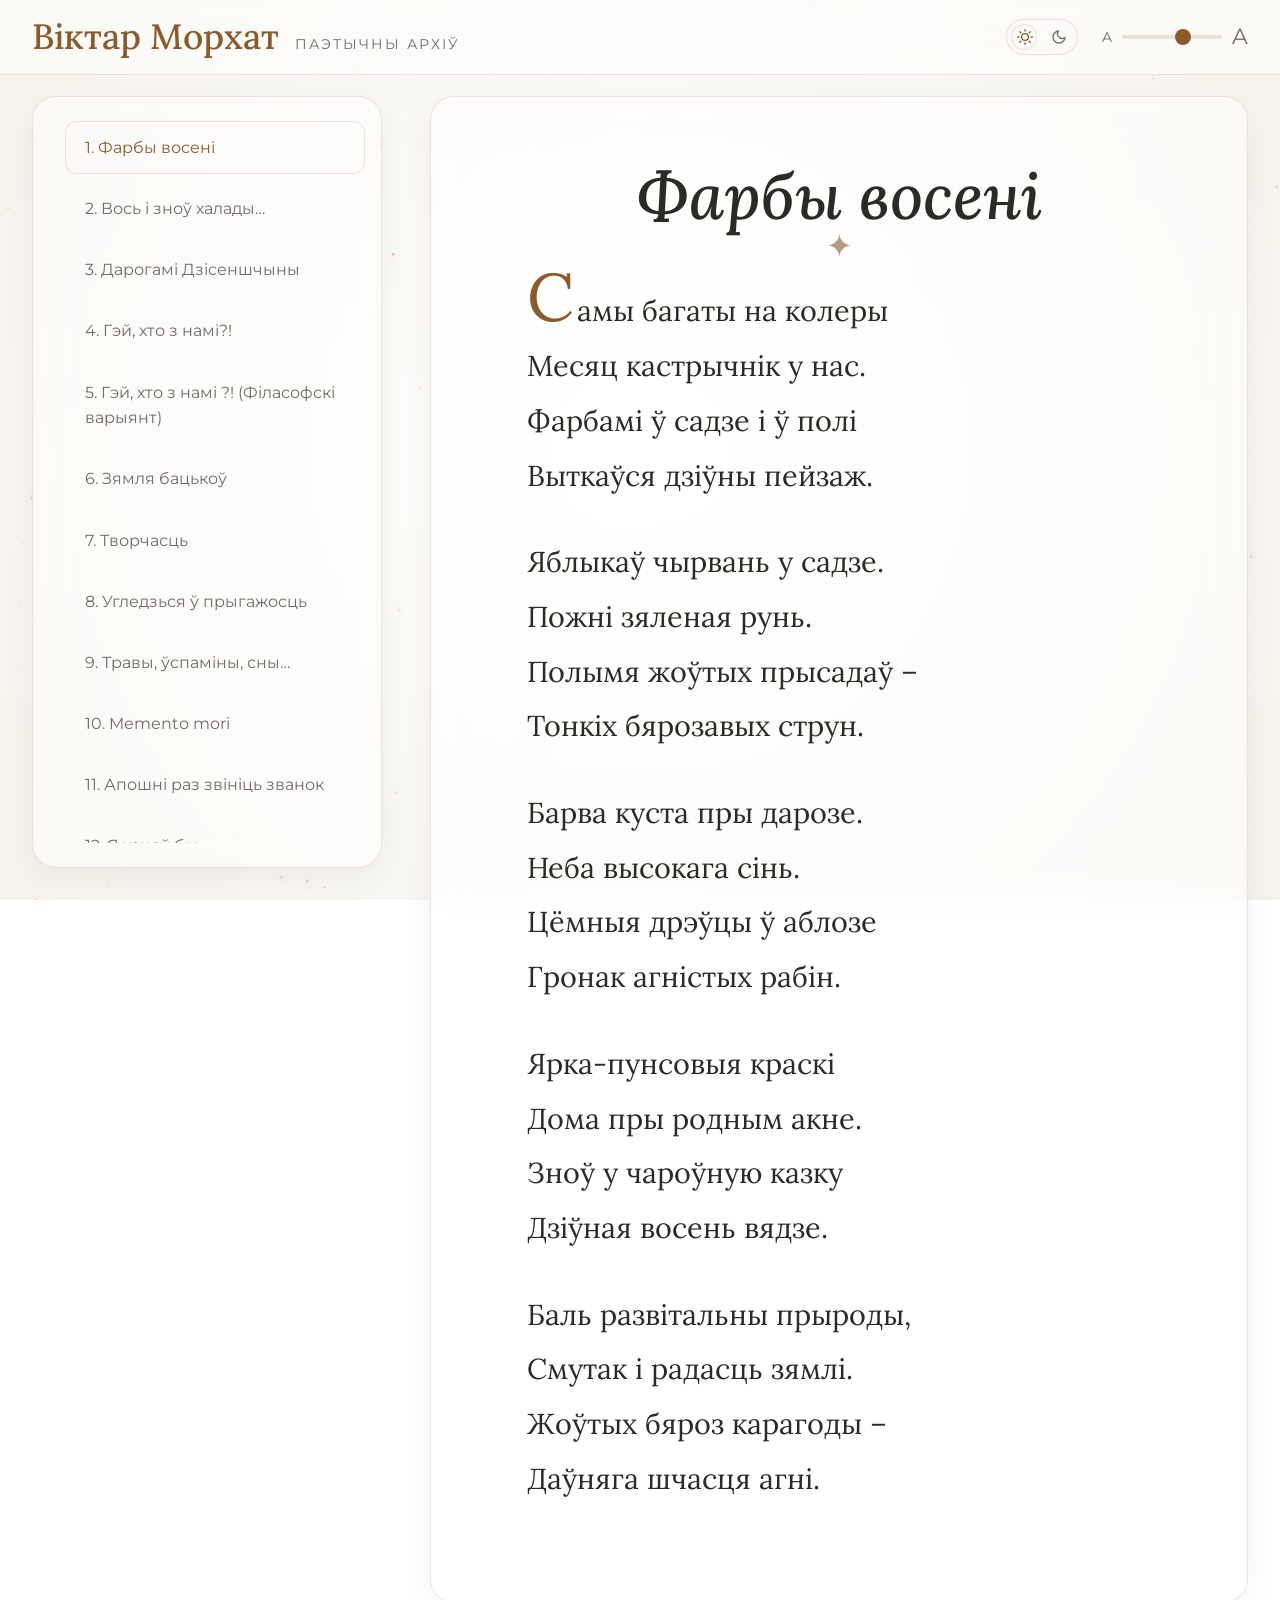
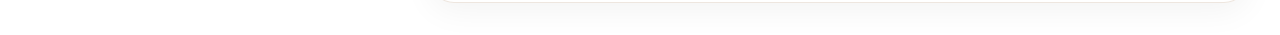
<file: index.html>
<!DOCTYPE html>
<html lang="be">
<head>
    <meta charset="UTF-8">
    <meta name="viewport" content="width=device-width, initial-scale=1.0">
    <title>Віктар Морхат - Вершы</title>
    <!-- Google Fonts -->
    <link rel="preconnect" href="https://fonts.googleapis.com">
    <link rel="preconnect" href="https://fonts.gstatic.com" crossorigin>
    <link href="https://fonts.googleapis.com/css2?family=Lora:ital,wght@0,400;0,500;1,400;1,500&family=Montserrat:wght@300;400;500;600&display=swap" rel="stylesheet">
    <style>
:root {
    /* Night Theme Variables (Default) */
    --bg-color: #0b0c10;
    --text-primary: #e0e6ed;
    --text-secondary: #a0aab2;
    --accent: #d4af37; /* Gold */
    --glass-bg: rgba(20, 22, 28, 0.6);
    --glass-border: rgba(255, 255, 255, 0.08);
    --glass-shadow: 0 8px 32px 0 rgba(0, 0, 0, 0.37);
    --bg-gradient: radial-gradient(circle at center, #1b202c 0%, #0b0c10 100%);
    --particle-color: 255, 255, 255; /* Stars */
}

body.theme-day {
    /* Day Theme Variables */
    --bg-color: #f5f2eb;
    --text-primary: #2c2a26;
    --text-secondary: #6e6b66;
    --accent: #8b5a2b; /* Warm brown/gold */
    --glass-bg: rgba(255, 255, 255, 0.5);
    --glass-border: rgba(139, 90, 43, 0.15);
    --glass-shadow: 0 8px 32px 0 rgba(0, 0, 0, 0.05);
    --bg-gradient: radial-gradient(circle at center, #ffffff 0%, #f5f2eb 100%);
    --particle-color: 235, 175, 175; /* Petals/flowers */
}

* {
    margin: 0;
    padding: 0;
    box-sizing: border-box;
}

body {
    font-family: 'Montserrat', sans-serif; /* For UI */
    color: var(--text-primary);
    min-height: 100vh;
    overflow-x: hidden;
    line-height: 1.6;
    transition: background-color 1s ease, color 1s ease;
}

.bg-overlay {
    position: fixed;
    top: 0;
    left: 0;
    width: 100vw;
    height: 100vh;
    z-index: -2;
    background: var(--bg-gradient);
    transition: opacity 1s ease, background 1s ease;
}

/* Background Particles Animation */
.particles-bg {
    position: fixed;
    top: 0;
    left: 0;
    width: 100vw;
    height: 100vh;
    z-index: -1;
    pointer-events: none;
    background: transparent;
}

/* Top Header Elements */
.top-header {
    display: flex;
    padding: 1rem 2rem;
    background: var(--glass-bg);
    backdrop-filter: blur(16px);
    -webkit-backdrop-filter: blur(16px);
    border-bottom: 1px solid var(--glass-border);
    align-items: center;
    justify-content: space-between;
    position: fixed;
    top: 0;
    left: 0;
    width: 100%;
    z-index: 1000;
    gap: 1rem;
    box-sizing: border-box;
}

.header-left, .header-right {
    display: flex;
    align-items: center;
    gap: 1.5rem;
}

.header-brand {
    display: flex;
    flex-direction: row;
    align-items: baseline;
    gap: 1rem;
}

.mobile-title {
    font-family: 'Lora', serif;
    font-size: 2.2rem;
    color: var(--accent);
    font-weight: 500;
    margin: 0;
    line-height: 1.2;
    white-space: nowrap;
}

.header-subtitle {
    font-size: 0.85rem;
    color: var(--text-secondary);
    text-transform: uppercase;
    letter-spacing: 2px;
    margin: 0;
}

.mobile-font-control {
    margin: 0;
}

.mobile-font-control input[type="range"] {
    width: 100px;
}

.menu-toggle {
    background: transparent;
    border: none;
    color: var(--text-primary);
    cursor: pointer;
    padding: 0.5rem;
    display: none;
    align-items: center;
    justify-content: center;
}

.mobile-overlay {
    position: fixed;
    top: 0;
    left: 0;
    width: 100vw;
    height: 100vh;
    background: rgba(0, 0, 0, 0.5);
    z-index: 90;
    opacity: 0;
    visibility: hidden;
    transition: opacity 0.3s ease, visibility 0.3s ease;
}

.mobile-overlay.active {
    opacity: 1;
    visibility: visible;
}

/* Layout */
.layout {
    display: flex;
    max-width: 1600px;
    margin: 0 auto;
    padding: 2rem;
    padding-top: 6rem;
    gap: 3rem;
    min-height: 100vh;
}

/* Sidebar */
.sidebar {
    flex: 0 0 350px;
    background: var(--glass-bg);
    backdrop-filter: blur(16px);
    -webkit-backdrop-filter: blur(16px);
    border: 1px solid var(--glass-border);
    border-radius: 24px;
    padding: 1.5rem 1rem 1.5rem 1.5rem;
    box-shadow: var(--glass-shadow);
    display: flex;
    flex-direction: column;
    height: calc(100vh - 8rem);
    position: sticky;
    top: 6rem;
    transition: all 1s ease;
}

/* Theme Toggle Switch */
.theme-toggle {
    position: relative;
    background: rgba(255, 255, 255, 0.03);
    border: 1px solid var(--glass-border);
    cursor: pointer;
    padding: 0.4rem 0.6rem;
    border-radius: 30px;
    display: inline-flex;
    align-items: center;
    justify-content: space-between;
    width: 72px;
    height: 36px;
    transition: all 0.3s ease;
}

.theme-toggle .icon-sun,
.theme-toggle .icon-moon {
    width: 16px;
    height: 16px;
    z-index: 2;
    transition: all 0.3s ease;
}

.theme-toggle .icon-sun {
    color: var(--accent);
}

.theme-toggle .icon-moon {
    color: var(--text-secondary);
}

.theme-toggle .toggle-slider {
    position: absolute;
    top: 4px;
    left: 4px;
    width: 26px;
    height: 26px;
    background: rgba(255, 255, 255, 0.08);
    border: 1px solid var(--glass-border);
    border-radius: 50%;
    transition: transform 0.3s cubic-bezier(0.4, 0.0, 0.2, 1);
    z-index: 1;
}

body.theme-night .theme-toggle .toggle-slider {
    transform: translateX(36px);
}

body.theme-night .theme-toggle .icon-sun {
    color: var(--text-secondary);
}

body.theme-night .theme-toggle .icon-moon {
    color: var(--accent);
}

.theme-toggle:hover .toggle-slider {
    background: rgba(255, 255, 255, 0.15);
}

/* Font Size Control */
.font-control {
    display: flex;
    align-items: center;
    justify-content: center;
    gap: 10px;
    color: var(--text-secondary);
}

.font-control input[type="range"] {
    -webkit-appearance: none;
    width: 100px;
    height: 4px;
    background: var(--glass-border);
    border-radius: 2px;
    outline: none;
}

.font-decrease, .font-increase {
    cursor: pointer;
    user-select: none;
    transition: color 0.2s ease;
}

.font-decrease:hover, .font-increase:hover {
    color: var(--accent);
}

.font-control input[type="range"]::-webkit-slider-thumb {
    -webkit-appearance: none;
    width: 16px;
    height: 16px;
    border-radius: 50%;
    background: var(--accent);
    cursor: pointer;
    transition: transform 0.2s;
}

.font-control input[type="range"]::-webkit-slider-thumb:hover {
    transform: scale(1.2);
}

.poem-nav {
    flex-grow: 1;
    overflow-y: auto;
}

.poem-nav::-webkit-scrollbar {
    width: 4px;
}
.poem-nav::-webkit-scrollbar-thumb {
    background: var(--glass-border);
    border-radius: 4px;
}

.nav-list {
    list-style: none;
    display: flex;
    flex-direction: column;
    gap: 1.5rem;
}

.nav-category {
    border-bottom: 1px solid rgba(255, 255, 255, 0.05);
    padding-bottom: 1rem;
}

.nav-category summary {
    cursor: pointer;
    font-size: 1.1rem;
    font-family: 'Lora', serif;
    font-weight: 500;
    color: var(--text-primary);
    margin-bottom: 0.8rem;
    padding: 0.5rem 0;
    transition: color 0.3s ease;
    list-style: none; /* Hide default arrow in some browsers */
    display: flex;
    justify-content: space-between;
    align-items: center;
}

.nav-category summary::-webkit-details-marker {
    display: none; /* Hide default arrow in WebKit */
}

.nav-category summary::after {
    content: '▾';
    font-size: 1.2rem;
    color: var(--accent);
    transition: transform 0.3s ease;
}

.nav-category[open] summary::after {
    transform: rotate(-180deg);
}

.nav-category summary:hover {
    color: var(--accent);
}

.nav-category-list {
    list-style: none;
    display: flex;
    flex-direction: column;
    gap: 0.5rem;
    padding-left: 0.5rem;
}

.nav-item a {
    text-decoration: none;
    color: var(--text-secondary);
    font-size: 1rem;
    padding: 0.8rem 1.2rem;
    display: block;
    border-radius: 12px;
    transition: all 0.3s ease;
    border: 1px solid transparent;
}

.nav-item a:hover {
    background: rgba(255, 255, 255, 0.05);
    color: var(--text-primary);
    transform: translateX(5px);
}

.nav-item.active a {
    background: rgba(255, 255, 255, 0.08);
    color: var(--accent);
    border: 1px solid var(--glass-border);
}

/* Main Content */
.main-content {
    flex: 1;
    display: flex;
    flex-direction: column;
    gap: 2rem;
}

.poem-card {
    background-color: var(--glass-bg);
    backdrop-filter: blur(16px);
    -webkit-backdrop-filter: blur(16px);
    border: 1px solid var(--glass-border);
    border-radius: 24px;
    padding: 4rem 6rem;
    box-shadow: var(--glass-shadow);
    transition: all 1s ease;
    opacity: 1;
    transform: translateY(0);
}

.poem-card.fading {
    opacity: 0;
    transform: translateY(15px);
    transition: opacity 0.5s ease, transform 0.5s ease;
}

.poem-header {
    text-align: center;
    margin-bottom: 4rem;
    position: relative;
    z-index: 1;
}

.poem-header::after {
    content: '✦';
    position: absolute;
    bottom: -2.5rem;
    left: 50%;
    transform: translateX(-50%);
    color: var(--accent);
    font-size: 2rem;
    opacity: 0.6;
    transition: color 1s ease;
}

.poem-header {
    text-align: center;
    margin-bottom: 2rem;
}

.poem-title {
    font-family: 'Lora', serif;
    font-size: 4rem; /* Large size from V2 */
    font-weight: 500;
    color: var(--text-primary);
    margin-bottom: 0.5rem;
    line-height: 1.1;
    font-style: italic;
    transition: color 1s ease;
}

.poem-subtitle {
    font-family: 'Lora', serif;
    font-size: 2rem;
    font-style: italic;
    color: var(--text-secondary);
    font-weight: 400;
    transition: color 1s ease;
}

.poem-epigraph {
    font-style: italic;
    text-align: right;
    font-size: 1.3rem;
    color: var(--text-secondary);
    opacity: 0.9;
    margin-top: 2rem;
    margin-bottom: 2rem;
    margin-left: auto;
    width: auto;
    max-width: 90%;
    border-right: 2px solid var(--accent);
    padding-right: 1.5rem;
    line-height: 1.6;
}

.poem-footnotes {
    font-family: 'Lora', serif;
    font-style: italic;
    font-size: 1rem;
    color: var(--text-secondary);
    opacity: 0.8;
    border-top: 1px solid var(--glass-border);
    padding-top: 1.5rem;
    margin-top: 3rem;
    line-height: 1.6;
    text-align: left;
}

.poem-body {
    font-family: 'Lora', serif; /* Font from V3 */
    font-size: var(--poem-font-size, 1.8rem);
    line-height: 1.9;
    color: var(--text-primary);
    max-width: 800px;
    margin: 0 auto;
    transition: color 1s ease, font-size 0.2s ease;
}

.stanza.part-number {
    font-family: 'Lora', serif;
    font-style: italic;
    color: var(--accent);
    text-align: center;
    margin-top: 3rem;
    margin-bottom: 1.5rem;
}

.stanza {
    margin-bottom: 2rem;
}

.stanza.indented {
    margin-left: 3rem;
}
.stanza {
    white-space: pre-line;
}

/* Raised Cap instead of Drop Cap */
.stanza:first-child::first-letter {
    font-size: 4.2rem;
    color: var(--accent);
    font-weight: 400;
    line-height: 1;
    margin-right: 0.2rem;
}

.poem-footer {
    text-align: right;
    margin-top: 4rem;
    font-style: italic;
    color: var(--text-secondary);
    font-family: 'Montserrat', sans-serif;
    font-size: 1.2rem;
    transition: color 1s ease;
}

.poem-date {
    text-align: right;
    margin-top: 2rem;
    font-style: italic;
    color: var(--text-secondary);
    font-family: 'Montserrat', sans-serif;
    font-size: 1.1rem;
    opacity: 0.8;
}

/* Responsive */
@media (max-width: 1200px) {
    .layout {
        gap: 2rem;
    }
}

@media (max-width: 900px) {
    .menu-toggle {
        display: flex;
    }
    .header-brand {
        flex-direction: column;
        align-items: flex-start;
        gap: 0;
    }
    .mobile-title {
        font-size: 1.4rem;
        white-space: normal;
    }
    .header-subtitle {
        display: none;
    }
    .top-header {
        padding: 0.8rem 0.5rem;
        gap: 0.5rem;
    }
    .header-left, .header-right {
        gap: 0.5rem;
    }
    .mobile-font-control input[type="range"] {
        width: 60px;
    }
    
    .layout {
        flex-direction: column;
        padding: 5rem 1.5rem 1.5rem 1.5rem;
    }
    
    /* Mobile Sidebar - Off-canvas */
    .sidebar {
        position: fixed;
        top: 0;
        left: -100%;
        width: 320px;
        height: 100vh;
        z-index: 100;
        border-radius: 0;
        border: none;
        border-right: 1px solid var(--glass-border);
        box-shadow: 5px 0 20px rgba(0,0,0,0.3);
        margin: 0;
        padding: 6rem 1.5rem 2rem 1.5rem;
        transition: left 0.3s ease;
    }
    
    .sidebar.open {
        left: 0;
    }
    
    .poem-card {
        padding: 2.5rem;
    }
    
    .poem-title {
        font-size: 2.8rem;
    }
    
    .poem-subtitle {
        font-size: 1.5rem;
    }
    
    .poem-body {
        /* font-size controlled by CSS var */
    }
    
    .stanza:first-child::first-letter {
        font-size: 4rem;
    }
}

@media (max-width: 600px) {
    .poem-card {
        padding: 1.5rem;
    }
    .poem-title {
        font-size: 2.2rem;
    }
    .poem-subtitle {
        font-size: 1.2rem;
    }
    .drop-cap {
        font-size: 3rem;
        padding-right: 0.5rem;
    }
    .drop-cap::after {
        font-size: 0.8rem;
        top: -5px;
    }
    .stanza.part-number {
        font-size: 1.5rem;
    }
    .poem-epigraph {
        font-size: 0.95rem;
    }
    .poem-date {
        font-size: 1rem;
    }
    .poem-footnotes {
        font-size: 0.9rem;
    }
}

</style>
</head>
<body class="theme-day">
    <!-- Background Canvas for dynamic particles -->
    <canvas id="particles-canvas" class="particles-bg"></canvas>
    
    <!-- Background Overlay for dynamic gradients -->
    <div id="bg-overlay" class="bg-overlay"></div>

    <!-- Global Header -->
    <header class="top-header">
        <div class="header-left">
            <button id="menu-toggle" class="menu-toggle" aria-label="Адкрыць меню">
                <svg xmlns="http://www.w3.org/2000/svg" width="28" height="28" viewBox="0 0 24 24" fill="none" stroke="currentColor" stroke-width="2" stroke-linecap="round" stroke-linejoin="round"><line x1="3" y1="12" x2="21" y2="12"></line><line x1="3" y1="6" x2="21" y2="6"></line><line x1="3" y1="18" x2="21" y2="18"></line></svg>
            </button>
            <div class="header-brand">
                <h1 class="mobile-title">Віктар Морхат</h1>
                <p class="header-subtitle">Паэтычны архіў</p>
            </div>
        </div>
        <div class="header-right">
            <button id="theme-toggle" class="theme-toggle" aria-label="Пераключыць тэму">
                <div class="toggle-slider"></div>
                <svg class="icon-sun" xmlns="http://www.w3.org/2000/svg" width="24" height="24" viewBox="0 0 24 24" fill="none" stroke="currentColor" stroke-width="2" stroke-linecap="round" stroke-linejoin="round"><circle cx="12" cy="12" r="5"></circle><line x1="12" y1="1" x2="12" y2="3"></line><line x1="12" y1="21" x2="12" y2="23"></line><line x1="4.22" y1="4.22" x2="5.64" y2="5.64"></line><line x1="18.36" y1="18.36" x2="19.78" y2="19.78"></line><line x1="1" y1="12" x2="3" y2="12"></line><line x1="21" y1="12" x2="23" y2="12"></line><line x1="4.22" y1="19.78" x2="5.64" y2="18.36"></line><line x1="18.36" y1="5.64" x2="19.78" y2="4.22"></line></svg>
                <svg class="icon-moon" xmlns="http://www.w3.org/2000/svg" width="24" height="24" viewBox="0 0 24 24" fill="none" stroke="currentColor" stroke-width="2" stroke-linecap="round" stroke-linejoin="round"><path d="M21 12.79A9 9 0 1 1 11.21 3 7 7 0 0 0 21 12.79z"></path></svg>
            </button>
            <div class="font-control mobile-font-control" aria-label="Памер шрыфта">
                <span class="font-decrease" style="font-size: 0.9rem">A</span>
                <input type="range" class="font-slider" min="0.8" max="2.4" step="0.1" value="1.8" aria-label="Рэгуляваць памер шрыфта">
                <span class="font-increase" style="font-size: 1.4rem">A</span>
            </div>
        </div>
    </header>

    <!-- Mobile Overlay -->
    <div id="mobile-overlay" class="mobile-overlay"></div>

    <div class="layout">
        <!-- Sidebar Navigation -->
        <aside class="sidebar" id="sidebar">
            
            <nav class="poem-nav">
                <ul class="nav-list" id="poem-list">
                    <!-- Nav items will be generated by JS -->
                </ul>
            </nav>
        </aside>

        <!-- Main Content -->
        <main class="main-content">
            <article class="poem-card" id="poem-wrapper">
                <header class="poem-header">
                    <h2 class="poem-title" id="poem-title"></h2>
                    <h3 class="poem-subtitle" id="poem-subtitle"></h3>
                    <div class="poem-epigraph" id="poem-epigraph"></div>
                </header>
                
                <div class="poem-body" id="poem-body">
                    <!-- Poem content will be injected by JS -->
                </div>
                <div class="poem-date" id="poem-date"></div>
                <div class="poem-footnotes" id="poem-footnotes"></div>
            </article>
        </main>
    </div>

    <script>
const categories = [
    {
        "title": "Лірычныя",
        "poems": [
            {
                "title": "Фарбы восені",
                "subtitle": "",
                "epigraph": "",
                "text": "Самы багаты на колеры\nМесяц кастрычнік у нас.\nФарбамі ў садзе і ў полі\nВыткаўся дзіўны пейзаж.\n\nЯблыкаў чырвань у садзе.\nПожні зяленая рунь.\nПолымя жоўтых прысадаў –\nТонкіх бярозавых струн.\n\nБарва куста пры дарозе.\nНеба высокага сінь.\nЦёмныя дрэўцы ў аблозе\nГронак агністых рабін.\n\nЯрка-пунсовыя краскі\nДома пры родным акне.\nЗноў у чароўную казку\nДзіўная восень вядзе.\n\nБаль развітальны прыроды,\nСмутак і радасць зямлі.\nЖоўтых бяроз карагоды –\nДаўняга шчасця агні.",
                "date": "",
                "footnotes": ""
            },
            {
                "title": "Вось і зноў халады…",
                "subtitle": "",
                "epigraph": "",
                "text": "Вось і зноў халады… Над палямі маўклівымі\nЖуравоў клін самотны у вырай плыве.\nПрацінае душу адчуванне шчымлівае:\nНа іх крылах сплываюць апошнія мроі мае…\n\nВыпадкова прыходзім мы ў свет гэты белы,\nАбжываем яго паччуццём трапяткім.\nА ў юнацтве пасля называем ўжо смела\nГэты свет непаўторным, адзіным, сваім.\n\nМаладыя гады абяцаюць так многа…\nУсё хочацца бачыць у полымі зор.\nХоць адорыць жыццё нас і скупа і строга,\nЗастануцца жаданымі воля, надзея, прастор.\n\nСаграваюць душу нам іскрынкі надзеі,\nШто зайграюць фанфары ў часы перамог,\nШто дасць лёс нам узлёт, вышыню і падзеі,\nІ бязмежную волю шчаслівых дарог.\n\nПралятаюць гады. Іх пражыта нямала.\nЗа смугою гадоў наш юнацкі парог.\nДзякуй лёсу за ўсё, і прасі, каб душа не праспала\nВышыню, і узлёт, і бязмежную волю дарог.\n\nАдыйшло, адцвіло, адарвалася крыгай,\nМнога мараў заглухла ў чаканні пустым…\nЧас збірацца і нам ў недалёкі ўжо вырай.\nЦягам часу мы сыйдзем туды па адным…\n\nВось і зноў халады… Над палямі маўклівымі\nЖуравоў клін самотны у вырай плыве.\nПрацінае душу адчуванне шчымлівае:\nАдплываюць у вечнасць спадзевы мае…",
                "date": "",
                "footnotes": ""
            },
            {
                "title": "Дарогамі Дзісеншчыны",
                "subtitle": "",
                "epigraph": "",
                "text": "Высокае неба над намі,\nЎ ім сонца, аблокі, прастор.\nІмчым мы крутымі шляхамі,\nІ неба нам сёння – шацёр.\n\nБяскрайнія побач абшары.\nУ квецені буйнай зямлля.\nКустоўя зялёныя хмары,\nІ сініх лясоў паласа.\n\nСады, палісаднікі, хаты\nВясёлкавым ззяюць агнём.\nНапэўна, як госці, прыняты\nБылі б мы тут кожнным дваром.\n\nІ хоць нетаропка, ды вечна\nПлыве побач з намі Дзісна.\nДа мора імкнецца спрадвечна\nЛюбімай радзімы рака.\n\nА лёсы людзей майго краю,\nЯкія жывуць сярод нас…\nГісторыі кнігу чытаем,\nЯк чуем іх просты расказ.\n\nГісторыя робіцца блізкай,\nАхвяры, героі яе…\nНам прзвішчы на абелісках –\nСуровы ўспамін аб вайне…\n\nНашчадкі былых пакаленняў,\nНам спадчынай гэта зямля!\nМацнее ў душы пакланенне,\nСвятыняй нам будзе яна.",
                "date": "",
                "footnotes": ""
            },
            {
                "title": "Гэй, хто з намі?!",
                "subtitle": "",
                "epigraph": "",
                "text": "Нехта едзе на мора,\nНехта ў лес па грыбы.\nМы з сябрамі – на ровар,\nІ далей ад нуды!\n\nЯркай стужкай дарога\nПерад намі бяжыць,\nНезвычайнага многа\nАбяцае адкрыць\n\nТут за кожным пагоркам\nНовы край-далягляд.\nВечаровая зорка\nНас не верне назад.\n\nНехта едзе на мора,\nНехта ў лес па грыбы.\nМы з сябрамі – на ровар,\nІ далей ад нуды!\nГэй, хто з намі?! –\nНа ровар –\nІ далей ад нуды!",
                "date": "",
                "footnotes": ""
            },
            {
                "title": "Гэй, хто з намі ?! (Філасофскі варыянт)",
                "subtitle": "",
                "epigraph": "Варыянт другі, пашыраны, філасофскі",
                "text": "\nНехта едзе на мора,\nНехта ў лес па грыбы.\nМы з сябрамі – на ровар,\nІ далей ад нуды!\n\nЯркай стужкай дарога\nПерад намі бяжыць,\nНезвычайнага многа\nАбяцае адкрыць\n\nТут за кожным пагоркам\nНовы край-далягляд.\nВечаровая зорка\nНас не верне назад.\n\nНехта едзе на мора,\nНехта ў лес па грыбы.\nМы з сябрамі – на ровар,\nІ далей ад нуды!\nГэй, хто з намі? –\nНа ровар –\nІ далей ад нуды!\n\nАд застою-запою\nШэрай шэрасці дзён\nМы сваёй галавою\nПаратунак найдзём.\n\nАд экранных “пападаў”\nІ халтуры-маны\nХай ратуе нас праўда,\nЛес, дарога, сябры.\n\n\nАд занудлівых спрэчак,\nАд “цэ. у “ на штодзень\nДа чароўных да рэчак\nМчым каторы ўжо дзень.\n\nНехта едзе на мора,\nНехта ў лес па грыбы.\nМы з сябрамі – на ровар,\nІ далей ад нуды!\n\nМожа хто ў Дон-Кіхоты\nХоча нас запісаць?\nГэтай славы высокай\nСцяг гатовы узняць.\n\nНе часовай карысці\nВыпадковых выгод!\nДа вышэйшых мы ісцін\nПачынаем паход.\n\nНехта едзе на мора,\nНехта ў лес па грыбы,\nМы з сябрамі – на ровар,\nІ далей ад нуды!\n\nГэй, хто з намі? -\nНа ровар -\nІ далей ад нуды!",
                "date": "Чэрвень 2004 г., в. Зорка.",
                "footnotes": ""
            },
            {
                "title": "Зямля бацькоў",
                "subtitle": "",
                "epigraph": "500-годдзю Шаркаўшчыны прысвячаецца",
                "text": "Малая радзіма – дзяцінства зямля,\nМілейшага ў свеце не знаю!\nСваю цеплыню ты мне дорыш спаўна,\nА я цябе песняй вітаю.\n\nГэта зямля бацькоў\nСпадчынай нам застанецца.\nНад прыгажуняй Дзісной\nБыць нашай Шаркоўшчыне вечна!\n\nРупная праца маіх землякоў\nСлавай вядома ў народзе.\nПраца і творчасць…У душах бацькоў\nНеба з зямлёю у згодзе.\n\nУ лютых пажарах апошняй вайны,\nРатуючы свет і краіну,\nЖыццё баранілі мае землякі,\nЗагойвалі раны Радзімы.\n\nДарога у даль бяжыць,\nСонца глядзіцца у вочы.\nУ роднай старонцы нам жыць,\nБудуючы дом свій моцны.\n\nМова, і песня. І хлеб –\nЎсё нашае тут спрадвеку.\nГодны пакінуць след…\nШто трэба яшчэ чалавеку?\n\nГэта зямля бацькоў\nСпадчынай нам застанецца.\nНад прыгажуняй Дзісной\nБыць нашай Шаркоўшчыне вечна!",
                "date": "",
                "footnotes": ""
            },
            {
                "title": "Творчасць",
                "subtitle": "Санет",
                "epigraph": "Пачынаючы верш, паэт, як правіла, не ведае, чым\nён закончыцца, і часам бывае вельмі здзіўлены тым, што атрымалася, бо часта атрымоўваецца лепш, чым ён разлічваў, думка яго сягае далей…\nЗ Нобелеўскай лекцыі Іосіфа Бродскага.",
                "text": "Я не люблю у вершах даўжыні,\nЎ якой і сэнс, і думка  тоне.\nШматслоўе не заменіць глыбіні,\nХоць і прыдасць тварэнню від прыстойны.\n\nПарой здаецца, што мае радкі\nЎжо існуюць у сховішчах падземных,\nІ трэба выдаліць баласт з руды,\nКаб адрадзіўся верш, да часу патаемны.\n\nАдсекчы лішняе, як скульптар гаварыў,\nСкарбонку слоў праверыць пільна…\nЦярпенне мець, не кідаць у прарыў\nШкарлупкі вобразаў замшэла-пыльных…\n\nСапраўдны майстра там шэдэўр тварыў,\nДзе шмат хто адступаўся у бяссіллі.",
                "date": "",
                "footnotes": ""
            },
            {
                "title": "Угледзься ў прыгажосць",
                "subtitle": "Санет",
                "epigraph": "",
                "text": "\nПасля дажджу ў траве стракочуць конікі.\nАд дзённай спёкі ўратавалася трава.\nІ скачуць ў ёй зялёныя дуронікі,\nІм не баліць аб іншым галава.\n\nПчале ўжо не ляцець да кветак болей –\nПрацаўнікам няўдзячны сёння выпаў лёс.\nНа час які камбайн спыніўся ў полі,\nУ некага пракос ля рэчкі не дасох.\n\nНа сёння ўсё. Адкінь жа звычны клопат.\nАле не закрывай прытомленых павек.\nУгледзься ў прыгажосць, бо ты ж не робат,\nІрвіся з шэрасці будзённай, чалавек!\n\nЗ прыродай нашаю пабудзь ты гэтым часам…\nА днямі для работ цябе адорыць век.",
                "date": "",
                "footnotes": ""
            },
            {
                "title": "Травы, ўспаміны, сны…",
                "subtitle": "",
                "epigraph": "",
                "text": "Доўгія цёмныя цені\nКрэсляць зялёны луг.\nСонечных блёсткаў адценні\nТвораць чароўны круг.\n\nЛетняга вечара ціша.\nСонца ля дальняй мяжы.\nВетрык лагодны калыша\nТравы, ўспаміны, сны…\n\nЎсё гарманічна і проста,\nСветлай спавіта тугой:\nДзён нашых тайныя кросны\nДораць нам зрэдку спакой.\n\nКажуць, што ўсё паўтараецца,\nНедзе ўсплыве праз гады…\nХай і тады так злучаецца:\nТравы… Ўспаміны… Сны…",
                "date": "Верасень 2006 г.",
                "footnotes": ""
            },
            {
                "title": "Memento mori",
                "subtitle": "альбо Чаму не хоча паміраць беларус",
                "epigraph": "",
                "text": "Нават дзіўна: чакаю вечара\nЗ аксамітным зорным агнём,\nБыццам мне не хапае нечага\nГэтым жнівеньскім ясным днём.\n\nТам, далёка, ў касмічных высях\nПаляванне пачнуць Стральцы,\nІ Мядзведзіцы ў зорны прысак\nЗноў апусцяць свае каўшы.\n\nА з бясконцай Чумацкай Дарогі\nДанясецца зноў скрып палазоў –\nНевыказныя зыкі трывогі,\nАдгалоссе загадкавых слоў.\n\nНас завуць да сябе нашы продкі,\nЗапрашаюць у Вырай свой.\nІ штоночы іх сані-лодкі\nПрыплываюць за нечай душой.\n\nЯ яшчэ не магу, пачакайце,\nБолей часу мне мерыў лёс!..\nБацька, маці, даўжэй затрымайце\nЛя сябе майго лёсу воз…\n\nЛуг ля рэчкі яшчэ не скошаны,\nІ ля дома работы ёсць…\nВось на ганку прыступкі зношаны,\nА праз тыдзень у хату госць…\n\nНе трыбун, не палітык па званні,\nСвет не ўбачыць даўгоў маіх.\nАле ёсць і ў мяне абяцанні\nДля радні і сяброў сваіх…\n\nЦі пражыў я сваё, ці нацешыўся\nТым, што ў марах і ў планах было?\nІ ці здолеў я ўсіх усцешыць,\nШто са мною ішлі праз жыццё?\n\nЯ яшчэ не паспеў, пачакайце!\nБолей часу мне мерыў лёс…\nБацька, маці, даўжэй затрымайце\nЛя сябе мой апошні воз!\n\nСёння ўсё-ткі не збочыў з Дарогі,\nНе дайшоў той абоз да мяне…\nЗорка-знічка маёй трывогі\nДагарае ў рачной вадзе…\n\nЗрэдку думаем мы аб смерці\n( На зямлі ж нам не вечна быць! ),\nНе таму, каб спакойна памерці,\nДля таго, каб прыстойна жыць.",
                "date": "2005 г.",
                "footnotes": "Memento mori (лац.) – Помні аб смерці. Лацінскі выраз з сэнсам: помні аб смерці, каб прыстойна жыць.\nСтралец(Стральцы), Мядзведзіцы – нябесныя сузор’і.\nЧумацкі Шлях – народная назва Млечнага Шляху.\nВырай – у беларускай міфалагічнай традыцыі – старажытная назва раю і райскага сусветнага дрэва, у вяршынях якога жывуць птушкі і душы памерлых."
            },
            {
                "title": "Апошні раз звініць званок",
                "subtitle": "",
                "epigraph": "Дачцэ Марыі і яе аднакласнікам, выпускнікам 2007 г.,                               прысвячаецца.",
                "text": "Ўсё пачынаецца са школ:\nЖыцця пазнанне і дарогі\nЎ шырокі свет, які вакол,\nЎ якім надзеі і трывогі.\n\nА сілу крылаў, каб ўзляцець,\nДала вам школа.\nЗапомні ж школьных клёнаў медзь,\nСяброўства кола.\n\nЗапомні ты як дом другі\nУ Зорцы школу –\nКуточак родны, дарагі\nЎ жыцця прасторах.\n\nБо пачынаецца са школ\nЖыцця пазнанне і дарогі\nЎ шырокі свет, які вакол,\nЎ якім надзеі і трывогі.\n\nШырокі свет хай стрэне вас\nНе цёмнай хмарай,\nДабром сустрэне ў добры час\nІ здзейсніць мары.\n\nДля вас у вашым класе.\nДы не канчаецца урок,\nЁн доўжыцца у часе…\n\nБо пачынаецца са школ\nЖыццё, надзеі і трывогі,\nШырокі свет, які вакол,\nЎ якім шчаслівыя дарогі.",
                "date": "",
                "footnotes": ""
            },
            {
                "title": "Я хацеў бы…",
                "subtitle": "",
                "epigraph": "",
                "text": "Мы ідзём па размечанай трасе.\nШлях памечаны лентай гадоў.\nЯ хацеў бы згубіцца у часе,\nКаб сустрэцца з табою ізноў…\n\nМы сяброўства цанілі высока,\nМы каханне умелі дарыць,\nІ да зорнай, да ночы глыбокай\nЯ хацеў бы з табой гаварыць…\n\nДы, на жаль, цягнікі так не ходзяць,\nСамалёты лятуць не туды…\nТолькі памяць, бывае, нас водзіць\nСном чароўным у тыя гады,\n\nДзе сяброўства цанілі высока,\nДзе каханне умелі дарыць,\nДзе да зорнай, да ночы глыбокай\nЯ хацеў бы з табой гаварыць …\n\nТам задумы і мары мы здзейснілі б,\nРазгадалі б галоўны сакрэт,\nІ жыццё, зноў жыццё напрадвесні,\nМы расквецілі б яснасцю мэт.\n\nМы ідзём па размечанай трасе,\nЗа плячыма ўжо многа гадоў…\nЯ хацеў бы згубіцца у часе,\nКаб сустрэцца з табою ізноў…\n\nПраз гады я хацеў бы пранесці\nЦеплынню тых  юначых гадоў…\nБыццам зноў мы з табой напрадвесні,\nНа парозе жыццёвых шляхоў.",
                "date": "",
                "footnotes": ""
            },
            {
                "title": "Мэтай узвысіў жыццё",
                "subtitle": "",
                "epigraph": "Вітольду Антонавічу Ермалёнку з Мёр і яго\nархеалагічна-краязнаўчаму клубу “Арганаўты мінулага”\nпрысвячаецца",
                "text": "\nДобра таму, хто здолеў\nМэтай узвысіць жыццё,\nШэрыя будні адолеў,\nСлова сказаў сваё.\n\nЯк арганаўтам праз моры\nТрэба было плысці,\nТрэба некаму зрушыць горы,\nКаб адкрыць, захаваць, знайсці.\n\nЎ курганах пахавана гісторыя\nКраю нашага за вякі.\nТут славутых падзей тэрыторыя\nІ няўдач ракавых камяні.\n\nРазбураць яшчэ трэба горы\nЗакарэлай чужой хлусні\nПра высокія нашы зоры\nІ спрадвечныя карані.\n\nЎ курганах, на архіўных паліцах,\nНа гарышчах сядзібаў старых\nСкарб галоўны таемна зіхціцца,\nАрганаўтаў чакае тваіх.\n\nХто ўжо зведаў шукальніка долю,\nЗразумее той слова маё:\nДобра таму, хто здолеў\nМэтай узвысіць жыццё.",
                "date": "2016 г., в. Зорка",
                "footnotes": ""
            },
            {
                "title": "Маладыя гады",
                "subtitle": "",
                "epigraph": "",
                "text": "Я прыеду сюды,\nКаб сустрэцца з сябрамі,\nКаб пазбыцца тугі,\nШто прыходзіць начнымі часамі.\n\nНашы шпаркія коні-гады\nПерабеглі ўжо рысу “за сорак”.\nМы цяпер ўжо не так, як тады,\nЎ маладыя гады,\nСустракаем свой ранішні золак.\n\nО, не так, як тады,\nЎ маладыя гады,\nКалі неба вышэй,\nКалі сонца ярчэй,\nА сяброўства мацней за выгоды.\n\nВечны клопат цяпер у жыцці\nПра сям’ю, і даўгі, і работу.\nПадрастаюць сыны…\nПадрастаюць сыны\nІ глядзяць на бацькоў ўжо звысоку,\nЯк калісьці і мы.\n\nЯк калісьці і мы\nУ свае маладыя гады,\nКалі неба вышэй,\nКалі сонца ярчэй,\nА сяброўства мацней за выгоды.\n\nІм сваёю дарогай ісці,\nПамыляцца, шукаць і знаходзіць…\nМы не будзем зайдросціць, сябры:\nХай шукаюць яны,\nХай знаходзяць яны,\nЯк калісьці і мы…\n\nЯк калісьці і мы\nУ свае маладыя гады,\nКалі неба вышэй,\nКалі сонца ярчэй,\nА сяброўства мацней за выгоды.",
                "date": "",
                "footnotes": ""
            },
            {
                "title": "Прыедзьце на сустрэчу!",
                "subtitle": "",
                "epigraph": "",
                "text": "Не шмат мінулага прыкмет,\nІ клопат іншы думкі поўніць.\nАле яшчэ не сцёрся след,\nЯшчэ усіх нас можна ўспомніць.\n\nКаб стала крышачку цяплей\nЎ студзёным свеце, -\nСяброўства з часам даражэй, –\nПрыедзьце на сустрэчу!\n\nСтамляе нас будзённы дзень,\nКалі жывём без мэты.\nХай дойдзе радасці прамень\nЗ чароўнай метай:\n\n“Сяброўства з часам даражэй –\nПрыедзьце на сустрэчу,\nКаб стала крышачку цяплей\nНа белым свеце…”\n\nУ многіх, мусіць, ўнукі ёсць,\nПавырасталі дзеці…\nСвайму юнацтву будзеш госць.\nПрыедзь жа на сустрэчу!\n\nХай стане крышачку цяплей\nНа гэтым свеце\nСяброўства з часам даражэй.\nПрыедзь жа на сустрэчу!",
                "date": "08. 12. 2004 г.",
                "footnotes": ""
            },
            {
                "title": "Роздум перад сустрэчай",
                "subtitle": "",
                "epigraph": "",
                "text": "Цягнік бяжыць праз ноч,\nПра штось такочуць колы.\nА сон злятае з воч,\nХоць цішыня ў вагоне.\n\n\tЗа вокнамі ізноў\n\tЗнаёмая дарога…\n\tПульсуе ў скронях кроў\n\tІ думак, думак многа…\n\nМайго юнацтва час\nЗвязаны з Мінскам.\nГадоў жалезны прас\n“Стрыжэ” даволі нізка.\n\n\tЁн з памяці людзей\n\t( Маёй таксама ),\n\tСцірае шмат падзей,\n\tРазмыта панарама…\n\nНа ёй пад прасам тым\nУсё не так дэтальна.\nНе кожны успамін\nГлядзіцца эпахальна.\n\n\tУмоўны знак-імя,\n\tБывае, сцёрты,\n\tНяма і назвы дня.\n\tІ дзён такіх – кагорты…\n\nНяўмольны час ляціць\n( Ну што тут зробіш! ).\nДай, памяць, аднавіць,\nШто ў яве не адродзіш…\n\n\tНаш родны інстытут\n\t( Віват і шанаванне! )\n\tНастаўніцкі маршрут\n\tАкрэсліў звышрэальна.\n\nУ кожнага быў ўзлёт,\nХвіліны дасягненняў,\nКрышылі страху лёд\nШчаслівыя імгненні.\n\n\tЖылі, як і бацькі,\n\tПад зоркай звычаёвай…\n\tЦі думаць мы маглі\n\tАб зменах эры новай?!\n\nШчаслівыя ўжо тым,\nШто кроў Чачні, Афгана\nРавеснікам маім\nЖыцця не перарвала.\n\n\tГаркотны прысмак ёсць:\n\tНе тое збудавалі,\n\tНа зломе дзвюх эпох\n\tЧужое падтрымалі…\n\nДзяўчаткі тых гадоў,\nНапэўна, ўжо бабулі.\nСыны хлапцоў-сяброў\nСвой, мусіць, маюць вулей…\n\n\tЗастаўся ж назаўжды\n\tЮнацтва водар.\n\tМне сняцца праз гады\n\tЛюбімых твараў вочы.\n\nЗа вокнамі ізноў\nЗнаёмая дарога.\nПульсуе ў скронях кроў\nІ  думак, думак многа…",
                "date": "2004 г., чэрвень",
                "footnotes": ""
            },
            {
                "title": "А мемуары з нечага пісаць…",
                "subtitle": "Санет лірычна-іранічны",
                "epigraph": "…и тратить мощь свою\nНа подвиг прозябанья…\nПоль Верлен",
                "text": "Мы не кляліся пакарыць сусвет\nІ клятваў Ганібальскіх не давалі.\nЗвычайнага жыцця някідкі след\nУ звычнай каляіне мы праклалі.\n\nПарой, бывае, воблачка тугі\nЖурбой сумніву сэрца сцісне:\nКаб зоркі іншыя і іншыя кругі,\nІнакшае з дурнот жыцця шукаў бы выйсце…\n\nДык хай даюць ацэнку старцы-мудрацы,\nШто судзяць ўсіх і ўсё так строга:\nСтаіць той дом, дзе выраслі сыны,\nІ дрэвы ёсць ля дома тога…\n\nА зоркі знеба не нам хапаць.\nТаму і мемуары з нечага пісаць…",
                "date": "2002 г.",
                "footnotes": ""
            },
            {
                "title": "Роздум пасля сустрэчы",
                "subtitle": "",
                "epigraph": "…и мало-помалу мне почему-то начинает казаться, что обо мне тоже вспоминают, меня ждут и что мы встретимся…\nА. П. Чехов « Дом с мезонином»",
                "text": "\nЛанцуг штодзённай звычнай справы,\nЛанцуг будзёншчыны і страт…\nІ гэтым колам, божа правы,\nЯк засланіўся далягляд!\n\nЖыцця ці многа застаецца,\nМы пачынаем ўжо старэць…\nІ кожны з нас цяпер імкнецца\nНа шлях свой пільна паглядзець,\n\nКаб ў тым жыцці, што засталося,\nЯкое можна нам дажыць,\nСабраць усё, што удалося\nНевыпадковае стварыць.\n\nБацькоўскі клопат, лёсы вучняў,\nЯкіх мы ставім на крыло…\nУ гэтым ўсім, без фразы гучнай,\nГарыць настаўніка жыццё.\n\nЯшчэ ў жыцці, што застаецца\n( “ У сувязі” ці “ без прычын” ),\nХай ціхім рэхам адгукнецца\nХоць выпадковы успамін.\n\nХоць мімалётна прыгадайце\nЖытло на вулцы Пушкароў,\nЎ альбомных здымках тых пазнайце,\nКаго ўзнялі у ранг сяброў.\n\nХвіліну часу адарвіце\n( Ну проста каб пагаварыць! ),\nІ тэлефончык набярыце\nЦі напішыце сябру ліст.\n\nШкада, што сем’ямі-дамамі\nНе давялося нам дружыць,\nХоць менавіта так з сябрамі\nАдзін сучаснік раіў жыць.\n\nІ ў тым жыцці, што застаецца\n( Хоць зменлівы і хісткі час ),\nХай ў дзецях, ў вучнях адаб’ецца\nЎсё лепшае, было што ў нас.\n\nТады жыццё, што застаецца\n( Ах, не вярнуцца нам назад! ),\nТабе па-добраму ўсміхнецца.\nІ прасвятліцца далягляд!",
                "date": "2004 г., жнівень",
                "footnotes": ""
            },
            {
                "title": "Аднакурсніца",
                "subtitle": "Санет  лірычны",
                "epigraph": "",
                "text": "Спасибо вам и сердцем и душой\nЗа наши не-гулянья под луной,\nЗа солнце не у нас над головами.\nМарина Цветаева\n\nВольга, Волечка, Оля, Олечка…\nКолькі ў словах чароўных “ О” !..\nНе змянілася ты ніколечкі,\nА рассталіся мы даўно.\n\nВольга, вабная і гарачая\nТварам, воблікам і душой…\nДзіўна мне, што гады юначыя\nНе спаліў я тады з табой…\n\nШчасця кропелькі не прасілі,\nНе шукалі дарогі адной,\nНе злучылі ў палёце крылы…\n\nТолькі ў тым ёсць цяпер супакой:\nШчасці два мы у свеце стварылі –\nТы з каханым, я з мілай сваёй.",
                "date": "27 чэрвеня 2004 г.",
                "footnotes": ""
            },
            {
                "title": "Люблю жыццё…",
                "subtitle": "",
                "epigraph": "",
                "text": "Люблю жыццё аддана і цярпліва,\nПра гэта многа слоў не трэба гаварыць.\nАдно шкада, што час ляціць імкліва,\nІ шмат чаго не ўдасца дарабіць.\n\nЦі, можа, гавару так па шаблону,\nА думкі устрывожаны другім?\nБыло ж калісь: вятры прыгнулі крону,\nІ я збаяўся, збочыў, адступіў…\n\nЖадаем і плануем вельмі многае.\nАле ў жыцці сваім ці вольны чалавек?\nНа кожны рух яго ёсць “суддзі строгія” –\nНачальнікі, суседзі, жорсткі век…\n\nТак і жывём, не ведаем ніколі,\nЧым станем мы на ростанях зямнных:\nСамотна-шэраю былінкай ў полі,\nЦі вішняй белай, радасцю для ўсіх.\n\nІ ўсё ж люблю жыццё аддана і цярпліва,\nПра гэта многа слоў не трэба гаварыць.\nІ шкода мне, што час ляціць імкліва,\nШто многае не ўдасца дарабіць…",
                "date": "",
                "footnotes": ""
            },
            {
                "title": "Рамесная вывучка і паэзія",
                "subtitle": "",
                "epigraph": "",
                "text": "Я недзе чытаў ў мемуарах,\nЯк сталы паэт “ М.Т. “\nХваліў сам сябе ў кулуарах,\nЦі можа на сходзе дзе:\n\n“ Маўляў, не губляе ён часу,\nА робіць грамадскі заказ\nІ, верачы ў партыю нашу,\nЛюструе ён смела час.\n\nА каб ўсё было больш надзейна,\nКаб знікнуў сумніву цень,\nТворыць у век свой спеўны\nНе меней трох вершаў ў дзень.\n\nВось так. І не трэба натхнення\nЦі нейкіх узлётаў душ.\nШукай толькі рыфм супадзення,\nНарошчвай ідэйны груз.\n\nМетафарай штось упрыгожыш,\nКалі застанецца час,\nЭпітэтам устрыножыш –\nІ вынесе ўсё Пегас!”\n\nІ вось, чытачам на пацеху,\nПраз горы і стэп плыве\nПаважна, вальяжна – не к спеху! –\nКанвеерны “МТЗ”…\n\n.  .  … .  ..  . .. …  ..  ..  ..  ..  ..  ..\nА я ўсёткі й зараз веру:\nНасуперак “гладкай страфе”\nПаэзія грукае ў дзверы,\n\nПаэзія ўсё ж жыве!",
                "date": "2005 г., 18 мая.",
                "footnotes": ""
            },
            {
                "title": "Шампанскага не піць!",
                "subtitle": "",
                "epigraph": "",
                "text": "Яшчэ й цяпер у нас ёсць показка старая:\n“ Без рызыкі жывеш – шампанскага не піць! “\nНу, а калі прасцей, то тут мараль такая:\nМаўляў, шампанскае вам трэба заслужыць.\n\nЗвычайны чалавек той службы пазбягае.\n“ Няма такіх дурных!” – гаворыць ён сабе.\nСярэдні чалавек на ўсё свой погляд мае.\nРазумны чалавек шампанскага не п’е!\n\nЗвычайны чалавек царэўны не жадае.\n“ Паўцарства за яе!” – яго па нервах б’е.\nСярэдні чалавек сваю каханку мае.\nРазумны чалавек шампанскага не п’е!\n\nЗвычайны чалавек на грошы не гуляе.\nСярэдні чалавек мільёнаў не крадзе.\nНа піва і сто грам сваё заўсёды мае.\nРазумны чалавек шампанскага не п’е!\n\nЗа працу медалёў не многа набірае,\nА граматы пустыя зусім не беражэ.\nСярэдні чалавек у цацкі не гуляе.\nРазумны чалавек шампанскага не п’е!\n\nУ мітынгах удзел звычайна не прымае –\nНе любіць ён, халуй яго як б’е.\nСярэдні чалавек куміраў не стварае.\nРазумнны чалавек шампанскага не п’е!\n\nХай некага ізноў у штопар ўсё зрывае,\nЗаплюшчыць вочы й да шампанскага імкне…\nСярэдні чалавек свой прынцып мае:\nЁн сам жыве і жыць другім дае!\n\nРазумны чалавек свой гонар мае:\nЯго з дарогі гэтай нішто ўжо не саб’е.\nНіякіх масак для сябе ніколі не шукае…\nНу, й пераможнага напою ніколі ён не п’е!..",
                "date": "2005 г., 6 мая",
                "footnotes": ""
            },
            {
                "title": "Восеньскі  роздум",
                "subtitle": "",
                "epigraph": "",
                "text": "Неяк крыху самотна\nУ асенняй глушы.\nЦіха падаюць кроплі\nТумановай расы.\n\nЛес яшчэ ўвесь зялёны…\nЖоўтым стане пасля –\nПазалоцяцца кроны,            і\nПачарнее зямля.\n\nАле восені знакі\nЁсць ў настроі душы:\nВосень ставіць адзнакі,\nЁй ацэнены мы.\n\nЧас спакойных ўспамінаў,\nБез журбы і тугі,\nПра той час, што ўжо мінуў\nУ пражытыя дні…\n\nАх, ці трэба саромецца,\nКалі к горлу – камяк,\nКалі раптам прымроіцца,\nШто ў жыцці ўсё не так…\n\nШто бядней усё склалася,\nЯк у марах было,\nІ не тое жадалася,\nШто давала жыццё…\n\nШто нязбыўнымі мары\nЗастаюцца заўжды,\nІ трывожнымі хмарамі\nЗаплываюць у сны.\n\nТы ратуй мяне, восень,\nЧысцінёю сваёй.\nДай ты, восені просінь,\nПрымірэння  спакой,\n\nРазумення той ісціны,\nШто заўсёды ў жыцці\nСпалучыць трэба існасц\nІдэала й зямлі.\n\nІдэальнае зоркаю\nСвеціць нам, і ў начы\nАсвятляе нам горкую\nНашу сцежку ў жыцці…",
                "date": "",
                "footnotes": ""
            },
            {
                "title": "Мая вера",
                "subtitle": "",
                "epigraph": "",
                "text": "Многа тых, хто заўсёды спрабуе\nБолей займець у жыцці:\n“Жорстка жыццё патрабуе\nМоцныя мець карані –\n\nГрошы, здароўе, работа,\nДом і пры доме усё…”\nЗайдрасці шпількі, згрызоты,\nВечных клапот насланнё…\n\nЖырам душа абрастае,\nХочацца жыць, “як усе”…\nТак пакрысе і губляем\nМы ўсе святыні свае.\n\nПошасць чужая сцірае\nЛепшае ў нашым жыцці,\nЗлому служыць застаўляе,\nЎ рабскай калоне брысці.\n\nКраю служыць не жадаем…\nМовы зракліся даўно…\nПесні чужыя спяваем…\nСлавім цярпенне сваё…\n\nМожа, ўсё ж стане заслонам\nРыцарства роднай зямлі?\nМожа, нарэшце, заслонім\nТое, далі што вякі?\n\nНітку быцця непарыўную\nТворыць жыцця калаўрот…\nВерую ў Тройцу адзіную –\nМову, Радзіму, Народ!\n\nМова з народам нітуе,\nКрэпіць святым пачуццём:\nВыпалім пошасць любую,\nДзеля таго і жывём!",
                "date": "2005 г., 26 мая",
                "footnotes": ""
            },
            {
                "title": "Астравы",
                "subtitle": "",
                "epigraph": "",
                "text": "Час юнацтва знікае\nЗа гарою гадоў.\nЦі калі ўспамінаеш\nАднагодкаў-сяброў?\n\nСэрца грэе надзея,\nШто сустрэнемся зноў.\nНедзе ёсць Гарадзея –\nСкрыжаванне шляхоў.\n\nХай сустрэча не зменіць\nАнічога ў жыцці,\nПамяць зоркай праменіць,\nАднаўляе масты.\n\nВось адзін знакаміты\nЦвердзіў неяк даўней:\nАстравы – гэта міты,\nКантыненты – з людзей…\n\nЗ афарызмам не згодзен!\nПамыляўся стары.\nКантыненты – народы,\nЛюдзі – ўсё ж астравы.\n\nКожны востраў – гісторыя…\nРасказаць бы каму!\nСвет чароўны тут створаны\nПа натхненню свайму.\n\nДагукацца не проста\nІ цяпер, як заўжды:\nПаміж намі і вёрсты,\nІ маўчання гады.\n\nСвет бясконца цудоўны\nЗастаецца з табой,\nІ да смерці раптоўнай\nЁн з душою тваёй.\n\nТак на востраве кожным,\nТак з табой і са мной.\nАх, калі б было можна\nПеражыць ўсё наноў!\n\nІ пакуль мы жывыя -\nДасылайце лісты:\nАстравы не чужыя,\nАстравы – гэта мы!\n\nНа сустрэчу надзея\nАбуджаецца зноў.\nСустракай, Гарадзея,\nПасланцоў з астравоў!",
                "date": "",
                "footnotes": ""
            },
            {
                "title": "Жнівеньскі час перадвосення",
                "subtitle": "",
                "epigraph": "",
                "text": "Летняя ціхая раніца.\nКроплі расы на траве.\nЎ небе празрыстым і глянцавым\nБелая хмарка плыве.\n\nСонныя цені прылеглі –\nСонца марудна ідзе.\nКрокамі мерыць адлегласць\nБусел ў зялёнай траве.\n\nПомню я з даўніх гадоў:\nЗноў у душу маю просяцца\nКазкі жаданняў і сноў.\n\nУ задуменні прытоеным,\nЎ нейкім чаканні усё…\nБолі і раны загоены,\nПомніцца толькі дабро.\n\nНешта павінна адбыцца…\nМожа, настаў мой час.\nДалеч ракой серабрыцца.\nХтосьці чакае нас…\n\nЎ школьных гадах – яе ўбачыць,\nПотым – сустрэць бы сяброў…\nХочацца нечым адзначыць\nКожны з пражытых гадоў.\n\nСонца, раса і прасторы,\nВечны жыцця неспакой…\nСветлаю марай азораны\nБудзьце заўсёды са мной!..",
                "date": "2005 г.",
                "footnotes": ""
            },
            {
                "title": "Фрагменты да мікрапаэмы “Восеньскі роздум”",
                "subtitle": "",
                "epigraph": "",
                "text": "Ўспамінаю з адчаем\n( Колькі раз так было! ):\nКрок адзіны да раю\nЯ мяняў на нішто.\n\nНедасяжнае, тайнае\nПазаве зноў мяне.\nВецер слова вітальнае\nДа мяне данясе.\n\nАле зноў не паверу,\nНе рашуся я зноў,\nБо ўсе мары – хімеры\nЦі рамантыка сноў.\n\nБо жыве прадчуванне,\nШто не сыйдуцца зноў\nПаралелі “жаданне”\nІ “рэальнасць асноў”.\n\nМанатонна і сумна\nТак жыццё і прайшло.\nЎ свет шырокі і шумны\nНе раскрыў я акно.\n\nЎ гэтым ёсць знак адчаю –\nСплылі марна гады,\nБольш не хочацца раю\nСхаладзелай душы.\n\nЦішыня і самота\nЎ гэты восеньскі дзень\nЗгоняць лісцяў сумёты,\nНаварожаць зноў цень\n\nУспамінаў мінулых\nМаладосці маёй.\nДай душэўны прытулак,\nХоць на час супакой\n\nАд жыццёвых разладаў,\nВыпадковых падзей,\nДзе ні складу ні ладу,\nВоля іншых часцей…\n\nЎ маладосці, здаецца,\nЖыў я так, як хацеў,\nПа народнай прыкмеце:\nЯк хацеў, так і меў.\n\nНе хацеў ўсё адразу,\nДык яно й не прыйшло,\nПалічыўшы абразай\nСон, маўчанне маё.\n\nМы цяпер так далёка\nАд цудоўнай пары,\nДзе высока аблокі,\nКаляровыя сны.\n\nДзе яшчэ ўсё наперадзе,\nДзе чаканнем жывеш,\nА ў будзённасці верыцца,\nШто да шчасця ідзеш.\n\nЛёс яшчэ нам не мерыў\nПаласу нашых дат\nПалыном недаверу\nЦі жарствою няўдач.\n\nЧас пачаткаў адважных,\nДзе прастор, глыбіня,\nАдыйшоў незаўважна,\nІ вяртання няма.\n\nЯ цяпер ўспамінаю\nСтраты даўніх дарог\nІ, хоць позна, гадаю:\nЦі па іншаму б змог?\n\nЯ не здолеў, не змог,\nНе угледзеў вяршыні.\nШлях жыццёвы пралёг\nПа санлівай раўніне.\n\nІ няма каму жаліцца- -\nМы усе так жывём:\nБез святой апантанасці\nІ адным толькі днём…",
                "date": "",
                "footnotes": ""
            },
            {
                "title": "Мелодыі няспетых песен",
                "subtitle": "Трыпціх",
                "epigraph": "Жизнь без тебя,\nКак жизнь до рождества Христова –\nГрешна, темна, сурова,\nКак ночь без света звёзд.\nЗ незакончанага юначага.",
                "text": "1\n\nТрохвугольнік фігура жорсткая.\nПаэтычны выраз, знойдзены мной\nу школьнай “Геаметрыі” Кісялёва.\n\nАдзін мой сон, цяжкі і горкі,\nМне ўспамінаецца ізноў:\n“Жыццё не зблізіць нашы зоркі,\nХоць праміне і шмат гадоў.\n\nНас на бяскрайнім небасхіле\nРаскідаў быццам бы сам Бог…\nМне не хапіла волі, сілы –\nПрабіцца да цябе не змог…”\n\nСвятым і чыстым пакланеннем\nЯ поўніў кожны школьны дзень.\nМайго маўклівага малення\nНе абражаў другога цень.\n\nТаго другога, што ў трохкутнік\nЎпісаў зайдрослівы, злы лёс…\nНе, ўсё не так! Я не пакутнік\nІ не аматар горкіх слёз…\n\nХаця не радасць мне дарыла\nВясёлка школьных вечароў:\nУ белым танцы з ім кружыла,\nІ з ім вярталася дамоў.\n\nСцяной шкляною паміж намі\nЯгоны цень як быццам стаў.\nНе расхінуць сцяну рукамі…\nА можа, я не спрабаваў?\n\nЯ не ахвяра, не пакутнік.\nБыў шчаслівейшы сябра твой.\nЁн – пераможца? Я – адступнік?\nЧаму ж цяпер ён не з табой?\n\n\n\n2\n\nЗа мястэчкам дарога\nМіж руччамі лягла.\nДзесяць год ( Гэтак многа! )\nТы штодня ёй ішла.\n\nТам вадой напаўняецца\nПа вясне спадавік.\nДзьмухавец там ўсміхаецца,\nГоніць сок сакавік…\n\nТам над хатай звісае\nСтог бухматай лазы.\nВочы там асляпляе\nСонца ў кроплях расы…\n\nКлін дарог дзе звужаўся,\nТам, у тыя ж гады,\nХутарок размяшчаўся…\nНу, ці ўспомніла ты?\n\nМусіць, не. Бо чужое.\nІ не трэба табе.\nЎсё чужое – пустое.\nЭгаісты мы ўсе.\n\nЯ не помню дня першага,\nКалі я зразумеў:\nТы святое, вышэйшае,\nШто ў жыцці гэтым меў.\n\nТы ў жыццёвых асновах –\nМаці, Неба, Зямля –\nСветлаю зоркаю новай\nСваё месца знайшла.\n\nЯ б хацеў ўсе жаданні…\nЯ адной табой жыў…\nНе было ў нас спатканняў,\nА шчаслівы я быў.\n\nАле мне немагчыма\nІ другое забыць:\nЛя дарожнай развілкі\nНа Прамяны й Маргі…\n\nТам да хат упрыцірку\nЎсё палі і палі…\nРэўнасць свет засланіла.\nЯк магло гэтак быць?\n\nГоркім, цяжкім, пакутным\nРаптам стане жыццё,\nКалі горыч-атрута\nЗасланяе усё.\n\nМне здалося: я “трэці”\nЦі  “ніякі” зусім,\nЛя шчаслівых што трэцца\nІ смяюцца над кім.\n\nІ пісьмо адрачэннем -\nНе прызнаннем – было.\nГорды быў: пакланенне\nПрамяняў …на нішто.\n\nЯ не з’ехаў далёка,\nНа радзіме жыву.\nЗрэдку, як адзінока,\nДаўняй сцежкай іду.\n\nТут усё па-другому,\nХутарка ўжо няма.\nЗасталася дарога.\nТы па ёй не прайшла.\n\nМусіць, нам не сустрэцца\nБольш ніколі ў жыцці,\nЎ халады не сагрэцца -\nНе сышліся шляхі…\n\nБо нязбыўнымі мары\nЗастаюцца заўжды,\nХоць трывогамі-хмарамі\nЗрэдку будзяць ўначы…\n\n\n3\n\n\nГорда, цяжка, зацята\nНаракаў на жыццё:\nНу чаму не прынята\nЁй каханне маё?\n\nІ няспетаю песняй\nЗасталося яно.\nСвет вялікі – не цесна\nЎ ім самотна было.\n\nАх, дзяўчо светлакосае,\nКаб сустрэцца зноў нам,\nЯ б гаючымі росамі\nЗняў закляцця туман.\n\nЯ б аддана і свята,\nЎсёй душы глыбінёй…\nАле не, не прынята\nАнічога табой…\n\nТакі вось сон, стары і горкі,\nМне ўспамінаецца ізноў.\nБліжэй не сталі нашы зоркі,\nХоць прамінула шмат гадоў…",
                "date": "2004 г., жнівень – верасень.",
                "footnotes": ""
            },
            {
                "title": "Углядайцеся ў фотаздымкі",
                "subtitle": "",
                "epigraph": "",
                "text": "Фотаздымкі – іскрынкі вечнага,\nАсвятляюць жыццё маё,\nАбуджаюць ў душы спрадвечнае\nНастальгічнае пачуццё…\n\nНа іх будні і святы светлыя,\nГора, радасць, жыцця абсяг.\nІ надзеі тут нашы вечныя\nНа шчаслівы падзей працяг…\n\nМне шкада, што жывём таропка\nІ не ведаем каранёў.\nА як здымак ёсць, то фальш ці падробка\nНе зацемніць хаду гадоў…\n\nВось малы я, і помню цьмяна…\nВось вялікі ўжо – першы клас…\nА вось гэта – мы разам з мамай…\nЯк любіла яна ўсіх нас!..\n\nВось мой бацька – салдат Айчыннай,\nТой, Вялікай, святой вайны…\nТут на картачцы калектыўнай\nФрантавыя яго сябры…\n\nУглядайцеся ў фотаздымкі:\nГора, радасць, святочны дзень…\nТут збіраюцца залацінкі,\nЗабыцця тут знікае цень.\n\nМіг адзняты ужо не зменіцца,\nЁн дзясяткі гадоў жыве.\nЎсё астатняе перамелецца,\nТуманом забыцця сплыве.",
                "date": "",
                "footnotes": ""
            },
            {
                "title": "Галасы маіх продкаў",
                "subtitle": "",
                "epigraph": "",
                "text": "Вядомасці асобай мы не мелі,\nАвацый не ўшчынялася для нас,\nБагаццяў і палацаў не займелі\nІ не ўзняліся на Алімп ці на Парнас.\n\nШляхецкіх каранёў шукаць не трэба,\nЗ мужыцкай бальшыні ідзе наш радавод.\nВякамі ў сейбітах была патрэба,\nКаб цвёрда на зямлі стаяў народ.\n\nВякам жыта сеялі і жалі.\nЯно не раз гарэла ў полымі баёў.\nІ генералы бітвы выйгравалі,\nКалі былі мы ў шыхтах ваяроў.\n\nКаб толькі нас улады не чапалі!..\nДы дзе ты знойдзеш, дружа, гэткі рай…\nСудзілі нас, стралялі, высылалі\nЎ чужынскі Захад і ў Паўночны край.\n\nА потым мы дзяржаву мацавалі\nСваім калгасным посным працаднём.\nЗа тое нас з трыбунаў усхвалялі,\nАддзячыла Радзіма медалём.\n\nЗ маленькіх ручаін бруяцца рэкі.\nУсё жывое мае карані…\nЛёс, праз унукаў, дорыць чалавеку\nПрацяг жыцця, ў нашчадках, на вякі.\n\nСупольнасці народнай ты часцінка.\nАгульны лёс цябе, напэўна, не міне.\nДык будзь жа не пылінкай – залацінкай!\nНарод не будзе поўны без цябе…",
                "date": "2009 г.",
                "footnotes": ""
            },
            {
                "title": "Мая Наталі",
                "subtitle": "",
                "epigraph": "",
                "text": "Вы ці помніце, у Талстога\nП’ер гаворыць ( глядзі том другі ):\n“ Каб характару быў не такога,\nЯ б тады, о мая Наталі… “\n\nВолей аўтара ўсё заслоніцца,\nБудзе выйсце з любой бяды.\nІ ў канцы, гэта добра помніцца,\nП’ер застанецца з Наталі.\n\nЯк цудоўна у зладжаным хоры…\nДы не так у рэальным жыцці.\nТут прасцей, тут няма дырыжора,\nІ не можа чакаць Наталі.\n\nНе ад крыўды сказаў тыя словы,\nНе ад зайдрасці ( Бог барані!.. ).\nТы і зараз ў жыццёвых  асновах\nІдэал мой, мая Наталі…\n\nЯ здаваўся сабе нецікавай\nШэрай птушачкай без вагі.\nВось праслаўлюся важкай справай\nІ скажу ўсё табе, Наталі…\n\nАх, чаму быў такі я наіўны?\nНу, чаму быў такі я сляпы?\nПерайграць бы сюжэт прымітыўны…\nДы не можа чакаць Наталі…\n\nЯк у П’ера* – не атрымалася,\nБольш падобна на лёс Іллі**.\nНе пачаўшыся – абарвалася.\nВыбачай і забудзь, Наталі…\n\nНе у такт была музыка наша,\nДон-Наталля!.. Прайшлі гады.\nНазываю дачку ( ах, не нашу!.. )\nСветлым іменем – Наталі…",
                "date": "",
                "footnotes": "*П’ер – герой рамана Талстога “ Вайна і мір “.\n* * Ілля – герой рамана Ганчарова “ Абломаў “."
            },
            {
                "title": "Мая Вера",
                "subtitle": "",
                "epigraph": "Жонцы, маці маіх дзяцей, прысвячаецца.",
                "text": "\nВечна верыць у недасяжнае\nСіняй птушкі крыло?\nА жыццё было больш разважнае,\nСцежкай іншаю павяло.\n\nСцежка стала вясёлкай шчаснаю,\nЁй звязаліся берагі.\nСцежка стала дарогай яснаю,\nЗніклі, сцерліся міражы.\n\nЦудам быў спеў салаўіны\nНад кручамі ля ракі.\nЛёсы свае мы злучылі\nНа берагах Дзісны.\n\nЛёс ратаваў ад адступніцтва,\nХоць год мы не разам былі:\nЧары злой долі-разлучніцы\nІ доля маёй віны…\n\nА потым сказалі мы словы,\nІх нельга да скону забыць,\nСловаў святой замовы.\nА нельга святыню бурыць!..\n\nНельга бурыць недаверам,\nСлабасцю, здрадай ліхой.\nЖыць, і любіць, і верыць.\nКаб размінуцца з бядой…\n\nЗ Верай знайшлі кветку шчасця\nЗ ёй і цяпер жывём.\nКоля, Наташа і Маша\nСагрэты яе цеплынёй.\n\nСёння ў застоллі нашым\nІскрыцца бакал з віном.\nСталі пярсцёнкі нашы\nКаштоўнейшым серабром.\n\nКалісьці сказалі мы словы,\nІх нельга да скону забыць,\nСловаў святой замовы…\nІ нельга святыню бурыць!..",
                "date": "19 жніўня 2004 г.",
                "footnotes": ""
            },
            {
                "title": "Развітальнае слова",
                "subtitle": "",
                "epigraph": "Памяці сябра-аднакурсніка Івана  Паддубіцкага\n( філфак МДПІ імя Горкага, выпуск 1974 г. )",
                "text": "Калі будзеце вы ўспамінаць\nАднакурснікаў часу юначага,\nНе забудзьцеся Ваню назваць –\nНазаўсёды для нас ён страчаны.\n\nЎспамінайце яго сярод тых,\nХто ужо не сустрэнецца з намі:\nПа прыступках жыццёвых крутых\nЁн прыйшоў да самотнай брамы.\n\nЎспамінайце яго маладым,\nДобрым, шчырым, зычлівым.\nПесімістам наш Ваня не быў,\nІ не дужа любіў ганарлівых.\n\nЯ і зараз паехаў бы з ім\nНа балотны абшар салігорскі.\nГрошы тут ні пры чым –\nТам урок атрымаў я сяброўскі…\n\nАдчуванне у гэтыя дні:\nБыццам нас ў час размоў перарвалі,\nБыццам нечага мы не змаглі,\nНешта важнае не дасказалі…\n\nАх, як рэдка сустрэчы былі,\nМала вершаў сябрам прачыталі.\nМожа, лепшыя з іх бераглі,\nУ душы неабачна хавалі…\n\nЯк каштоўнасць альбом берагу,\nЎ якім вершы твае з “ Маладосці “.\nІх чытаю – з табой гавару,\nДа цябе завітаў я у госці.\n\nТрыццаць з лішкам гадоў на сяле\nМы настаўнікамі працавалі…\nЯ ў газеце чытаў пра цябе,\nТам цудоўна аб працы сказалі.\n\nЯ, бывае, на здымак гляджу,\nДзе мы ўтрох і зусім маладыя.\nДараваць я сабе не магу:\nНяма здымка, дзе потым – старыя…\n\nМнога зараз ў жыцці мітусні.\nЗрэдку хочацца ў часе згубіцца,\nПа Студэнцкай па бруку прайсці,\nЎ пераход прывакзальны спусціцца,\n\nПрэсу свежую там купіць\nІ на першую пару з’явіцца,\n“Крошку ведаў“ ад “глыбы“ адбіць\n( Можа, некалі што й прыгадзіцца )…\n\nЗаглянуць ў інтэрнацкі пакой\n( Ваня, Коля, Валодзя – вітанне! ).\nРаўнавагу вярнуць і спакоў,\nІ шчаслівых дарог прадчуванне…\n\nМы гасцюем на гэтай зямлі,\nЎсе пражытыя дні – дарагія…\nНу а тых, хто заўчасна пайшлі,\nБудзем помніць, пакуль мы жывыя.",
                "date": "Сакавік- красавік 2011 г.",
                "footnotes": ""
            },
            {
                "title": "Роздум аб паэзіі",
                "subtitle": "",
                "epigraph": "З нагоды зборніка вершаў Янкі Паддубіцкага\n“Наднёманскі роздум”",
                "text": "Калі па школьнаму шаблону\nУзяцца талент вымяраць…\n“Паэт “другога эшалона”, -\nЗахоча крытык так сказаць. –\n\nПаэт “другога эшалона”,\nБез “паэтычнага імя”,\nІ, згодна нашых эталонаў,\nНе йдзе ў “абойму” драбяза:\n\nГрамадскі пафас слабавіты,\nДы й рыфма можа бракаваць,\nМатыў лірычны не развіты…\nЎ чытанкі рана уключаць.”\n\nЁн, крытык, сёння прынцыповы\n( Іван яму ні брат, ні сват ),\nІ эстэтычныя высновы\nДавесці ўсім ён проста рад.\n\nЦудоўны цыркуль крытык мае.\nА ўсё ж, што там ні гавары,\nЁн глыбіні усёй не знае…\n( Каб знаў, паэтам стаў, сябры!.. )\n\nДы хопіць спрэчак! Прачытаем\nІванаў верш адзін, другі.\nПаверце мне, у іх спаткаем\nСамой паэзіі радкі.\n\nТвой “Роздум…” я чытаў паціху,\nЯк дзённік, нарыс, успамін.\nЗ яго падзеі помню крыху,\nЯны з агульных ручаін.\n\nНадзеі, мары, парыванні\nЗ тых, паўзабытых ўжо, часін\nЯк рамантычныя паданні\nТрывожаць бег начных гадзін.\n\nЎ адным пакоі інтэрнацкім\nЖылі камунай тры гады.\nХлеб-соль дзялілі мы па-брацку\n( Вярнуцца я б хацеў туды!.. )\n\nШто пішаш вершы – заўважалі,\nДы нам было не да таго:\nБудзёншчыны нас неслі хвалі,\nХапала клопату свайго…\n\nТы ж быў паэт, таму, няйначай,\nТы жыў не тым, чым мы жылі:\nГлядзеў на свет крыху іначай,\nНе так, глядзіць як бальшыня.\n\nТы разумеў, як многа значыць\nСуладна з светам боскім жыць,\nЎ малым вялікае убачыць,\nА выпадковае – забыць.\n\nПаход у лес – не за грыбамі.\nДа Нёмна выйсці – верш пісаць…\nТакіх звычайна дзівакамі\nУ нас прывыклі называць.\n\nДы нараджаецца жаданне\nСказаць самому аб жыцці,\nІ спраўдзіць нечыя чаканні,\nКамусьці словам памагчы.\n\nСвятлее дзень, цяплом сагрэты,\nІ разумееш больш жыццё,\nПільней ўглядаешся ў прыкметы,\nЯк йдзе да лепшага яно…\n\nТвае радкі ўжо цытавалі\nНастаўнікі і чытачы\n( Хоць асабіста і не зналі ), *\nА ў мове вуснай – землякі **\n\nІ ёсць, Іван, ў сяброўстве нашым\nАдценне горычы-тугі:\nСугучнасць душ спасцігнуць з часам,\nДы развітацца назаўжды…\n\nПаэт “другога эшалона”…\nТакія ёсць! Вось я… Вось ён…\nМы не для крытыкаў гаворым,\nІ не для крытыкаў жывём.\n\nРадкамі вершаў свет свой творым,\nНапоўнен ён душы святлом.\nАб нашых марах мы гаворым,\nЎсім добрым людзям – наш паклон!.",
                "date": "",
                "footnotes": "*Дакументальны факт. Радкі верша Янкі Паддубіцкага “Вочы дзяцей”цытавала ў сваім артыкуле ў раённай газеце настаўніца Вялікасельскай СШ Шаркаўшчынскага р-на Магаліцкая ( Верш да гэтага друкаваўся ў “Маладосці”  - № 5, 1995 г. )\n* *  Шэраг вершаў Янка Паддубіцкі прысвяціў сваім землякам – працаўнікам сяла, настаўнікам…"
            },
            {
                "title": "Прайшло жыццё…",
                "subtitle": "",
                "epigraph": "",
                "text": "Прайшло жыццё. Было яно кароткае.\nЗдаецца, быццам не пачаў і жыць.\nІ вось яно, самотна-адзіноткае,\nУ рэчаньку апошнюю бяжыць\n\nЗдавалася, што часу хопіць на усё.\nЎ дзяцінстве дні такія доўгія.\nНаперадзе раздольнае жыццё,\nУчынкі ўсё высокія і годныя.\n\nІмкліва круціцца няспынная зямля,\nА мы трызнім з упартасцю дзіцячай:\nГалоўнае ўсё збудзецца пасля,\nЖыццё адорыць радасцю гарачай.\n\n“Пасля” здараецца. Але усё ж не так.\nЯк, вынік, ад задумы ты далёкі!\nГадаем зноў: ці гэта зорак знак,\nЦі той усё “іспыт жыццём” высокі.\n\nМагчымы міг вялікіх перамен\nСхаваецца і больш не абзавецца.\nЯк маляваны некім карабель\nЎ гульні, што намі “ветразем” завецца…",
                "date": "",
                "footnotes": ""
            },
            {
                "title": "Игра",
                "subtitle": "Ода",
                "epigraph": "Шарковщинской брейн-ринговской\nсборной  п о с в я щ а е т с я",
                "text": "\nВот гонг звучит опять,\nЗовёт к барьеру.\nВопрос мне надо “взять” –\nКоманда верит!\n\nСекунды счёт ведут,\nИ всё на грани…\nДрузья вопрос “берут” –\nУдача с нами!\n\nУдаче быть всегда,\nПобеда – с нами…\nГори, гори, звезда,\nСияй лучами!\n\nСпасибо вам, друзья,\nЗа радость встречи…\nДа здравствует игра –\nСвободной мысли вече!\n\nИ есть у нас мечта\n( В победы верим! ):\nПусть гонг звучит всегда,\nЗовёт к барьерам!",
                "date": "",
                "footnotes": ""
            },
            {
                "title": "Каманда сяброў",
                "subtitle": "Элегія",
                "epigraph": "",
                "text": "\nЯ даўно ўжо нікуды не еду\nІ лічу, што патрэбы няма.\nСтанаўлюся дзядком-дамаседам.\nВось якая са мною бяда…\n\nАле ёсць ў кожным годзе часіна,\nШто змяняе мой вобраз жыцця.\nІ вядзе мяне зноў пуцявіна\nДа брэйн-рынгаўскага стала.\n\nІваноў, наш кіроўца раённы,\nПа вясне, як сыходзяць снягі,\nПадае нам сігнал тэлефонны:\n“ Час збірацца на бітву, сябры!\n\nВерхнядзвінскія хлопцы прыедуць,\nБраслаўчане павінны прыбыць.\nДы і мёрцы захочуць наведаць,\nЎзяць рэванш, пазайдросціць, здзівіць…”\n\nВось яно, вось яно…пачалося…\n“ Выклікаюць? “ – “Ідзём на вы! “\nХай жа будзе, здаўна як вялося, -\nПераможная зорка, гары!\n\nБез далёкай глыбіннай выведкі\nНяма сэнсу ў атаку ісці…\nМіша й Ігар – эліта разведкі –\nСправу знаюць і ў пошук пайшлі…\n\nЗ Барысовай жалезнай індукцыяй\nНа шырокі выходзім прастор…\nДай апору, Андрэй, у дэдукцыі,\nЗакідай аркан версій, Віктор!..\n\nЦі, давайце, мы зробім іначай!\nТы, Сяргей, сваё слова скажы.\nКаб імгненна усё перайначыць,\nПеруновай маланкай блісні!\n\nГод за годам…Глядзіш, ужо дзесяць\nНезаўважна прайшло пераможных гадоў.\nЯ прыеду яшчэ у наступны май месяц.\nКалі буду патрэбны камандзе сяброў.",
                "date": "1 мая, 2010 г.",
                "footnotes": ""
            }
        ]
    }
];

</script>
    <script>
// Poem data is loaded from data.js

const poemListEl = document.getElementById('poem-list');
const titleEl = document.getElementById('poem-title');
const subtitleEl = document.getElementById('poem-subtitle');
const epigraphEl = document.getElementById('poem-epigraph');
const bodyEl = document.getElementById('poem-body');
const dateEl = document.getElementById('poem-date');
const footnotesEl = document.getElementById('poem-footnotes');
const wrapperEl = document.getElementById('poem-wrapper');
const themeToggleBtn = document.getElementById('theme-toggle');

// Mobile Menu Elements
const sidebarEl = document.getElementById('sidebar');
const menuToggleBtn = document.getElementById('menu-toggle');
const mobileOverlayEl = document.getElementById('mobile-overlay');

let isDay = false; // Default is night

// Mobile Menu Logic
function toggleMobileMenu() {
    sidebarEl.classList.toggle('open');
    mobileOverlayEl.classList.toggle('active');
}

function closeMobileMenu() {
    sidebarEl.classList.remove('open');
    mobileOverlayEl.classList.remove('active');
}

menuToggleBtn.addEventListener('click', toggleMobileMenu);
mobileOverlayEl.addEventListener('click', closeMobileMenu);

// Theme Toggle Logic
themeToggleBtn.addEventListener('click', () => {
    isDay = !isDay;
    if (isDay) {
        document.body.classList.remove('theme-night');
        document.body.classList.add('theme-day');
    } else {
        document.body.classList.remove('theme-day');
        document.body.classList.add('theme-night');
    }
    setTimeout(initParticles, 100);
});

// Initialize Navigation
function initNav() {
    let isFirst = true;
    let firstPoem = null;
    let globalPoemIndex = 1;
    
    categories.forEach((category) => {
        let container = poemListEl;
        let details = null;
        
        if (categories.length > 1) {
            details = document.createElement('details');
            details.className = 'nav-category';
            
            const summary = document.createElement('summary');
            summary.textContent = category.title;
            details.appendChild(summary);
            container = details;
        }
        
        const ul = document.createElement('ul');
        ul.className = 'nav-category-list';
        
        category.poems.forEach((poem) => {
            if (isFirst) firstPoem = poem;
            
            const li = document.createElement('li');
            li.className = `nav-item ${isFirst ? 'active' : ''}`;
            
            const a = document.createElement('a');
            a.href = '#';
            a.textContent = `${globalPoemIndex}. ${poem.title}`;
            globalPoemIndex++;
            a.onclick = (e) => {
                e.preventDefault();
                // Remove active class from all items
                document.querySelectorAll('.nav-item').forEach(nav => nav.classList.remove('active'));
                li.classList.add('active');
                loadPoem(poem);
            };
            
            li.appendChild(a);
            ul.appendChild(li);
            
            isFirst = false;
        });
        
        container.appendChild(ul);
        if (details) {
            poemListEl.appendChild(details);
        }
    });
    
    // Font Size Control
    const fontSliders = document.querySelectorAll('.font-slider');
    if (fontSliders.length > 0) {
        // Set initial value based on screen size
        let initialSize = 1.8;
        if (window.innerWidth <= 600) {
            initialSize = 1.1;
        } else if (window.innerWidth <= 900) {
            initialSize = 1.4;
        }
        document.documentElement.style.setProperty('--poem-font-size', `${initialSize}rem`);
        
        fontSliders.forEach(slider => {
            slider.value = initialSize;
            slider.addEventListener('input', (e) => {
                const val = e.target.value;
                document.documentElement.style.setProperty('--poem-font-size', `${val}rem`);
                // sync all sliders
                fontSliders.forEach(s => { if (s !== e.target) s.value = val; });
            });
        });
        
        // Font size buttons
        const updateFont = (step) => {
            let current = parseFloat(fontSliders[0].value);
            let newVal = current + step;
            if (newVal < 0.8) newVal = 0.8;
            if (newVal > 2.4) newVal = 2.4;
            document.documentElement.style.setProperty('--poem-font-size', `${newVal}rem`);
            fontSliders.forEach(s => s.value = newVal);
        };
        
        document.querySelectorAll('.font-decrease').forEach(btn => {
            btn.addEventListener('click', () => updateFont(-0.1));
        });
        document.querySelectorAll('.font-increase').forEach(btn => {
            btn.addEventListener('click', () => updateFont(0.1));
        });
    }
    
    // Load initial poem
    if (firstPoem) {
        loadPoem(firstPoem, true);
    }
}

function loadPoem(poem, initial = false) {
    if (!initial) {
        wrapperEl.classList.add('fading');
    }
    
    setTimeout(() => {
        titleEl.textContent = poem.title;
        subtitleEl.textContent = poem.subtitle || '';
        subtitleEl.style.display = poem.subtitle ? 'block' : 'none';
        
        if (poem.epigraph) {
            epigraphEl.innerHTML = poem.epigraph.replace(/\n/g, '<br>');
            epigraphEl.style.display = 'block';
        } else {
            epigraphEl.innerHTML = '';
            epigraphEl.style.display = 'none';
        }
        
        const stanzas = poem.text.split('\n\n').map(s => {
            const hasTab = s.startsWith('\t') || s.includes('\n\t');
            const lines = s.replace(/\t/g, '').replace(/\n/g, '<br>');
            if (/^\d+$/.test(s.trim())) {
                return `<p class="stanza part-number">${s.trim()}</p>`;
            }
            return `<p class="stanza${hasTab ? ' indented' : ''}">${lines}</p>`;
        }).join('');
        bodyEl.innerHTML = stanzas;
        
        dateEl.textContent = poem.date || '';
        
        if (poem.footnotes) {
            footnotesEl.innerHTML = poem.footnotes.replace(/\n/g, '<br>');
            footnotesEl.style.display = 'block';
        } else {
            footnotesEl.innerHTML = '';
            footnotesEl.style.display = 'none';
        }
        
        window.scrollTo({ top: 0, behavior: 'smooth' });
        closeMobileMenu(); // Close sidebar on mobile after selecting a poem
        
        if (!initial) {
            wrapperEl.classList.remove('fading');
        }
    }, initial ? 0 : 400);
}

// --- Canvas Animation ---
const canvas = document.getElementById('particles-canvas');
const ctx = canvas.getContext('2d');
let width, height;
let particles = [];
let animationFrameId;

function getParticleColor() {
    const computedStyle = getComputedStyle(document.body);
    const color = computedStyle.getPropertyValue('--particle-color').trim();
    return color || (isDay ? '235, 175, 175' : '255, 255, 255');
}

function initParticles() {
    if (animationFrameId) cancelAnimationFrame(animationFrameId);
    
    width = window.innerWidth;
    height = window.innerHeight;
    canvas.width = width;
    canvas.height = height;
    
    particles = [];
    const numParticles = Math.floor((width * height) / 4000);
    const colorStr = getParticleColor();
    
    for (let i = 0; i < numParticles; i++) {
        particles.push(createParticle(colorStr));
    }
    
    animateParticles();
}

function createParticle(colorStr) {
    if (isDay) {
        // Day theme: movement from Version 2 Summer (drifting fireflies/petals)
        return {
            x: Math.random() * width,
            y: Math.random() * height,
            radius: Math.random() * 2 + 1,
            vx: (Math.random() - 0.5) * 0.5,
            vy: (Math.random() - 0.5) * 0.2, // Drifting around, not falling
            alpha: Math.random() * 0.8 + 0.2,
            twinkleSpeed: 0.01 + Math.random() * 0.02,
            colorStr: colorStr
        };
    } else {
        // Night theme: speed and blinking from Version 1
        return {
            x: Math.random() * width,
            y: Math.random() * height,
            radius: Math.random() * 1.5,
            vx: 0,
            vy: -0.1, // Very slow movement upwards
            alpha: Math.random(),
            twinkleSpeed: 0.02 + Math.random() * 0.03, // Faster blink from V1
            colorStr: colorStr
        };
    }
}

function animateParticles() {
    ctx.clearRect(0, 0, width, height);
    
    particles.forEach(p => {
        ctx.beginPath();
        
        if (isDay) {
            // Day Theme: Drifting like V2 Summer
            p.x += p.vx;
            p.y += p.vy;
            
            ctx.arc(p.x, p.y, p.radius * 1.5, 0, Math.PI * 2);
            p.alpha += p.twinkleSpeed;
            if (p.alpha > 0.8 || p.alpha < 0.2) p.twinkleSpeed = -p.twinkleSpeed;
            
            ctx.fillStyle = `rgba(${p.colorStr}, ${Math.abs(p.alpha)})`;
            ctx.shadowBlur = 0;
            
            // Wrap around
            if (p.y > height + 10) p.y = -10;
            if (p.y < -10) p.y = height + 10;
        } else {
            // Night Theme: Slow moving up and twinkling like V1
            ctx.arc(p.x, p.y, p.radius, 0, Math.PI * 2);
            
            p.alpha += p.twinkleSpeed;
            if (p.alpha > 1 || p.alpha < 0.2) p.twinkleSpeed = -p.twinkleSpeed;
            
            p.x += p.vx;
            p.y += p.vy;
            
            ctx.fillStyle = `rgba(${p.colorStr}, ${Math.abs(p.alpha)})`;
            if (p.radius > 1) {
                ctx.shadowBlur = 8;
                ctx.shadowColor = `rgba(${p.colorStr}, 0.8)`;
            } else {
                ctx.shadowBlur = 0;
            }
            
            // Wrap around (moving up)
            if (p.y < 0) {
                p.y = height;
                p.x = Math.random() * width;
            }
        }
        
        ctx.fill();
        
        // Wrap X
        if (p.x > width) p.x = 0;
        if (p.x < 0) p.x = width;
    });
    
    animationFrameId = requestAnimationFrame(animateParticles);
}

window.addEventListener('resize', initParticles);

// Start
initNav();
setTimeout(initParticles, 100);

</script>
</body>
</html>
</file>
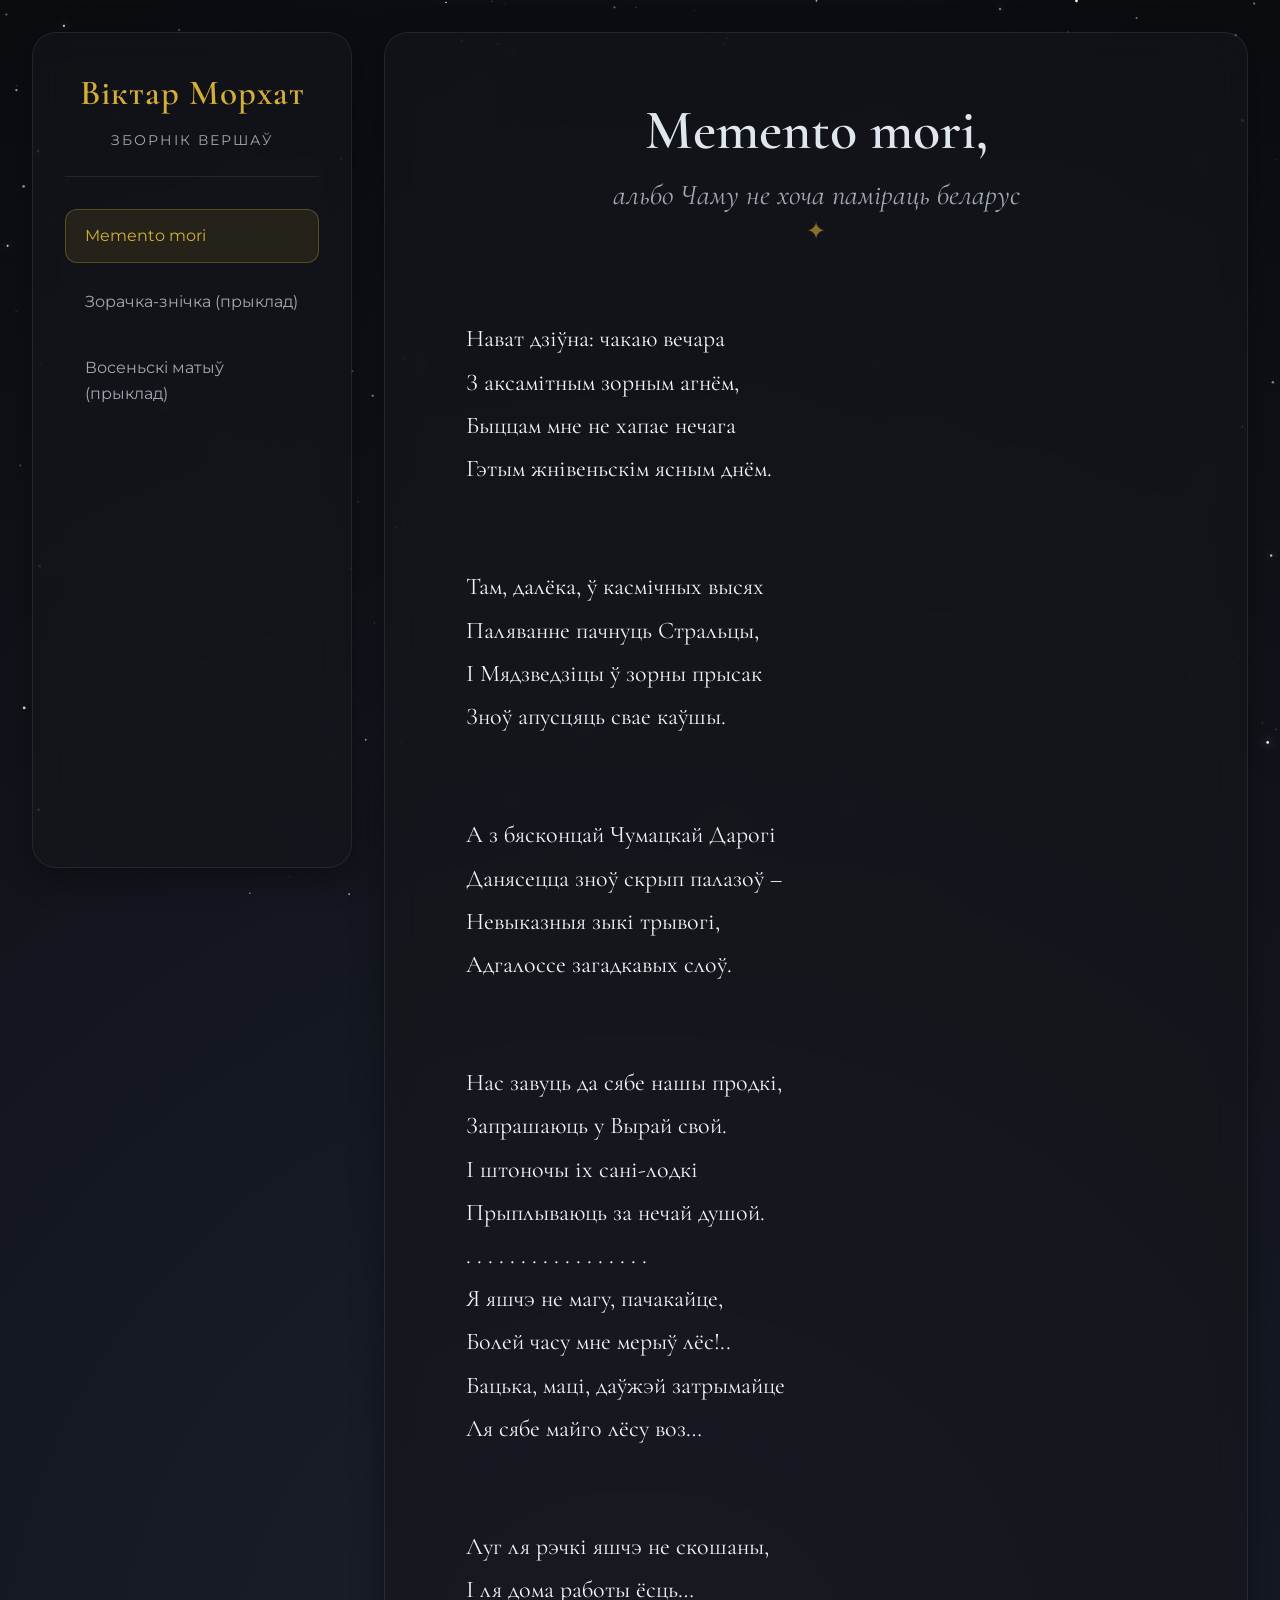
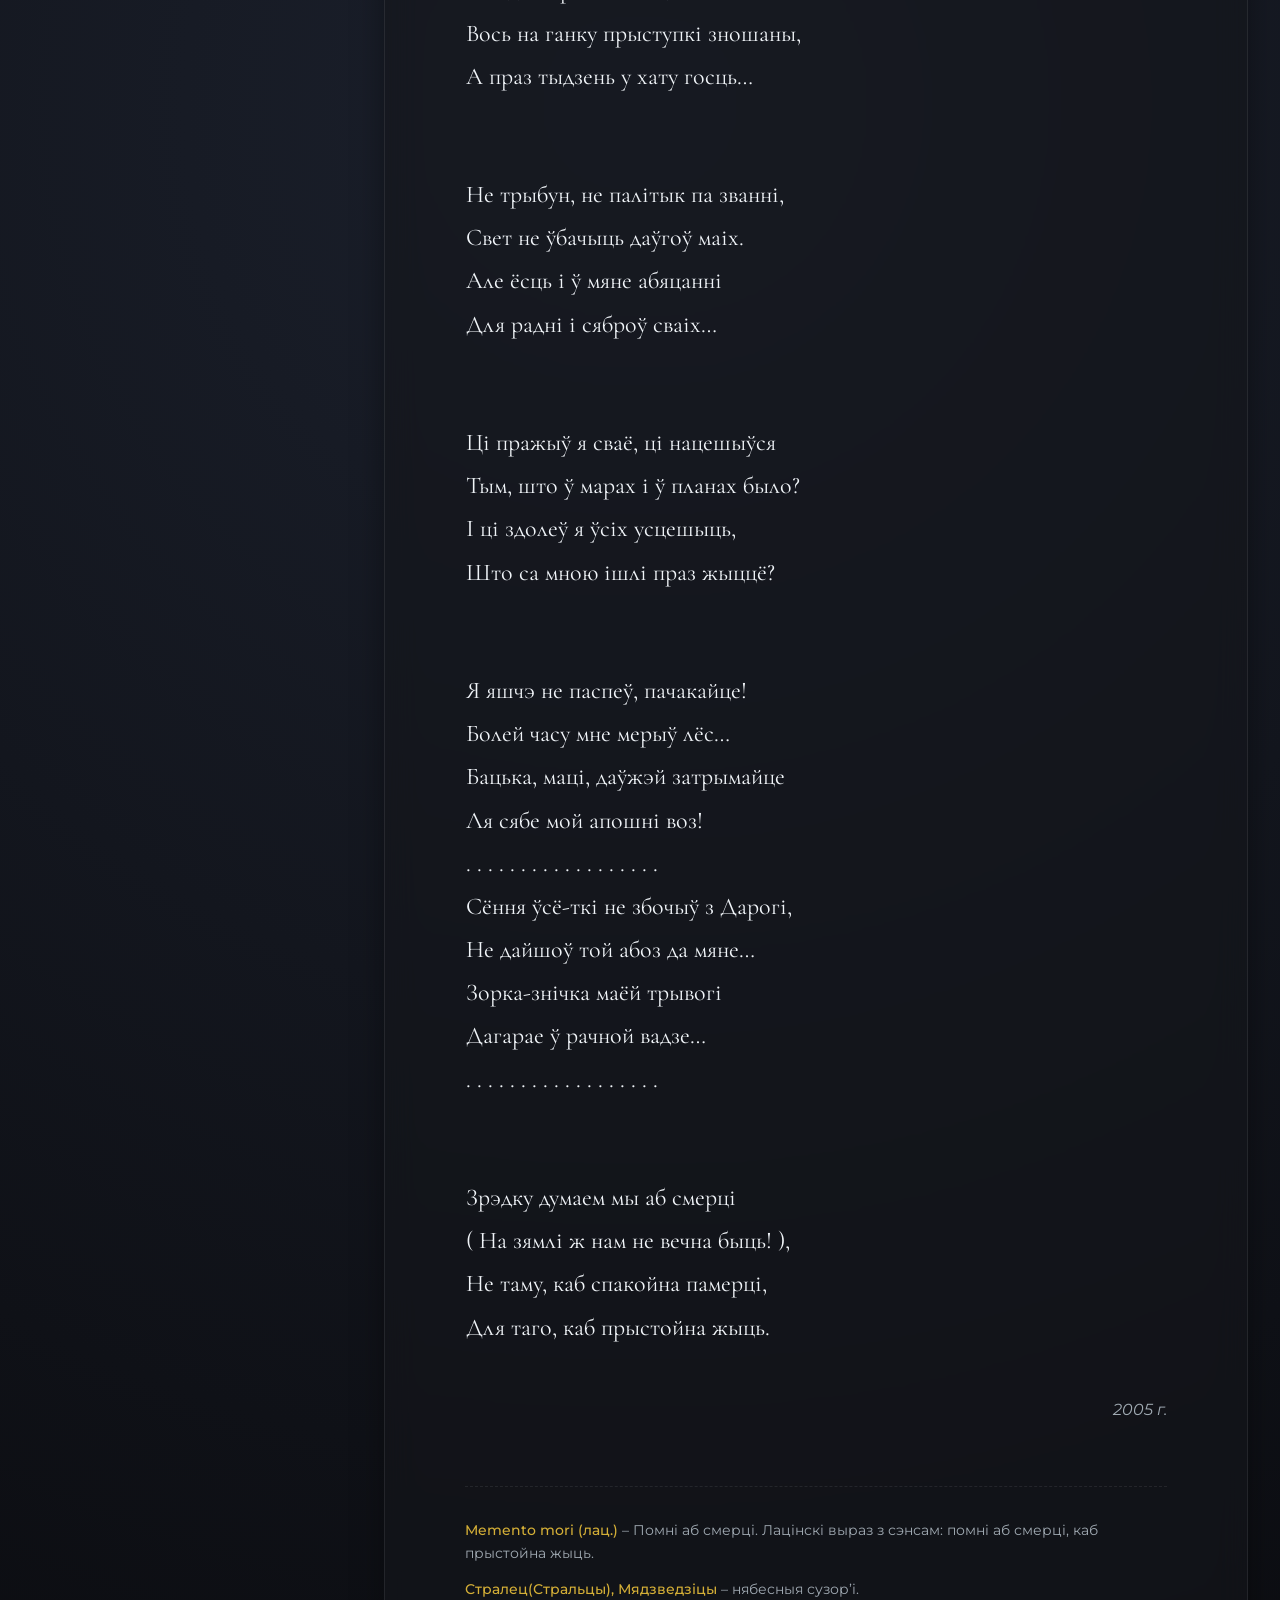
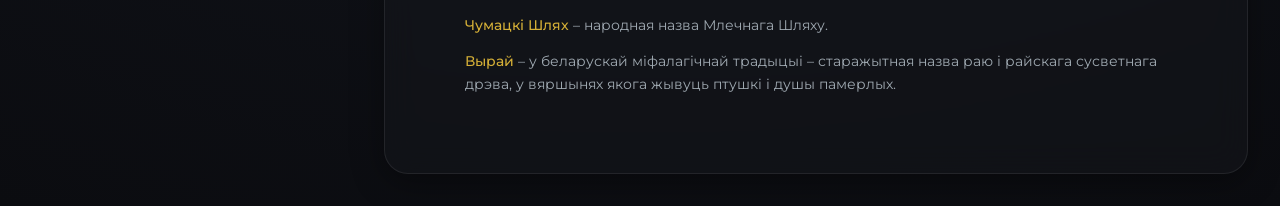
<file: v1_base_concept/index.html>
<!DOCTYPE html>
<html lang="be">
<head>
    <meta charset="UTF-8">
    <meta name="viewport" content="width=device-width, initial-scale=1.0">
    <title>Віктар Морхат - Вершы</title>
    <!-- Google Fonts -->
    <link rel="preconnect" href="https://fonts.googleapis.com">
    <link rel="preconnect" href="https://fonts.gstatic.com" crossorigin>
    <link href="https://fonts.googleapis.com/css2?family=Cormorant+Garamond:ital,wght@0,400;0,600;1,400&family=Montserrat:wght@300;400;500;600&display=swap" rel="stylesheet">
    <link rel="stylesheet" href="style.css">
</head>
<body>
    <!-- Background Canvas for Stars -->
    <canvas id="stars-canvas" class="stars-bg"></canvas>

    <div class="app-container">
        <!-- Sidebar Navigation -->
        <aside class="sidebar">
            <header class="sidebar-header">
                <h1>Віктар Морхат</h1>
                <p>Зборнік вершаў</p>
            </header>
            <nav class="poem-nav">
                <ul class="nav-list">
                    <li class="nav-item active">
                        <a href="#">Memento mori</a>
                    </li>
                    <li class="nav-item">
                        <a href="#">Зорачка-знічка (прыклад)</a>
                    </li>
                    <li class="nav-item">
                        <a href="#">Восеньскі матыў (прыклад)</a>
                    </li>
                </ul>
            </nav>
        </aside>

        <!-- Main Content -->
        <main class="main-content">
            <article class="poem-card">
                <header class="poem-header">
                    <h2 class="poem-title">Memento mori,</h2>
                    <h3 class="poem-subtitle">альбо Чаму не хоча паміраць беларус</h3>
                </header>
                
                <div class="poem-body">
                    <div class="stanza">
Нават дзіўна: чакаю вечара 
З аксамітным зорным агнём, 
Быццам мне не хапае нечага 
Гэтым жнівеньскім ясным днём.
                    </div>
                    
                    <div class="stanza">
Там, далёка, ў касмічных высях 
Паляванне пачнуць Стральцы, 
І Мядзведзіцы ў зорны прысак 
Зноў апусцяць свае каўшы.
                    </div>
                    
                    <div class="stanza">
А з бясконцай Чумацкай Дарогі 
Данясецца зноў скрып палазоў –  
Невыказныя зыкі трывогі, 
Адгалоссе загадкавых слоў.
                    </div>
                    
                    <div class="stanza">
Нас завуць да сябе нашы продкі, 
Запрашаюць у Вырай свой. 
І штоночы іх сані-лодкі 
Прыплываюць за нечай душой. 
.  .  .  .  .  .  .  .  .  .  .  .  .  .  .  .  . 
Я яшчэ не магу, пачакайце, 
Болей часу мне мерыў лёс!.. 
Бацька, маці, даўжэй затрымайце 
Ля сябе майго лёсу воз…
                    </div>
                    
                    <div class="stanza">
Луг ля рэчкі яшчэ не скошаны,
І ля дома работы ёсць…
Вось на ганку прыступкі зношаны,
А праз тыдзень у хату госць…
                    </div>
                    
                    <div class="stanza">
Не трыбун, не палітык па званні,
Свет не ўбачыць даўгоў маіх.
Але ёсць і ў мяне абяцанні
Для радні і сяброў сваіх…
                    </div>
                    
                    <div class="stanza">
Ці пражыў я сваё, ці нацешыўся
Тым, што ў марах і ў планах было?
І ці здолеў я ўсіх усцешыць,
Што са мною ішлі праз жыццё?
                    </div>
                    
                    <div class="stanza">
Я яшчэ не паспеў, пачакайце!
Болей часу мне мерыў лёс…
Бацька, маці, даўжэй затрымайце
Ля сябе мой апошні воз!
 .  .  .  .  .  .  .  .  .  .  .  .  .  .  .  .  .  .
 Сёння ўсё-ткі не збочыў з Дарогі,
 Не дайшоў той абоз да мяне…
 Зорка-знічка маёй трывогі
  Дагарае ў рачной вадзе…
   .  .  .  .  .  .  .  .  .  .  .  .  .  .  .  .  .  .  
                    </div>
                    <div class="stanza">
    Зрэдку думаем мы аб смерці
     ( На зямлі ж нам не вечна быць! ),
     Не таму, каб спакойна памерці,
      Для таго, каб прыстойна жыць.
                    </div>
                </div>
                
                <footer class="poem-footer">
                    <time datetime="2005">2005 г.</time>
                </footer>
                
                <section class="poem-notes">
                    <p class="note-item"><strong>Memento mori (лац.)</strong> – Помні аб смерці. Лацінскі выраз з сэнсам: помні аб смерці, каб прыстойна жыць.</p>
                    <p class="note-item"><strong>Стралец(Стральцы), Мядзведзіцы</strong> – нябесныя сузор’і.</p>
                    <p class="note-item"><strong>Чумацкі Шлях</strong> – народная назва Млечнага Шляху.</p>
                    <p class="note-item"><strong>Вырай</strong> – у беларускай міфалагічнай традыцыі – старажытная назва раю і райскага сусветнага дрэва, у вяршынях якога жывуць птушкі і душы памерлых.</p>
                </section>
            </article>
        </main>
    </div>

    <script src="script.js"></script>
</body>
</html>
</file>
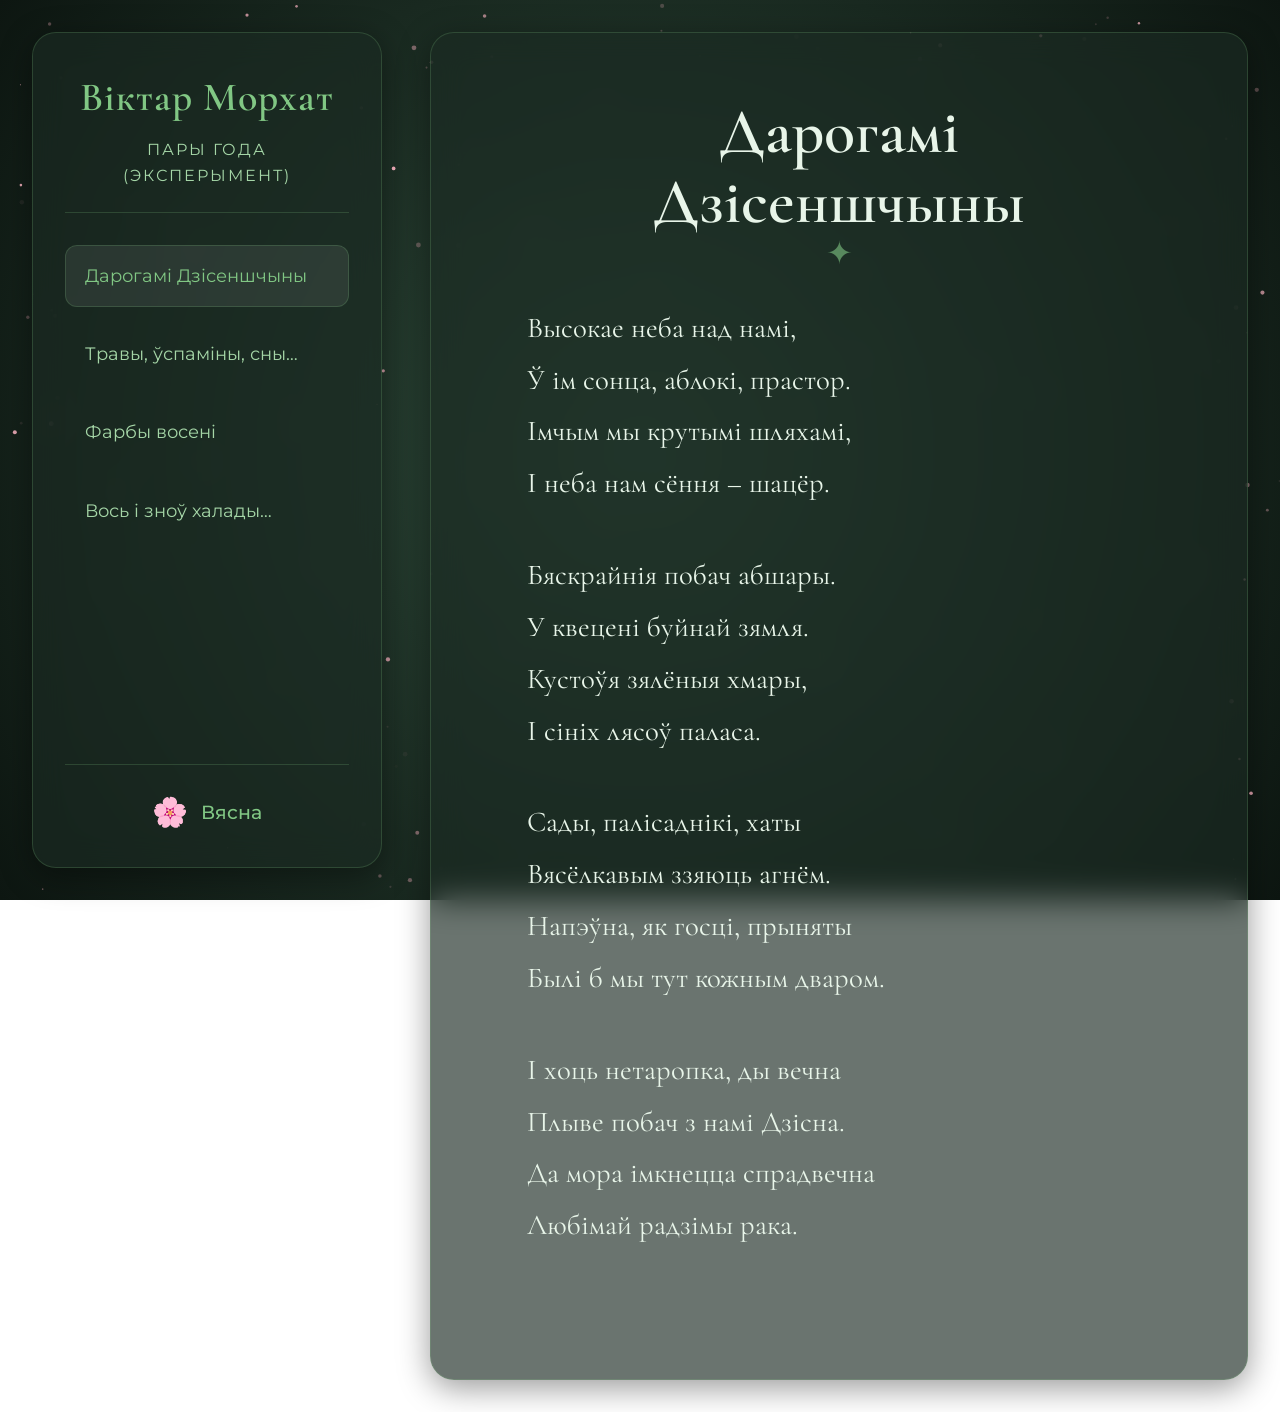
<file: v2_seasons_experiment/index.html>
<!DOCTYPE html>
<html lang="be">
<head>
    <meta charset="UTF-8">
    <meta name="viewport" content="width=device-width, initial-scale=1.0">
    <title>Віктар Морхат - Вершы</title>
    <!-- Google Fonts -->
    <link rel="preconnect" href="https://fonts.googleapis.com">
    <link rel="preconnect" href="https://fonts.gstatic.com" crossorigin>
    <link href="https://fonts.googleapis.com/css2?family=Cormorant+Garamond:ital,wght@0,400;0,500;0,600;1,400;1,500&family=Montserrat:wght@300;400;500;600&display=swap" rel="stylesheet">
    <link rel="stylesheet" href="style.css">
</head>
<body class="season-summer">
    <!-- Background Canvas for dynamic particles -->
    <canvas id="particles-canvas" class="particles-bg"></canvas>
    
    <!-- Background Overlay for dynamic gradients -->
    <div id="bg-overlay" class="bg-overlay"></div>

    <div class="app-container">
        <!-- Sidebar Navigation -->
        <aside class="sidebar">
            <header class="sidebar-header">
                <h1>Віктар Морхат</h1>
                <p>Пары года (Эксперымент)</p>
            </header>
            
            <nav class="poem-nav">
                <ul class="nav-list" id="poem-list">
                    <!-- Nav items will be generated by JS -->
                </ul>
            </nav>
            
            <div class="season-indicator">
                <span id="current-season-icon">☀️</span>
                <span id="current-season-text">Лета</span>
            </div>
        </aside>

        <!-- Main Content -->
        <main class="main-content">
            <article class="poem-card">
                <header class="poem-header">
                    <h2 class="poem-title" id="poem-title"></h2>
                    <h3 class="poem-subtitle" id="poem-subtitle"></h3>
                </header>
                
                <div class="poem-body" id="poem-body">
                    <!-- Poem content will be injected by JS -->
                </div>
                
                <footer class="poem-footer" id="poem-footer">
                    <time id="poem-date"></time>
                </footer>
            </article>
        </main>
    </div>

    <script src="data.js"></script>
    <script src="script.js"></script>
</body>
</html>
</file>
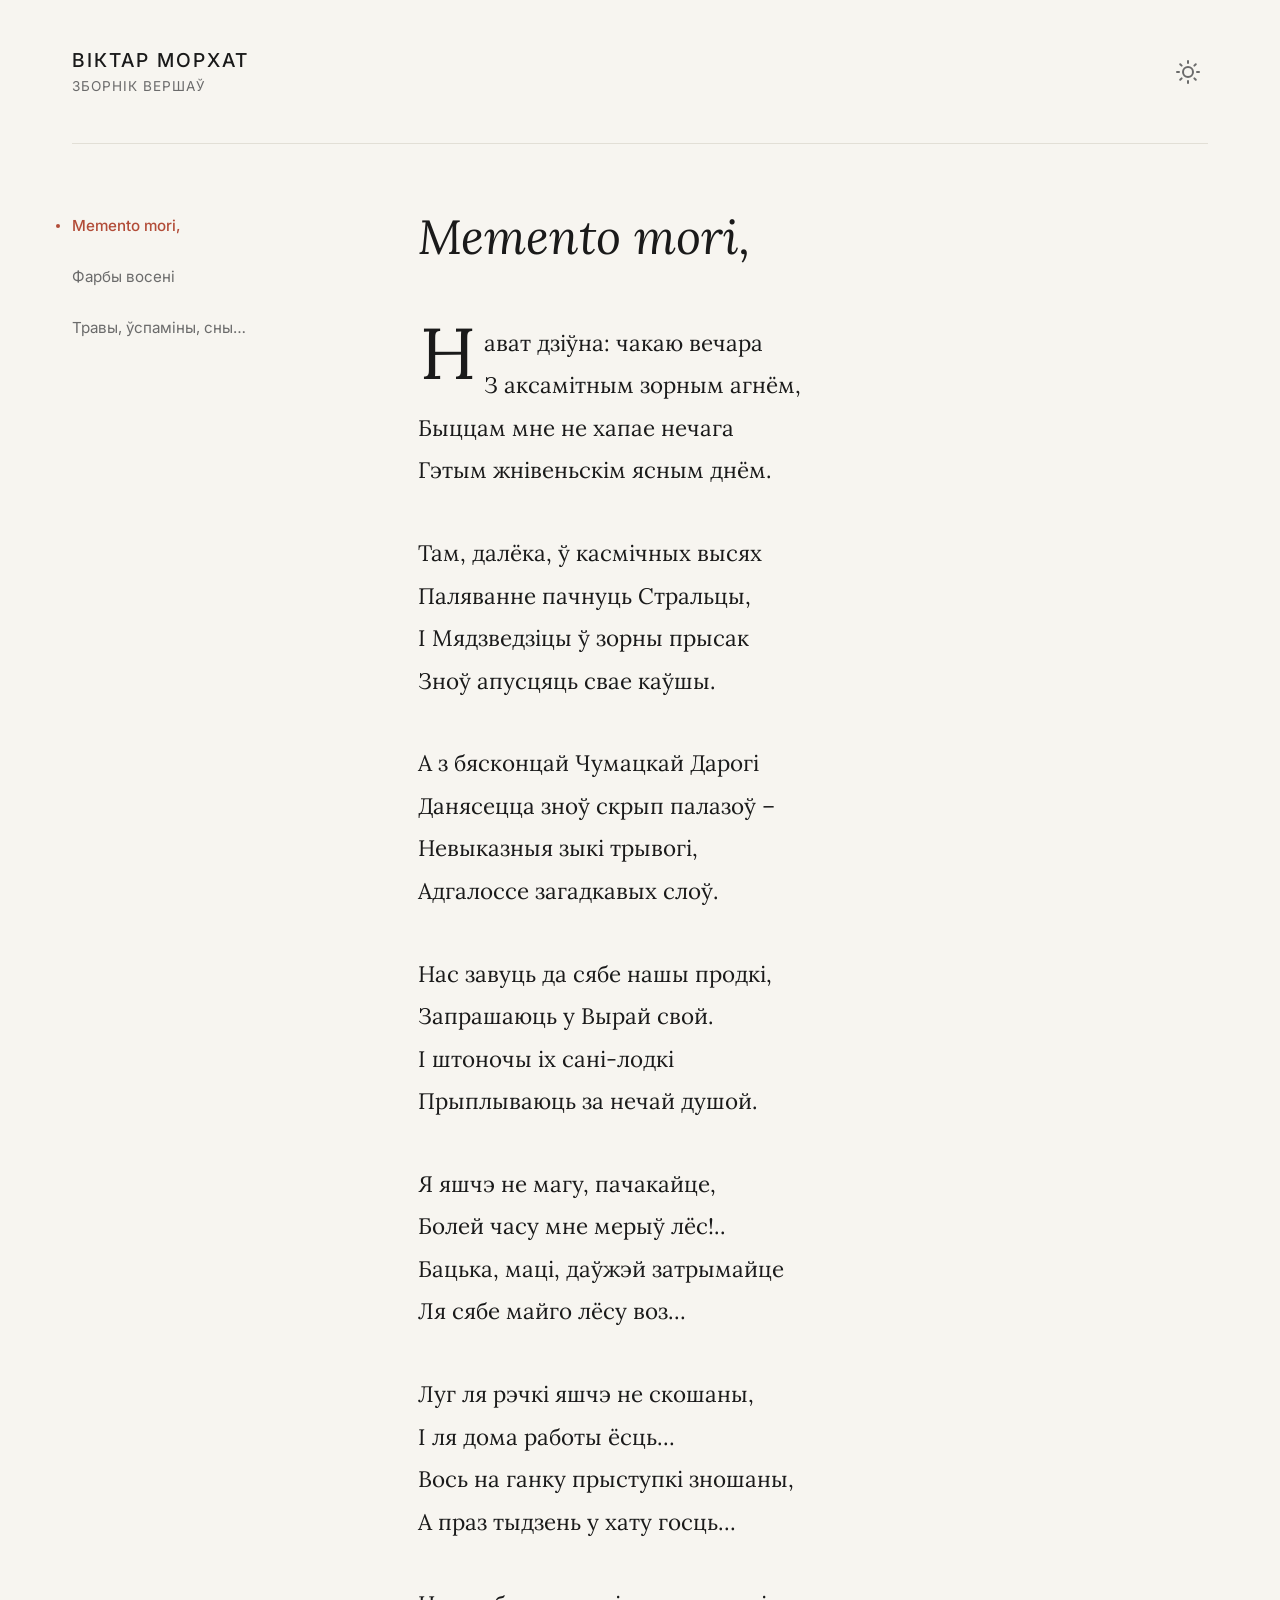
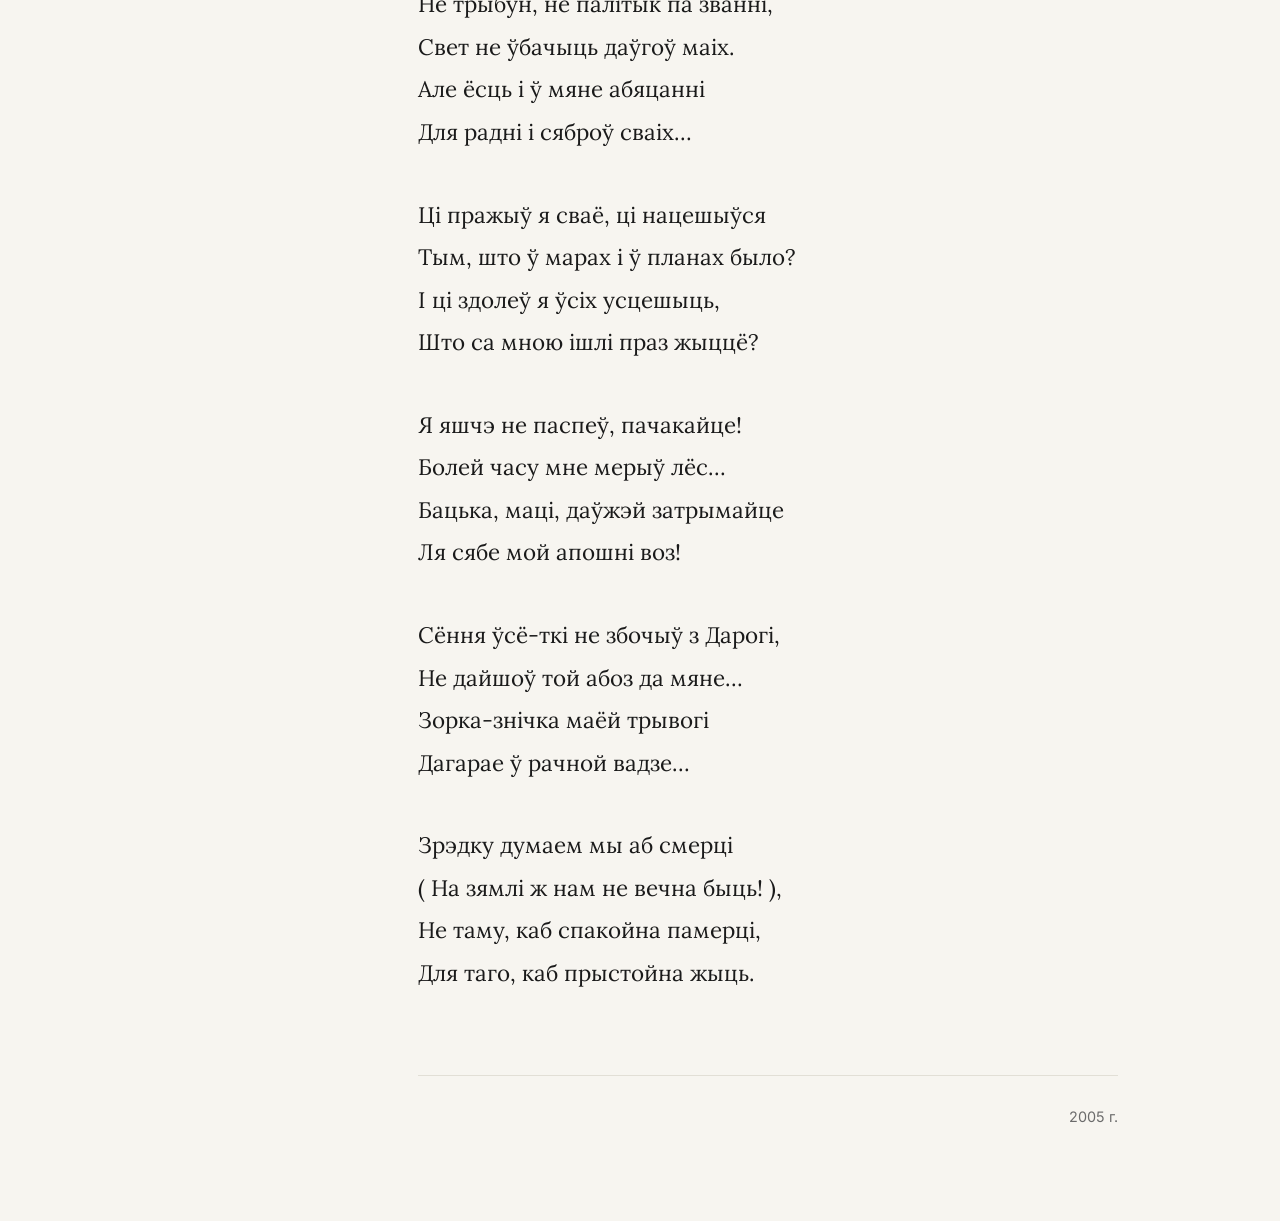
<file: v3_minimalist_experiment/index.html>
<!DOCTYPE html>
<html lang="be">
<head>
    <meta charset="UTF-8">
    <meta name="viewport" content="width=device-width, initial-scale=1.0">
    <title>Віктар Морхат - Вершы</title>
    <!-- Google Fonts -->
    <link rel="preconnect" href="https://fonts.googleapis.com">
    <link rel="preconnect" href="https://fonts.gstatic.com" crossorigin>
    <link href="https://fonts.googleapis.com/css2?family=Lora:ital,wght@0,400;0,500;1,400;1,500&family=Inter:wght@300;400;500&display=swap" rel="stylesheet">
    <link rel="stylesheet" href="style.css">
</head>
<body class="theme-light">
    <div class="layout">
        <!-- Header / Controls -->
        <header class="top-bar">
            <div class="author-info">
                <h1>Віктар Морхат</h1>
                <span>Зборнік вершаў</span>
            </div>
            
            <button id="theme-toggle" class="theme-toggle" aria-label="Пераключыць тэму">
                <svg class="icon-sun" xmlns="http://www.w3.org/2000/svg" width="24" height="24" viewBox="0 0 24 24" fill="none" stroke="currentColor" stroke-width="2" stroke-linecap="round" stroke-linejoin="round"><circle cx="12" cy="12" r="5"></circle><line x1="12" y1="1" x2="12" y2="3"></line><line x1="12" y1="21" x2="12" y2="23"></line><line x1="4.22" y1="4.22" x2="5.64" y2="5.64"></line><line x1="18.36" y1="18.36" x2="19.78" y2="19.78"></line><line x1="1" y1="12" x2="3" y2="12"></line><line x1="21" y1="12" x2="23" y2="12"></line><line x1="4.22" y1="19.78" x2="5.64" y2="18.36"></line><line x1="18.36" y1="5.64" x2="19.78" y2="4.22"></line></svg>
                <svg class="icon-moon" xmlns="http://www.w3.org/2000/svg" width="24" height="24" viewBox="0 0 24 24" fill="none" stroke="currentColor" stroke-width="2" stroke-linecap="round" stroke-linejoin="round"><path d="M21 12.79A9 9 0 1 1 11.21 3 7 7 0 0 0 21 12.79z"></path></svg>
            </button>
        </header>

        <div class="main-container">
            <!-- Sidebar Navigation -->
            <nav class="sidebar">
                <ul class="nav-list" id="poem-list">
                    <!-- Nav items generated by JS -->
                </ul>
            </nav>

            <!-- Main Content -->
            <main class="content">
                <article class="poem-wrapper" id="poem-wrapper">
                    <header class="poem-header">
                        <h2 class="poem-title" id="poem-title"></h2>
                    </header>
                    
                    <div class="poem-body" id="poem-body">
                        <!-- Poem content injected by JS -->
                    </div>
                    
                    <footer class="poem-footer">
                        <time id="poem-date"></time>
                    </footer>
                </article>
            </main>
        </div>
    </div>

    <script src="script.js"></script>
</body>
</html>
</file>
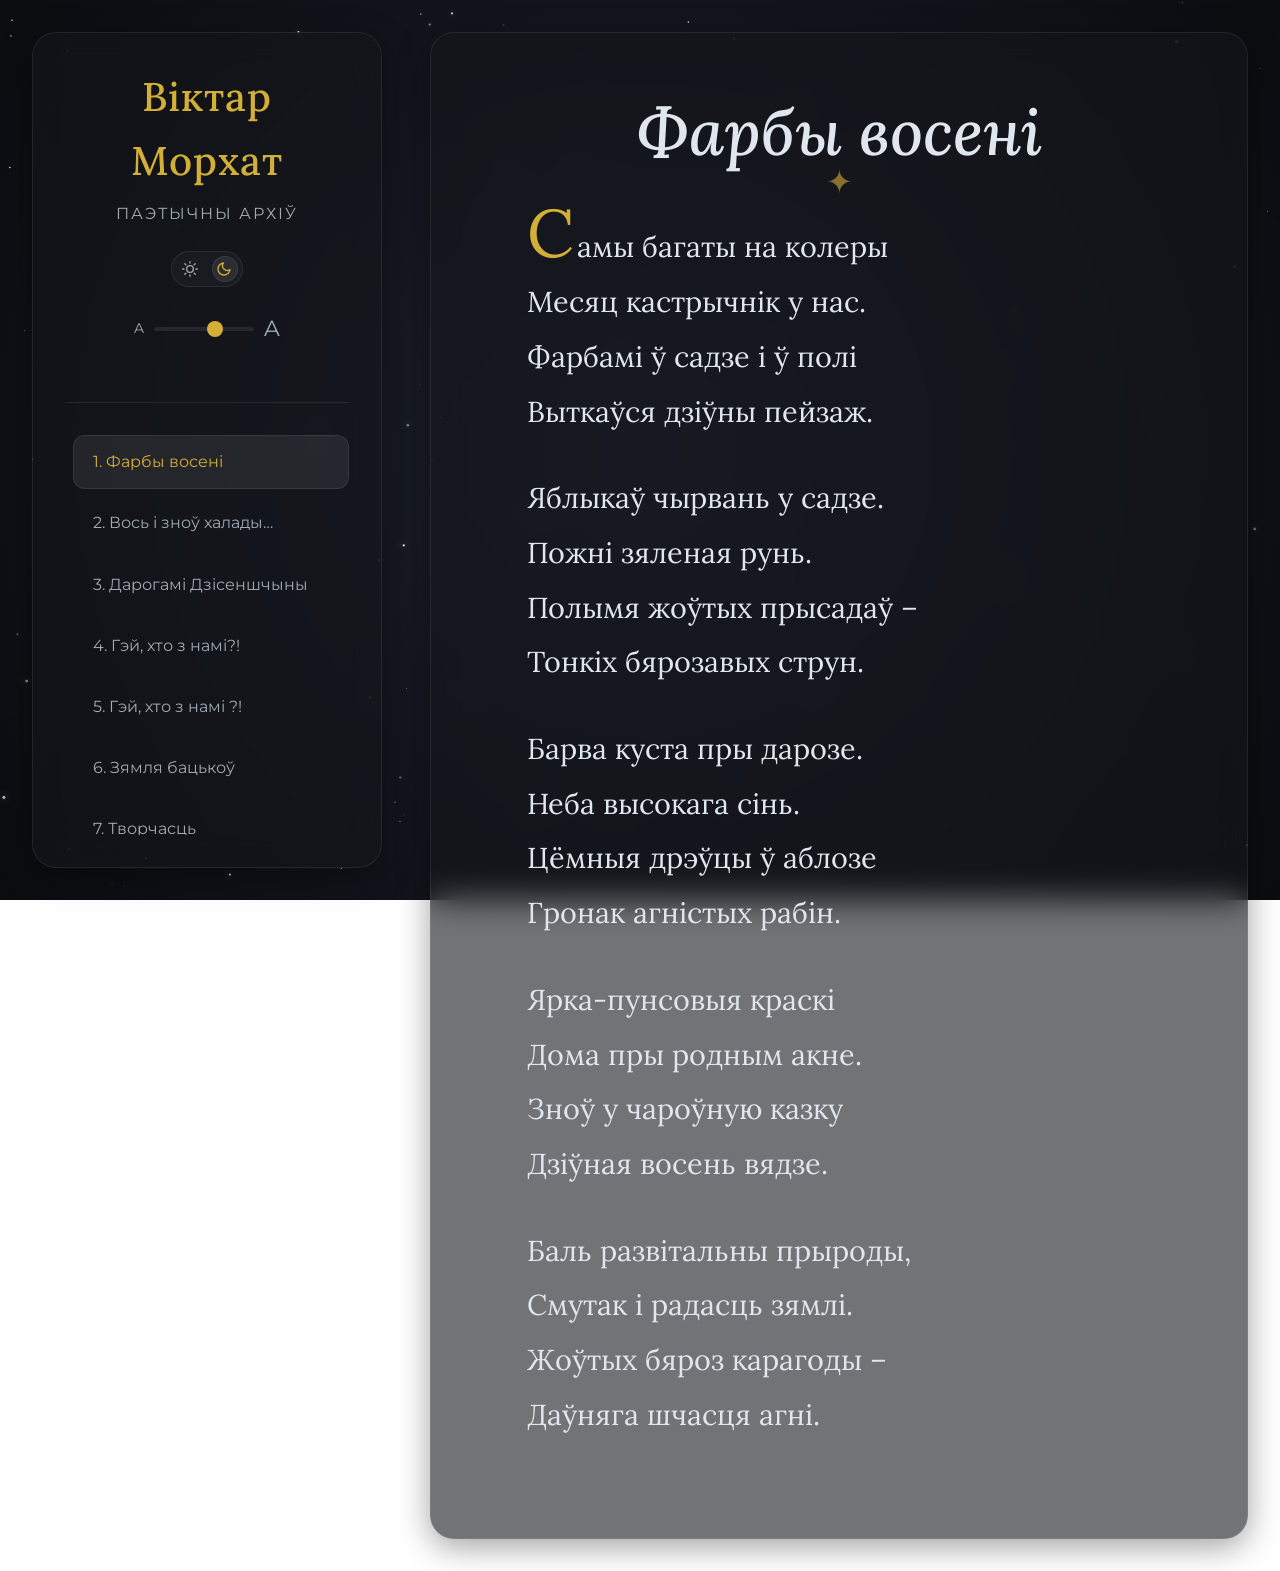
<file: v4_final_concept/index.html>
<!DOCTYPE html>
<html lang="be">
<head>
    <meta charset="UTF-8">
    <meta name="viewport" content="width=device-width, initial-scale=1.0">
    <title>Віктар Морхат - Вершы</title>
    <!-- Google Fonts -->
    <link rel="preconnect" href="https://fonts.googleapis.com">
    <link rel="preconnect" href="https://fonts.gstatic.com" crossorigin>
    <link href="https://fonts.googleapis.com/css2?family=Lora:ital,wght@0,400;0,500;1,400;1,500&family=Montserrat:wght@300;400;500;600&display=swap" rel="stylesheet">
    <link rel="stylesheet" href="style.css">
</head>
<body class="theme-night">
    <!-- Background Canvas for dynamic particles -->
    <canvas id="particles-canvas" class="particles-bg"></canvas>
    
    <!-- Background Overlay for dynamic gradients -->
    <div id="bg-overlay" class="bg-overlay"></div>

    <!-- Mobile Header -->
    <header class="mobile-header">
        <button id="menu-toggle" class="menu-toggle" aria-label="Адкрыць меню">
            <svg xmlns="http://www.w3.org/2000/svg" width="28" height="28" viewBox="0 0 24 24" fill="none" stroke="currentColor" stroke-width="2" stroke-linecap="round" stroke-linejoin="round"><line x1="3" y1="12" x2="21" y2="12"></line><line x1="3" y1="6" x2="21" y2="6"></line><line x1="3" y1="18" x2="21" y2="18"></line></svg>
        </button>
        <h1 class="mobile-title">Віктар Морхат</h1>
        <div class="font-control mobile-font-control" aria-label="Памер шрыфта">
            <span class="font-decrease" style="font-size: 0.9rem">A</span>
            <input type="range" class="font-slider" min="0.8" max="2.4" step="0.1" value="1.1" aria-label="Рэгуляваць памер шрыфта">
            <span class="font-increase" style="font-size: 1.4rem">A</span>
        </div>
    </header>

    <!-- Mobile Overlay -->
    <div id="mobile-overlay" class="mobile-overlay"></div>

    <div class="layout">
        <!-- Sidebar Navigation -->
        <aside class="sidebar" id="sidebar">
            <header class="sidebar-header">
                <h1>Віктар Морхат</h1>
                <p>Паэтычны архіў</p>
                
                <div class="sidebar-settings">
                      <button id="theme-toggle" class="theme-toggle" aria-label="Пераключыць тэму">
                          <div class="toggle-slider"></div>
                          <svg class="icon-sun" xmlns="http://www.w3.org/2000/svg" width="24" height="24" viewBox="0 0 24 24" fill="none" stroke="currentColor" stroke-width="2" stroke-linecap="round" stroke-linejoin="round"><circle cx="12" cy="12" r="5"></circle><line x1="12" y1="1" x2="12" y2="3"></line><line x1="12" y1="21" x2="12" y2="23"></line><line x1="4.22" y1="4.22" x2="5.64" y2="5.64"></line><line x1="18.36" y1="18.36" x2="19.78" y2="19.78"></line><line x1="1" y1="12" x2="3" y2="12"></line><line x1="21" y1="12" x2="23" y2="12"></line><line x1="4.22" y1="19.78" x2="5.64" y2="18.36"></line><line x1="18.36" y1="5.64" x2="19.78" y2="4.22"></line></svg>
                          <svg class="icon-moon" xmlns="http://www.w3.org/2000/svg" width="24" height="24" viewBox="0 0 24 24" fill="none" stroke="currentColor" stroke-width="2" stroke-linecap="round" stroke-linejoin="round"><path d="M21 12.79A9 9 0 1 1 11.21 3 7 7 0 0 0 21 12.79z"></path></svg>
                      </button>
                      <div class="font-control" aria-label="Памер шрыфта">
                          <span class="font-decrease" style="font-size: 0.9rem">A</span>
                          <input type="range" class="font-slider" min="0.8" max="2.4" step="0.1" value="1.8" aria-label="Рэгуляваць памер шрыфта">
                          <span class="font-increase" style="font-size: 1.4rem">A</span>
                      </div>
                  </div>
            </header>
            
            <nav class="poem-nav">
                <ul class="nav-list" id="poem-list">
                    <!-- Nav items will be generated by JS -->
                </ul>
            </nav>
        </aside>

        <!-- Main Content -->
        <main class="main-content">
            <article class="poem-card" id="poem-wrapper">
                <header class="poem-header">
                    <h2 class="poem-title" id="poem-title"></h2>
                    <h3 class="poem-subtitle" id="poem-subtitle"></h3>
                    <div class="poem-epigraph" id="poem-epigraph"></div>
                </header>
                
                <div class="poem-body" id="poem-body">
                    <!-- Poem content will be injected by JS -->
                </div>
                <div class="poem-date" id="poem-date"></div>
                <div class="poem-footnotes" id="poem-footnotes"></div>
            </article>
        </main>
    </div>

    <script src="data.js"></script>
    <script src="script.js"></script>
</body>
</html>
</file>
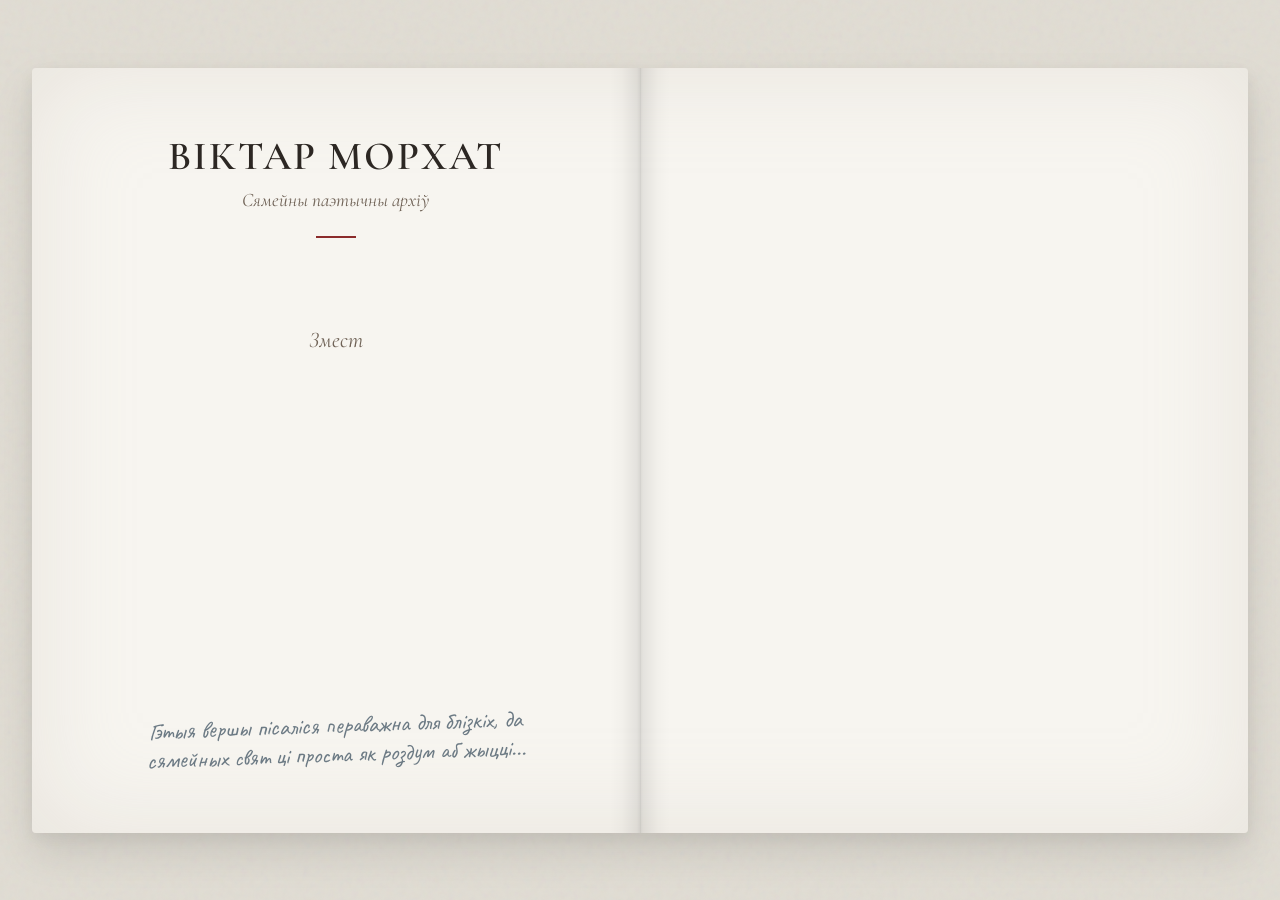
<file: v5_book_concept/index.html>
<!DOCTYPE html>
<html lang="be">
<head>
    <meta charset="UTF-8">
    <meta name="viewport" content="width=device-width, initial-scale=1.0">
    <title>Віктар Морхат - Лірыка</title>
    <!-- Google Fonts -->
    <link rel="preconnect" href="https://fonts.googleapis.com">
    <link rel="preconnect" href="https://fonts.gstatic.com" crossorigin>
    <!-- Cormorant Garamond for main text, Caveat for handwriting notes -->
    <link href="https://fonts.googleapis.com/css2?family=Cormorant+Garamond:ital,wght@0,400;0,500;0,600;1,400;1,500&family=Caveat:wght@400;500;600&display=swap" rel="stylesheet">
    <link rel="stylesheet" href="style.css">
</head>
<body>
    <div class="book-container">
        <!-- Left Page: Cover / Navigation / Archive -->
        <aside class="page left-page">
            <div class="page-content">
                <header class="author-header">
                    <h1>Віктар Морхат</h1>
                    <p class="subtitle">Сямейны паэтычны архіў</p>
                    <div class="divider"></div>
                </header>
                
                <nav class="book-nav">
                    <p class="nav-title">Змест</p>
                    <ul class="nav-list" id="poem-list">
                        <!-- Navigation items injected by JS -->
                    </ul>
                </nav>
                
                <div class="archive-note">
                    <p class="handwriting">Гэтыя вершы пісаліся пераважна для блізкіх, да сямейных свят ці проста як роздум аб жыцці...</p>
                </div>
            </div>
        </aside>

        <!-- Right Page: Poem Content -->
        <main class="page right-page">
            <div class="page-content poem-content" id="poem-wrapper">
                <header class="poem-header">
                    <h2 class="poem-title" id="poem-title"></h2>
                    <h3 class="poem-subtitle" id="poem-subtitle"></h3>
                </header>
                
                <div class="poem-body-container">
                    <div class="poem-body" id="poem-body">
                        <!-- Poem stanzas injected by JS -->
                    </div>
                    
                    <!-- Margin Notes / Handwriting -->
                    <aside class="margin-notes" id="margin-notes">
                        <p class="handwriting" id="poem-date"></p>
                    </aside>
                </div>
            </div>
        </main>
    </div>

    <script src="script.js"></script>
</body>
</html>
</file>
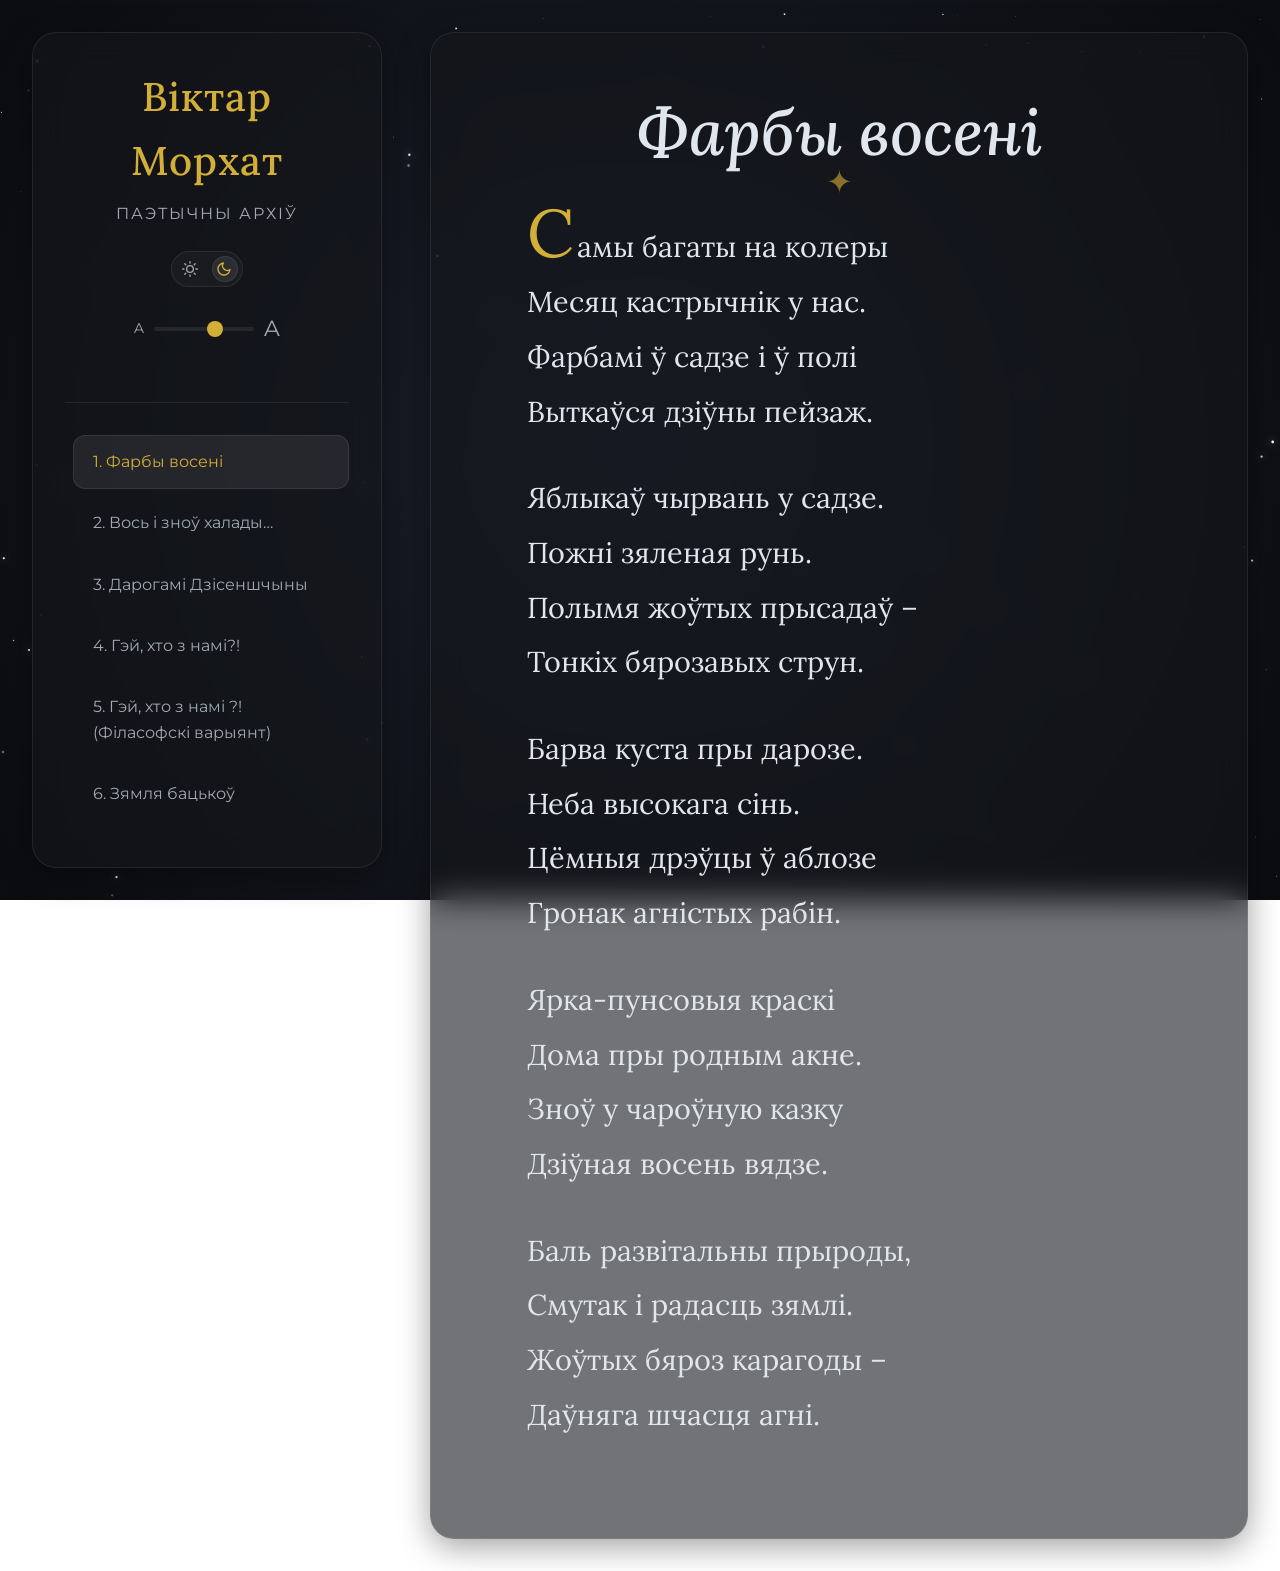
<file: v4_final_concept/Виктор Морхат - Поэтический архив.html>
<!DOCTYPE html>
<html lang="be">
<head>
    <meta charset="UTF-8">
    <meta name="viewport" content="width=device-width, initial-scale=1.0">
    <title>Віктар Морхат - Вершы</title>
    <!-- Google Fonts -->
    <link rel="preconnect" href="https://fonts.googleapis.com">
    <link rel="preconnect" href="https://fonts.gstatic.com" crossorigin>
    <link href="https://fonts.googleapis.com/css2?family=Lora:ital,wght@0,400;0,500;1,400;1,500&family=Montserrat:wght@300;400;500;600&display=swap" rel="stylesheet">
    <style>
:root {
    /* Night Theme Variables (Default) */
    --bg-color: #0b0c10;
    --text-primary: #e0e6ed;
    --text-secondary: #a0aab2;
    --accent: #d4af37; /* Gold */
    --glass-bg: rgba(20, 22, 28, 0.6);
    --glass-border: rgba(255, 255, 255, 0.08);
    --glass-shadow: 0 8px 32px 0 rgba(0, 0, 0, 0.37);
    --bg-gradient: radial-gradient(circle at center, #1b202c 0%, #0b0c10 100%);
    --particle-color: 255, 255, 255; /* Stars */
}

body.theme-day {
    /* Day Theme Variables */
    --bg-color: #f5f2eb;
    --text-primary: #2c2a26;
    --text-secondary: #6e6b66;
    --accent: #8b5a2b; /* Warm brown/gold */
    --glass-bg: rgba(255, 255, 255, 0.5);
    --glass-border: rgba(139, 90, 43, 0.15);
    --glass-shadow: 0 8px 32px 0 rgba(0, 0, 0, 0.05);
    --bg-gradient: radial-gradient(circle at center, #ffffff 0%, #f5f2eb 100%);
    --particle-color: 235, 175, 175; /* Petals/flowers */
}

* {
    margin: 0;
    padding: 0;
    box-sizing: border-box;
}

body {
    font-family: 'Montserrat', sans-serif; /* For UI */
    color: var(--text-primary);
    min-height: 100vh;
    overflow-x: hidden;
    line-height: 1.6;
    transition: background-color 1s ease, color 1s ease;
}

.bg-overlay {
    position: fixed;
    top: 0;
    left: 0;
    width: 100vw;
    height: 100vh;
    z-index: -2;
    background: var(--bg-gradient);
    transition: opacity 1s ease, background 1s ease;
}

/* Background Particles Animation */
.particles-bg {
    position: fixed;
    top: 0;
    left: 0;
    width: 100vw;
    height: 100vh;
    z-index: -1;
    pointer-events: none;
    background: transparent;
}

/* Mobile Specific Elements */
.mobile-header {
    display: none;
    padding: 1rem 1.5rem;
    background: var(--glass-bg);
    backdrop-filter: blur(16px);
    -webkit-backdrop-filter: blur(16px);
    border-bottom: 1px solid var(--glass-border);
    align-items: center;
    justify-content: space-between;
    position: sticky;
    top: 0;
    z-index: 50;
    gap: 1rem;
}

.mobile-title {
    font-size: 1.2rem;
    white-space: nowrap;
    overflow: hidden;
    text-overflow: ellipsis;
    margin: 0;
    flex-grow: 1;
    text-align: center;
}

.mobile-font-control {
    margin: 0;
}

.mobile-font-control input[type="range"] {
    width: 80px; /* slightly smaller for mobile */
}

.menu-toggle {
    background: transparent;
    border: none;
    color: var(--text-primary);
    cursor: pointer;
    padding: 0.5rem;
    margin-right: 1rem;
    display: flex;
    align-items: center;
    justify-content: center;
}

.mobile-title {
    font-family: 'Lora', serif;
    font-size: 1.5rem;
    color: var(--accent);
    font-weight: 500;
}

.mobile-overlay {
    position: fixed;
    top: 0;
    left: 0;
    width: 100vw;
    height: 100vh;
    background: rgba(0, 0, 0, 0.5);
    z-index: 90;
    opacity: 0;
    visibility: hidden;
    transition: opacity 0.3s ease, visibility 0.3s ease;
}

.mobile-overlay.active {
    opacity: 1;
    visibility: visible;
}

/* Layout */
.layout {
    display: flex;
    max-width: 1600px;
    margin: 0 auto;
    padding: 2rem;
    gap: 3rem;
    min-height: 100vh;
}

/* Sidebar */
.sidebar {
    flex: 0 0 350px;
    background: var(--glass-bg);
    backdrop-filter: blur(16px);
    -webkit-backdrop-filter: blur(16px);
    border: 1px solid var(--glass-border);
    border-radius: 24px;
    padding: 2rem;
    box-shadow: var(--glass-shadow);
    display: flex;
    flex-direction: column;
    height: calc(100vh - 4rem);
    position: sticky;
    top: 2rem;
    transition: all 1s ease;
}

.sidebar-header {
    margin-bottom: 2rem;
    text-align: center;
    border-bottom: 1px solid var(--glass-border);
    padding-bottom: 1.5rem;
    position: relative;
    transition: border-color 1s ease;
}

.sidebar-header h1 {
    font-family: 'Lora', serif;
    font-size: 2.5rem;
    color: var(--accent);
    font-weight: 500;
    letter-spacing: 1px;
    margin-bottom: 0.5rem;
    transition: color 1s ease;
}

.sidebar-header p {
    font-size: 1rem;
    color: var(--text-secondary);
    text-transform: uppercase;
    letter-spacing: 2px;
    margin-bottom: 1.5rem;
    transition: color 1s ease;
}

.sidebar-settings {
    display: flex;
    flex-direction: column;
    align-items: center;
    gap: 1.5rem;
    margin-bottom: 2rem;
}

/* Theme Toggle Switch */
.theme-toggle {
    position: relative;
    background: rgba(255, 255, 255, 0.03);
    border: 1px solid var(--glass-border);
    cursor: pointer;
    padding: 0.4rem 0.6rem;
    border-radius: 30px;
    display: inline-flex;
    align-items: center;
    justify-content: space-between;
    width: 72px;
    height: 36px;
    transition: all 0.3s ease;
}

.theme-toggle .icon-sun,
.theme-toggle .icon-moon {
    width: 16px;
    height: 16px;
    z-index: 2;
    transition: all 0.3s ease;
}

.theme-toggle .icon-sun {
    color: var(--accent);
}

.theme-toggle .icon-moon {
    color: var(--text-secondary);
}

.theme-toggle .toggle-slider {
    position: absolute;
    top: 4px;
    left: 4px;
    width: 26px;
    height: 26px;
    background: rgba(255, 255, 255, 0.08);
    border: 1px solid var(--glass-border);
    border-radius: 50%;
    transition: transform 0.3s cubic-bezier(0.4, 0.0, 0.2, 1);
    z-index: 1;
}

body.theme-night .theme-toggle .toggle-slider {
    transform: translateX(36px);
}

body.theme-night .theme-toggle .icon-sun {
    color: var(--text-secondary);
}

body.theme-night .theme-toggle .icon-moon {
    color: var(--accent);
}

.theme-toggle:hover .toggle-slider {
    background: rgba(255, 255, 255, 0.15);
}

/* Font Size Control */
.font-control {
    display: flex;
    align-items: center;
    justify-content: center;
    gap: 10px;
    color: var(--text-secondary);
}

.font-control input[type="range"] {
    -webkit-appearance: none;
    width: 100px;
    height: 4px;
    background: var(--glass-border);
    border-radius: 2px;
    outline: none;
}

.font-decrease, .font-increase {
    cursor: pointer;
    user-select: none;
    transition: color 0.2s ease;
}

.font-decrease:hover, .font-increase:hover {
    color: var(--accent);
}

.font-control input[type="range"]::-webkit-slider-thumb {
    -webkit-appearance: none;
    width: 16px;
    height: 16px;
    border-radius: 50%;
    background: var(--accent);
    cursor: pointer;
    transition: transform 0.2s;
}

.font-control input[type="range"]::-webkit-slider-thumb:hover {
    transform: scale(1.2);
}

.poem-nav {
    flex-grow: 1;
    overflow-y: auto;
}

.poem-nav::-webkit-scrollbar {
    width: 4px;
}
.poem-nav::-webkit-scrollbar-thumb {
    background: var(--glass-border);
    border-radius: 4px;
}

.nav-list {
    list-style: none;
    display: flex;
    flex-direction: column;
    gap: 1.5rem;
}

.nav-category {
    border-bottom: 1px solid rgba(255, 255, 255, 0.05);
    padding-bottom: 1rem;
}

.nav-category summary {
    cursor: pointer;
    font-size: 1.1rem;
    font-family: 'Lora', serif;
    font-weight: 500;
    color: var(--text-primary);
    margin-bottom: 0.8rem;
    padding: 0.5rem 0;
    transition: color 0.3s ease;
    list-style: none; /* Hide default arrow in some browsers */
    display: flex;
    justify-content: space-between;
    align-items: center;
}

.nav-category summary::-webkit-details-marker {
    display: none; /* Hide default arrow in WebKit */
}

.nav-category summary::after {
    content: '▾';
    font-size: 1.2rem;
    color: var(--accent);
    transition: transform 0.3s ease;
}

.nav-category[open] summary::after {
    transform: rotate(-180deg);
}

.nav-category summary:hover {
    color: var(--accent);
}

.nav-category-list {
    list-style: none;
    display: flex;
    flex-direction: column;
    gap: 0.5rem;
    padding-left: 0.5rem;
}

.nav-item a {
    text-decoration: none;
    color: var(--text-secondary);
    font-size: 1rem;
    padding: 0.8rem 1.2rem;
    display: block;
    border-radius: 12px;
    transition: all 0.3s ease;
    border: 1px solid transparent;
}

.nav-item a:hover {
    background: rgba(255, 255, 255, 0.05);
    color: var(--text-primary);
    transform: translateX(5px);
}

.nav-item.active a {
    background: rgba(255, 255, 255, 0.08);
    color: var(--accent);
    border: 1px solid var(--glass-border);
}

/* Main Content */
.main-content {
    flex: 1;
    display: flex;
    flex-direction: column;
    gap: 2rem;
}

.poem-card {
    background-color: var(--glass-bg);
    backdrop-filter: blur(16px);
    -webkit-backdrop-filter: blur(16px);
    border: 1px solid var(--glass-border);
    border-radius: 24px;
    padding: 4rem 6rem;
    box-shadow: var(--glass-shadow);
    transition: all 1s ease;
    opacity: 1;
    transform: translateY(0);
}

.poem-card.fading {
    opacity: 0;
    transform: translateY(15px);
    transition: opacity 0.5s ease, transform 0.5s ease;
}

.poem-header {
    text-align: center;
    margin-bottom: 4rem;
    position: relative;
    z-index: 1;
}

.poem-header::after {
    content: '✦';
    position: absolute;
    bottom: -2.5rem;
    left: 50%;
    transform: translateX(-50%);
    color: var(--accent);
    font-size: 2rem;
    opacity: 0.6;
    transition: color 1s ease;
}

.poem-header {
    text-align: center;
    margin-bottom: 2rem;
}

.poem-title {
    font-family: 'Lora', serif;
    font-size: 4rem; /* Large size from V2 */
    font-weight: 500;
    color: var(--text-primary);
    margin-bottom: 0.5rem;
    line-height: 1.1;
    font-style: italic;
    transition: color 1s ease;
}

.poem-subtitle {
    font-family: 'Lora', serif;
    font-size: 2rem;
    font-style: italic;
    color: var(--text-secondary);
    font-weight: 400;
    transition: color 1s ease;
}

.poem-epigraph {
    font-style: italic;
    text-align: right;
    font-size: 1.3rem;
    color: var(--text-secondary);
    opacity: 0.9;
    margin-top: 2rem;
    margin-bottom: 2rem;
    margin-left: auto;
    width: auto;
    max-width: 90%;
    border-right: 2px solid var(--accent);
    padding-right: 1.5rem;
    line-height: 1.6;
}

.poem-footnotes {
    font-family: 'Lora', serif;
    font-style: italic;
    font-size: 1rem;
    color: var(--text-secondary);
    opacity: 0.8;
    border-top: 1px solid var(--glass-border);
    padding-top: 1.5rem;
    margin-top: 3rem;
    line-height: 1.6;
    text-align: left;
}

.poem-body {
    font-family: 'Lora', serif; /* Font from V3 */
    font-size: var(--poem-font-size, 1.8rem);
    line-height: 1.9;
    color: var(--text-primary);
    max-width: 800px;
    margin: 0 auto;
    transition: color 1s ease, font-size 0.2s ease;
}

.stanza.part-number {
    font-family: 'Lora', serif;
    font-style: italic;
    color: var(--accent);
    text-align: center;
    margin-top: 3rem;
    margin-bottom: 1.5rem;
}

.stanza {
    margin-bottom: 2rem;
}

.stanza.indented {
    margin-left: 3rem;
}
.stanza {
    white-space: pre-line;
}

/* Raised Cap instead of Drop Cap */
.stanza:first-child::first-letter {
    font-size: 4.2rem;
    color: var(--accent);
    font-weight: 400;
    line-height: 1;
    margin-right: 0.2rem;
}

.poem-footer {
    text-align: right;
    margin-top: 4rem;
    font-style: italic;
    color: var(--text-secondary);
    font-family: 'Montserrat', sans-serif;
    font-size: 1.2rem;
    transition: color 1s ease;
}

.poem-date {
    text-align: right;
    margin-top: 2rem;
    font-style: italic;
    color: var(--text-secondary);
    font-family: 'Montserrat', sans-serif;
    font-size: 1.1rem;
    opacity: 0.8;
}

/* Responsive */
@media (max-width: 1200px) {
    .layout {
        gap: 2rem;
    }
}

@media (max-width: 900px) {
    .mobile-header {
        display: flex;
    }
    
    .layout {
        flex-direction: column;
        padding: 1.5rem;
    }
    
    /* Mobile Sidebar - Off-canvas */
    .sidebar {
        position: fixed;
        top: 0;
        left: -100%;
        width: 320px;
        height: 100vh;
        z-index: 100;
        border-radius: 0;
        border: none;
        border-right: 1px solid var(--glass-border);
        box-shadow: 5px 0 20px rgba(0,0,0,0.3);
        margin: 0;
        padding: 2rem 1.5rem;
        transition: left 0.3s ease;
    }
    
    .sidebar.open {
        left: 0;
    }
    
    .poem-card {
        padding: 2.5rem;
    }
    
    .poem-title {
        font-size: 2.8rem;
    }
    
    .poem-subtitle {
        font-size: 1.5rem;
    }
    
    .poem-body {
        /* font-size controlled by CSS var */
    }
    
    .stanza:first-child::first-letter {
        font-size: 4rem;
    }
}

@media (max-width: 600px) {
    .poem-card {
        padding: 1.5rem;
    }
    .poem-title {
        font-size: 2.2rem;
    }
    .poem-subtitle {
        font-size: 1.2rem;
    }
    .drop-cap {
        font-size: 3rem;
        padding-right: 0.5rem;
    }
    .drop-cap::after {
        font-size: 0.8rem;
        top: -5px;
    }
    .stanza.part-number {
        font-size: 1.5rem;
    }
    .poem-epigraph {
        font-size: 0.95rem;
    }
    .poem-date {
        font-size: 1rem;
    }
    .poem-footnotes {
        font-size: 0.9rem;
    }
}

</style>
</head>
<body class="theme-night">
    <!-- Background Canvas for dynamic particles -->
    <canvas id="particles-canvas" class="particles-bg"></canvas>
    
    <!-- Background Overlay for dynamic gradients -->
    <div id="bg-overlay" class="bg-overlay"></div>

    <!-- Mobile Header -->
    <header class="mobile-header">
        <button id="menu-toggle" class="menu-toggle" aria-label="Адкрыць меню">
            <svg xmlns="http://www.w3.org/2000/svg" width="28" height="28" viewBox="0 0 24 24" fill="none" stroke="currentColor" stroke-width="2" stroke-linecap="round" stroke-linejoin="round"><line x1="3" y1="12" x2="21" y2="12"></line><line x1="3" y1="6" x2="21" y2="6"></line><line x1="3" y1="18" x2="21" y2="18"></line></svg>
        </button>
        <h1 class="mobile-title">Віктар Морхат</h1>
        <div class="font-control mobile-font-control" aria-label="Памер шрыфта">
            <span class="font-decrease" style="font-size: 0.9rem">A</span>
            <input type="range" class="font-slider" min="0.8" max="2.4" step="0.1" value="1.1" aria-label="Рэгуляваць памер шрыфта">
            <span class="font-increase" style="font-size: 1.4rem">A</span>
        </div>
    </header>

    <!-- Mobile Overlay -->
    <div id="mobile-overlay" class="mobile-overlay"></div>

    <div class="layout">
        <!-- Sidebar Navigation -->
        <aside class="sidebar" id="sidebar">
            <header class="sidebar-header">
                <h1>Віктар Морхат</h1>
                <p>Паэтычны архіў</p>
                
                <div class="sidebar-settings">
                      <button id="theme-toggle" class="theme-toggle" aria-label="Пераключыць тэму">
                          <div class="toggle-slider"></div>
                          <svg class="icon-sun" xmlns="http://www.w3.org/2000/svg" width="24" height="24" viewBox="0 0 24 24" fill="none" stroke="currentColor" stroke-width="2" stroke-linecap="round" stroke-linejoin="round"><circle cx="12" cy="12" r="5"></circle><line x1="12" y1="1" x2="12" y2="3"></line><line x1="12" y1="21" x2="12" y2="23"></line><line x1="4.22" y1="4.22" x2="5.64" y2="5.64"></line><line x1="18.36" y1="18.36" x2="19.78" y2="19.78"></line><line x1="1" y1="12" x2="3" y2="12"></line><line x1="21" y1="12" x2="23" y2="12"></line><line x1="4.22" y1="19.78" x2="5.64" y2="18.36"></line><line x1="18.36" y1="5.64" x2="19.78" y2="4.22"></line></svg>
                          <svg class="icon-moon" xmlns="http://www.w3.org/2000/svg" width="24" height="24" viewBox="0 0 24 24" fill="none" stroke="currentColor" stroke-width="2" stroke-linecap="round" stroke-linejoin="round"><path d="M21 12.79A9 9 0 1 1 11.21 3 7 7 0 0 0 21 12.79z"></path></svg>
                      </button>
                      <div class="font-control" aria-label="Памер шрыфта">
                          <span class="font-decrease" style="font-size: 0.9rem">A</span>
                          <input type="range" class="font-slider" min="0.8" max="2.4" step="0.1" value="1.8" aria-label="Рэгуляваць памер шрыфта">
                          <span class="font-increase" style="font-size: 1.4rem">A</span>
                      </div>
                  </div>
            </header>
            
            <nav class="poem-nav">
                <ul class="nav-list" id="poem-list">
                    <!-- Nav items will be generated by JS -->
                </ul>
            </nav>
        </aside>

        <!-- Main Content -->
        <main class="main-content">
            <article class="poem-card" id="poem-wrapper">
                <header class="poem-header">
                    <h2 class="poem-title" id="poem-title"></h2>
                    <h3 class="poem-subtitle" id="poem-subtitle"></h3>
                    <div class="poem-epigraph" id="poem-epigraph"></div>
                </header>
                
                <div class="poem-body" id="poem-body">
                    <!-- Poem content will be injected by JS -->
                </div>
                <div class="poem-date" id="poem-date"></div>
                <div class="poem-footnotes" id="poem-footnotes"></div>
            </article>
        </main>
    </div>

    <script>
const categories = [
    {
        "title": "Лірычныя",
        "poems": [
            {
                "title": "Фарбы восені",
                "subtitle": "",
                "epigraph": "",
                "text": "Самы багаты на колеры\nМесяц кастрычнік у нас.\nФарбамі ў садзе і ў полі\nВыткаўся дзіўны пейзаж.\n\nЯблыкаў чырвань у садзе.\nПожні зяленая рунь.\nПолымя жоўтых прысадаў –\nТонкіх бярозавых струн.\n\nБарва куста пры дарозе.\nНеба высокага сінь.\nЦёмныя дрэўцы ў аблозе\nГронак агністых рабін.\n\nЯрка-пунсовыя краскі\nДома пры родным акне.\nЗноў у чароўную казку\nДзіўная восень вядзе.\n\nБаль развітальны прыроды,\nСмутак і радасць зямлі.\nЖоўтых бяроз карагоды –\nДаўняга шчасця агні.",
                "date": "",
                "footnotes": ""
            },
            {
                "title": "Вось і зноў халады…",
                "subtitle": "",
                "epigraph": "",
                "text": "Вось і зноў халады… Над палямі маўклівымі\nЖуравоў клін самотны у вырай плыве.\nПрацінае душу адчуванне шчымлівае:\nНа іх крылах сплываюць апошнія мроі мае…\n\nВыпадкова прыходзім мы ў свет гэты белы,\nАбжываем яго паччуццём трапяткім.\nА ў юнацтве пасля называем ўжо смела\nГэты свет непаўторным, адзіным, сваім.\n\nМаладыя гады абяцаюць так многа…\nУсё хочацца бачыць у полымі зор.\nХоць адорыць жыццё нас і скупа і строга,\nЗастануцца жаданымі воля, надзея, прастор.\n\nСаграваюць душу нам іскрынкі надзеі,\nШто зайграюць фанфары ў часы перамог,\nШто дасць лёс нам узлёт, вышыню і падзеі,\nІ бязмежную волю шчаслівых дарог.\n\nПралятаюць гады. Іх пражыта нямала.\nЗа смугою гадоў наш юнацкі парог.\nДзякуй лёсу за ўсё, і прасі, каб душа не праспала\nВышыню, і узлёт, і бязмежную волю дарог.\n\nАдыйшло, адцвіло, адарвалася крыгай,\nМнога мараў заглухла ў чаканні пустым…\nЧас збірацца і нам ў недалёкі ўжо вырай.\nЦягам часу мы сыйдзем туды па адным…\n\nВось і зноў халады… Над палямі маўклівымі\nЖуравоў клін самотны у вырай плыве.\nПрацінае душу адчуванне шчымлівае:\nАдплываюць у вечнасць спадзевы мае…",
                "date": "",
                "footnotes": ""
            },
            {
                "title": "Дарогамі Дзісеншчыны",
                "subtitle": "",
                "epigraph": "",
                "text": "Высокае неба над намі,\nЎ ім сонца, аблокі, прастор.\nІмчым мы крутымі шляхамі,\nІ неба нам сёння – шацёр.\n\nБяскрайнія побач абшары.\nУ квецені буйнай зямлля.\nКустоўя зялёныя хмары,\nІ сініх лясоў паласа.\n\nСады, палісаднікі, хаты\nВясёлкавым ззяюць агнём.\nНапэўна, як госці, прыняты\nБылі б мы тут кожнным дваром.\n\nІ хоць нетаропка, ды вечна\nПлыве побач з намі Дзісна.\nДа мора імкнецца спрадвечна\nЛюбімай радзімы рака.\n\nА лёсы людзей майго краю,\nЯкія жывуць сярод нас…\nГісторыі кнігу чытаем,\nЯк чуем іх просты расказ.\n\nГісторыя робіцца блізкай,\nАхвяры, героі яе…\nНам прзвішчы на абелісках –\nСуровы ўспамін аб вайне…\n\nНашчадкі былых пакаленняў,\nНам спадчынай гэта зямля!\nМацнее ў душы пакланенне,\nСвятыняй нам будзе яна.",
                "date": "",
                "footnotes": ""
            },
            {
                "title": "Гэй, хто з намі?!",
                "subtitle": "",
                "epigraph": "",
                "text": "Нехта едзе на мора,\nНехта ў лес па грыбы.\nМы з сябрамі – на ровар,\nІ далей ад нуды!\n\nЯркай стужкай дарога\nПерад намі бяжыць,\nНезвычайнага многа\nАбяцае адкрыць\n\nТут за кожным пагоркам\nНовы край-далягляд.\nВечаровая зорка\nНас не верне назад.\n\nНехта едзе на мора,\nНехта ў лес па грыбы.\nМы з сябрамі – на ровар,\nІ далей ад нуды!\nГэй, хто з намі?! –\nНа ровар –\nІ далей ад нуды!",
                "date": "",
                "footnotes": ""
            },
            {
                "title": "Гэй, хто з намі ?! (Філасофскі варыянт)",
                "subtitle": "",
                "epigraph": "Варыянт другі, пашыраны, філасофскі",
                "text": "\nНехта едзе на мора,\nНехта ў лес па грыбы.\nМы з сябрамі – на ровар,\nІ далей ад нуды!\n\nЯркай стужкай дарога\nПерад намі бяжыць,\nНезвычайнага многа\nАбяцае адкрыць\n\nТут за кожным пагоркам\nНовы край-далягляд.\nВечаровая зорка\nНас не верне назад.\n\nНехта едзе на мора,\nНехта ў лес па грыбы.\nМы з сябрамі – на ровар,\nІ далей ад нуды!\nГэй, хто з намі? –\nНа ровар –\nІ далей ад нуды!\n\nАд застою-запою\nШэрай шэрасці дзён\nМы сваёй галавою\nПаратунак найдзём.\n\nАд экранных “пападаў”\nІ халтуры-маны\nХай ратуе нас праўда,\nЛес, дарога, сябры.\n\n\nАд занудлівых спрэчак,\nАд “цэ. у “ на штодзень\nДа чароўных да рэчак\nМчым каторы ўжо дзень.\n\nНехта едзе на мора,\nНехта ў лес па грыбы.\nМы з сябрамі – на ровар,\nІ далей ад нуды!\n\nМожа хто ў Дон-Кіхоты\nХоча нас запісаць?\nГэтай славы высокай\nСцяг гатовы узняць.\n\nНе часовай карысці\nВыпадковых выгод!\nДа вышэйшых мы ісцін\nПачынаем паход.\n\nНехта едзе на мора,\nНехта ў лес па грыбы,\nМы з сябрамі – на ровар,\nІ далей ад нуды!\n\nГэй, хто з намі? -\nНа ровар -\nІ далей ад нуды!",
                "date": "Чэрвень 2004 г., в. Зорка.",
                "footnotes": ""
            },
            {
                "title": "Зямля бацькоў",
                "subtitle": "",
                "epigraph": "500-годдзю Шаркаўшчыны прысвячаецца",
                "text": "Малая радзіма – дзяцінства зямля,\nМілейшага ў свеце не знаю!\nСваю цеплыню ты мне дорыш спаўна,\nА я цябе песняй вітаю.\n\nГэта зямля бацькоў\nСпадчынай нам застанецца.\nНад прыгажуняй Дзісной\nБыць нашай Шаркоўшчыне вечна!\n\nРупная праца маіх землякоў\nСлавай вядома ў народзе.\nПраца і творчасць…У душах бацькоў\nНеба з зямлёю у згодзе.\n\nУ лютых пажарах апошняй вайны,\nРатуючы свет і краіну,\nЖыццё баранілі мае землякі,\nЗагойвалі раны Радзімы.\n\nДарога у даль бяжыць,\nСонца глядзіцца у вочы.\nУ роднай старонцы нам жыць,\nБудуючы дом свій моцны.\n\nМова, і песня. І хлеб –\nЎсё нашае тут спрадвеку.\nГодны пакінуць след…\nШто трэба яшчэ чалавеку?\n\nГэта зямля бацькоў\nСпадчынай нам застанецца.\nНад прыгажуняй Дзісной\nБыць нашай Шаркоўшчыне вечна!",
                "date": "",
                "footnotes": ""
            },
            {
                "title": "Творчасць",
                "subtitle": "Санет",
                "epigraph": "Пачынаючы верш, паэт, як правіла, не ведае, чым\nён закончыцца, і часам бывае вельмі здзіўлены тым, што атрымалася, бо часта атрымоўваецца лепш, чым ён разлічваў, думка яго сягае далей…\nЗ Нобелеўскай лекцыі Іосіфа Бродскага.",
                "text": "Я не люблю у вершах даўжыні,\nЎ якой і сэнс, і думка  тоне.\nШматслоўе не заменіць глыбіні,\nХоць і прыдасць тварэнню від прыстойны.\n\nПарой здаецца, што мае радкі\nЎжо існуюць у сховішчах падземных,\nІ трэба выдаліць баласт з руды,\nКаб адрадзіўся верш, да часу патаемны.\n\nАдсекчы лішняе, як скульптар гаварыў,\nСкарбонку слоў праверыць пільна…\nЦярпенне мець, не кідаць у прарыў\nШкарлупкі вобразаў замшэла-пыльных…\n\nСапраўдны майстра там шэдэўр тварыў,\nДзе шмат хто адступаўся у бяссіллі.",
                "date": "",
                "footnotes": ""
            },
            {
                "title": "Угледзься ў прыгажосць",
                "subtitle": "Санет",
                "epigraph": "",
                "text": "\nПасля дажджу ў траве стракочуць конікі.\nАд дзённай спёкі ўратавалася трава.\nІ скачуць ў ёй зялёныя дуронікі,\nІм не баліць аб іншым галава.\n\nПчале ўжо не ляцець да кветак болей –\nПрацаўнікам няўдзячны сёння выпаў лёс.\nНа час які камбайн спыніўся ў полі,\nУ некага пракос ля рэчкі не дасох.\n\nНа сёння ўсё. Адкінь жа звычны клопат.\nАле не закрывай прытомленых павек.\nУгледзься ў прыгажосць, бо ты ж не робат,\nІрвіся з шэрасці будзённай, чалавек!\n\nЗ прыродай нашаю пабудзь ты гэтым часам…\nА днямі для работ цябе адорыць век.",
                "date": "",
                "footnotes": ""
            },
            {
                "title": "Травы, ўспаміны, сны…",
                "subtitle": "",
                "epigraph": "",
                "text": "Доўгія цёмныя цені\nКрэсляць зялёны луг.\nСонечных блёсткаў адценні\nТвораць чароўны круг.\n\nЛетняга вечара ціша.\nСонца ля дальняй мяжы.\nВетрык лагодны калыша\n\nЎсё гарманічна і проста,\nСветлай спавіта тугой:\nДзён нашых тайныя кросны\nДораць нам зрэдку спакой.\n\nКажуць, што ўсё паўтараецца,\nНедзе ўсплыве праз гады…\nХай і тады так злучаецца:\nТравы… Ўспаміны… Сны…",
                "date": "Верасень 2006 г.",
                "footnotes": ""
            },
            {
                "title": "Memento mori",
                "subtitle": "альбо Чаму не хоча паміраць беларус",
                "epigraph": "",
                "text": "Нават дзіўна: чакаю вечара\nЗ аксамітным зорным агнём,\nБыццам мне не хапае нечага\nГэтым жнівеньскім ясным днём.\n\nТам, далёка, ў касмічных высях\nПаляванне пачнуць Стральцы,\nІ Мядзведзіцы ў зорны прысак\nЗноў апусцяць свае каўшы.\n\nА з бясконцай Чумацкай Дарогі\nДанясецца зноў скрып палазоў –\nНевыказныя зыкі трывогі,\nАдгалоссе загадкавых слоў.\n\nНас завуць да сябе нашы продкі,\nЗапрашаюць у Вырай свой.\nІ штоночы іх сані-лодкі\nПрыплываюць за нечай душой.\n\nЯ яшчэ не магу, пачакайце,\nБолей часу мне мерыў лёс!..\nБацька, маці, даўжэй затрымайце\nЛя сябе майго лёсу воз…\n\nЛуг ля рэчкі яшчэ не скошаны,\nІ ля дома работы ёсць…\nВось на ганку прыступкі зношаны,\nА праз тыдзень у хату госць…\n\nНе трыбун, не палітык па званні,\nСвет не ўбачыць даўгоў маіх.\nАле ёсць і ў мяне абяцанні\nДля радні і сяброў сваіх…\n\nЦі пражыў я сваё, ці нацешыўся\nТым, што ў марах і ў планах было?\nІ ці здолеў я ўсіх усцешыць,\nШто са мною ішлі праз жыццё?\n\nЯ яшчэ не паспеў, пачакайце!\nБолей часу мне мерыў лёс…\nБацька, маці, даўжэй затрымайце\nЛя сябе мой апошні воз!\n\nСёння ўсё-ткі не збочыў з Дарогі,\nНе дайшоў той абоз да мяне…\nЗорка-знічка маёй трывогі\nДагарае ў рачной вадзе…\n\nЗрэдку думаем мы аб смерці\n( На зямлі ж нам не вечна быць! ),\nНе таму, каб спакойна памерці,\nДля таго, каб прыстойна жыць.",
                "date": "2005 г.",
                "footnotes": "Memento mori (лац.) – Помні аб смерці. Лацінскі выраз з сэнсам: помні аб смерці, каб прыстойна жыць.\nСтралец(Стральцы), Мядзведзіцы – нябесныя сузор’і.\nЧумацкі Шлях – народная назва Млечнага Шляху.\nВырай – у беларускай міфалагічнай традыцыі – старажытная назва раю і райскага сусветнага дрэва, у вяршынях якога жывуць птушкі і душы памерлых."
            },
            {
                "title": "Апошні раз звініць званок",
                "subtitle": "",
                "epigraph": "Дачцэ Марыі і яе аднакласнікам, выпускнікам 2007 г.,                               прысвячаецца.",
                "text": "Ўсё пачынаецца са школ:\nЖыцця пазнанне і дарогі\nЎ шырокі свет, які вакол,\nЎ якім надзеі і трывогі.\n\nА сілу крылаў, каб ўзляцець,\nДала вам школа.\nЗапомні ж школьных клёнаў медзь,\nСяброўства кола.\n\nЗапомні ты як дом другі\nУ Зорцы школу –\nКуточак родны, дарагі\nЎ жыцця прасторах.\n\nБо пачынаецца са школ\nЖыцця пазнанне і дарогі\nЎ шырокі свет, які вакол,\nЎ якім надзеі і трывогі.\n\nШырокі свет хай стрэне вас\nНе цёмнай хмарай,\nДабром сустрэне ў добры час\nІ здзейсніць мары.\n\nДля вас у вашым класе.\nДы не канчаецца урок,\nЁн доўжыцца у часе…\n\nБо пачынаецца са школ\nЖыццё, надзеі і трывогі,\nШырокі свет, які вакол,\nЎ якім шчаслівыя дарогі.",
                "date": "",
                "footnotes": ""
            },
            {
                "title": "Я хацеў бы…",
                "subtitle": "",
                "epigraph": "",
                "text": "Мы ідзём па размечанай трасе.\nШлях памечаны лентай гадоў.\nЯ хацеў бы згубіцца у часе,\nКаб сустрэцца з табою ізноў…\n\nМы сяброўства цанілі высока,\nМы каханне умелі дарыць,\nІ да зорнай, да ночы глыбокай\nЯ хацеў бы з табой гаварыць…\n\nДы, на жаль, цягнікі так не ходзяць,\nСамалёты лятуць не туды…\nТолькі памяць, бывае, нас водзіць\nСном чароўным у тыя гады,\n\nДзе сяброўства цанілі высока,\nДзе каханне умелі дарыць,\nДзе да зорнай, да ночы глыбокай\nЯ хацеў бы з табой гаварыць …\n\nТам задумы і мары мы здзейснілі б,\nРазгадалі б галоўны сакрэт,\nІ жыццё, зноў жыццё напрадвесні,\nМы расквецілі б яснасцю мэт.\n\nМы ідзём па размечанай трасе,\nЗа плячыма ўжо многа гадоў…\nЯ хацеў бы згубіцца у часе,\nКаб сустрэцца з табою ізноў…\n\nПраз гады я хацеў бы пранесці\nЦеплынню тых  юначых гадоў…\nБыццам зноў мы з табой напрадвесні,\nНа парозе жыццёвых шляхоў.",
                "date": "",
                "footnotes": ""
            },
            {
                "title": "Мэтай узвысіў жыццё",
                "subtitle": "",
                "epigraph": "Вітольду Антонавічу Ермалёнку з Мёр і яго\nархеалагічна-краязнаўчаму клубу “Арганаўты мінулага”\nпрысвячаецца",
                "text": "\nДобра таму, хто здолеў\nМэтай узвысіць жыццё,\nШэрыя будні адолеў,\nСлова сказаў сваё.\n\nЯк арганаўтам праз моры\nТрэба было плысці,\nТрэба некаму зрушыць горы,\nКаб адкрыць, захаваць, знайсці.\n\nЎ курганах пахавана гісторыя\nКраю нашага за вякі.\nТут славутых падзей тэрыторыя\nІ няўдач ракавых камяні.\n\nРазбураць яшчэ трэба горы\nЗакарэлай чужой хлусні\nПра высокія нашы зоры\nІ спрадвечныя карані.\n\nЎ курганах, на архіўных паліцах,\nНа гарышчах сядзібаў старых\nСкарб галоўны таемна зіхціцца,\nАрганаўтаў чакае тваіх.\n\nХто ўжо зведаў шукальніка долю,\nЗразумее той слова маё:\nДобра таму, хто здолеў\nМэтай узвысіць жыццё.",
                "date": "2016 г., в. Зорка",
                "footnotes": ""
            },
            {
                "title": "Маладыя гады",
                "subtitle": "",
                "epigraph": "",
                "text": "Я прыеду сюды,\nКаб сустрэцца з сябрамі,\nКаб пазбыцца тугі,\nШто прыходзіць начнымі часамі.\n\nНашы шпаркія коні-гады\nПерабеглі ўжо рысу “за сорак”.\nМы цяпер ўжо не так, як тады,\nЎ маладыя гады,\nСустракаем свой ранішні золак.\n\nО, не так, як тады,\nЎ маладыя гады,\nКалі неба вышэй,\nКалі сонца ярчэй,\nА сяброўства мацней за выгоды.\n\nВечны клопат цяпер у жыцці\nПра сям’ю, і даўгі, і работу.\nПадрастаюць сыны…\nПадрастаюць сыны\nІ глядзяць на бацькоў ўжо звысоку,\nЯк калісьці і мы.\n\nЯк калісьці і мы\nУ свае маладыя гады,\nКалі неба вышэй,\nКалі сонца ярчэй,\nА сяброўства мацней за выгоды.\n\nІм сваёю дарогай ісці,\nПамыляцца, шукаць і знаходзіць…\nМы не будзем зайдросціць, сябры:\nХай шукаюць яны,\nХай знаходзяць яны,\nЯк калісьці і мы…\n\nЯк калісьці і мы\nУ свае маладыя гады,\nКалі неба вышэй,\nКалі сонца ярчэй,\nА сяброўства мацней за выгоды.",
                "date": "",
                "footnotes": ""
            },
            {
                "title": "Прыедзьце на сустрэчу!",
                "subtitle": "",
                "epigraph": "",
                "text": "Не шмат мінулага прыкмет,\nІ клопат іншы думкі поўніць.\nАле яшчэ не сцёрся след,\nЯшчэ усіх нас можна ўспомніць.\n\nКаб стала крышачку цяплей\nЎ студзёным свеце, --\nСяброўства з часам даражэй, –\n\nСтамляе нас будзённы дзень,\nКалі жывём без мэты.\nХай дойдзе радасці прамень\nЗ чароўнай метай:\n\n“Сяброўства з часам даражэй –\nПрыедзьце на сустрэчу,\nКаб стала крышачку цяплей\nНа белым свеце…”\n\nУ многіх, мусіць, ўнукі ёсць,\nПавырасталі дзеці…\nСвайму юнацтву будзеш госць.\nПрыедзь жа на сустрэчу!\n\nХай стане крышачку цяплей\nНа гэтым свеце\nСяброўства з часам даражэй.\nПрыедзь жа на сустрэчу!",
                "date": "08. 12. 2004 г.",
                "footnotes": ""
            },
            {
                "title": "Роздум перад сустрэчай",
                "subtitle": "",
                "epigraph": "",
                "text": "Цягнік бяжыць праз ноч,\nПра штось такочуць колы.\nА сон злятае з воч,\nХоць цішыня ў вагоне.\n\n\tЗа вокнамі ізноў\n\tЗнаёмая дарога…\n\tПульсуе ў скронях кроў\n\tІ думак, думак многа…\n\nМайго юнацтва час\nЗвязаны з Мінскам.\nГадоў жалезны прас\n“Стрыжэ” даволі нізка.\n\n\tЁн з памяці людзей\n\t( Маёй таксама ),\n\tСцірае шмат падзей,\n\tРазмыта панарама…\n\nНа ёй пад прасам тым\nУсё не так дэтальна.\nНе кожны успамін\nГлядзіцца эпахальна.\n\n\tУмоўны знак-імя,\n\tБывае, сцёрты,\n\tНяма і назвы дня.\n\tІ дзён такіх – кагорты…\n\nНяўмольны час ляціць\n( Ну што тут зробіш! ).\nДай, памяць, аднавіць,\nШто ў яве не адродзіш…\n\n\tНаш родны інстытут\n\t( Віват і шанаванне! )\n\tНастаўніцкі маршрут\n\tАкрэсліў звышрэальна.\n\nУ кожнага быў ўзлёт,\nХвіліны дасягненняў,\nКрышылі страху лёд\nШчаслівыя імгненні.\n\n\tЖылі, як і бацькі,\n\tПад зоркай звычаёвай…\n\tЦі думаць мы маглі\n\tАб зменах эры новай?!\n\nШчаслівыя ўжо тым,\nШто кроў Чачні, Афгана\nРавеснікам маім\nЖыцця не перарвала.\n\n\tГаркотны прысмак ёсць:\n\tНе тое збудавалі,\n\tНа зломе дзвюх эпох\n\tЧужое падтрымалі…\n\nДзяўчаткі тых гадоў,\nНапэўна, ўжо бабулі.\nСыны хлапцоў-сяброў\nСвой, мусіць, маюць вулей…\n\n\tЗастаўся ж назаўжды\n\tЮнацтва водар.\n\tМне сняцца праз гады\n\tЛюбімых твараў вочы.\n\nЗа вокнамі ізноў\nЗнаёмая дарога.\nПульсуе ў скронях кроў\nІ  думак, думак многа…",
                "date": "2004 г., чэрвень",
                "footnotes": ""
            },
            {
                "title": "А мемуары з нечага пісаць…",
                "subtitle": "Санет лірычна-іранічны",
                "epigraph": "…и тратить мощь свою\nНа подвиг прозябанья…\nПоль Верлен",
                "text": "Мы не кляліся пакарыць сусвет\nІ клятваў Ганібальскіх не давалі.\nЗвычайнага жыцця някідкі след\nУ звычнай каляіне мы праклалі.\n\nПарой, бывае, воблачка тугі\nЖурбой сумніву сэрца сцісне:\nКаб зоркі іншыя і іншыя кругі,\nІнакшае з дурнот жыцця шукаў бы выйсце…\n\nДык хай даюць ацэнку старцы-мудрацы,\nШто судзяць ўсіх і ўсё так строга:\nСтаіць той дом, дзе выраслі сыны,\nІ дрэвы ёсць ля дома тога…\n\nА зоркі знеба не нам хапаць.\nТаму і мемуары з нечага пісаць…",
                "date": "2002 г.",
                "footnotes": ""
            },
            {
                "title": "Роздум пасля сустрэчы",
                "subtitle": "",
                "epigraph": "…и мало-помалу мне почему-то начинает казаться, что обо мне тоже вспоминают, меня ждут и что мы встретимся…\nА. П. Чехов « Дом с мезонином»",
                "text": "\nЛанцуг штодзённай звычнай справы,\nЛанцуг будзёншчыны і страт…\nІ гэтым колам, божа правы,\nЯк засланіўся далягляд!\n\nЖыцця ці многа застаецца,\nМы пачынаем ўжо старэць…\nІ кожны з нас цяпер імкнецца\nНа шлях свой пільна паглядзець,\n\nКаб ў тым жыцці, што засталося,\nЯкое можна нам дажыць,\nСабраць усё, што удалося\nНевыпадковае стварыць.\n\nБацькоўскі клопат, лёсы вучняў,\nЯкіх мы ставім на крыло…\nУ гэтым ўсім, без фразы гучнай,\nГарыць настаўніка жыццё.\n\nЯшчэ ў жыцці, што застаецца\n( “ У сувязі” ці “ без прычын” ),\nХай ціхім рэхам адгукнецца\nХоць выпадковы успамін.\n\nХоць мімалётна прыгадайце\nЖытло на вулцы Пушкароў,\nЎ альбомных здымках тых пазнайце,\nКаго ўзнялі у ранг сяброў.\n\nХвіліну часу адарвіце\n( Ну проста каб пагаварыць! ),\nІ тэлефончык набярыце\nЦі напішыце сябру ліст.\n\nШкада, што сем’ямі-дамамі\nНе давялося нам дружыць,\nХоць менавіта так з сябрамі\nАдзін сучаснік раіў жыць.\n\nІ ў тым жыцці, што застаецца\n( Хоць зменлівы і хісткі час ),\nХай ў дзецях, ў вучнях адаб’ецца\nЎсё лепшае, было што ў нас.\n\nТады жыццё, што застаецца\n( Ах, не вярнуцца нам назад! ),\nТабе па-добраму ўсміхнецца.\nІ прасвятліцца далягляд!",
                "date": "2004 г., жнівень",
                "footnotes": ""
            },
            {
                "title": "Аднакурсніца",
                "subtitle": "Санет  лірычны",
                "epigraph": "",
                "text": "Спасибо вам и сердцем и душой\nЗа наши не-гулянья под луной,\nЗа солнце не у нас над головами.\nМарина Цветаева\n\nВольга, Волечка, Оля, Олечка…\nКолькі ў словах чароўных “ О” !..\nНе змянілася ты ніколечкі,\nА рассталіся мы даўно.\n\nВольга, вабная і гарачая\nТварам, воблікам і душой…\nДзіўна мне, што гады юначыя\nНе спаліў я тады з табой…\n\nШчасця кропелькі не прасілі,\nНе шукалі дарогі адной,\nНе злучылі ў палёце крылы…\n\nТолькі ў тым ёсць цяпер супакой:\nШчасці два мы у свеце стварылі –\nТы з каханым, я з мілай сваёй.",
                "date": "27 чэрвеня 2004 г.",
                "footnotes": ""
            },
            {
                "title": "Люблю жыццё…",
                "subtitle": "",
                "epigraph": "",
                "text": "Люблю жыццё аддана і цярпліва,\nПра гэта многа слоў не трэба гаварыць.\nАдно шкада, што час ляціць імкліва,\nІ шмат чаго не ўдасца дарабіць.\n\nЦі, можа, гавару так па шаблону,\nА думкі устрывожаны другім?\nБыло ж калісь: вятры прыгнулі крону,\nІ я збаяўся, збочыў, адступіў…\n\nЖадаем і плануем вельмі многае.\nАле ў жыцці сваім ці вольны чалавек?\nНа кожны рух яго ёсць “суддзі строгія” –\nНачальнікі, суседзі, жорсткі век…\n\nТак і жывём, не ведаем ніколі,\nЧым станем мы на ростанях зямнных:\nСамотна-шэраю былінкай ў полі,\nЦі вішняй белай, радасцю для ўсіх.\n\nІ ўсё ж люблю жыццё аддана і цярпліва,\nПра гэта многа слоў не трэба гаварыць.\nІ шкода мне, што час ляціць імкліва,\nШто многае не ўдасца дарабіць…",
                "date": "",
                "footnotes": ""
            },
            {
                "title": "Рамесная вывучка і паэзія",
                "subtitle": "",
                "epigraph": "",
                "text": "Я недзе чытаў ў мемуарах,\nЯк сталы паэт “ М.Т. “\nХваліў сам сябе ў кулуарах,\nЦі можа на сходзе дзе:\n\n“ Маўляў, не губляе ён часу,\nА робіць грамадскі заказ\nІ, верачы ў партыю нашу,\nЛюструе ён смела час.\n\nА каб ўсё было больш надзейна,\nКаб знікнуў сумніву цень,\nТворыць у век свой спеўны\nНе меней трох вершаў ў дзень.\n\nВось так. І не трэба натхнення\nЦі нейкіх узлётаў душ.\nШукай толькі рыфм супадзення,\nНарошчвай ідэйны груз.\n\nМетафарай штось упрыгожыш,\nКалі застанецца час,\nЭпітэтам устрыножыш –\nІ вынесе ўсё Пегас!”\n\nІ вось, чытачам на пацеху,\nПраз горы і стэп плыве\nПаважна, вальяжна – не к спеху! –\nКанвеерны “МТЗ”…\n\n.  .  … .  ..  . .. …  ..  ..  ..  ..  ..  ..\nА я ўсёткі й зараз веру:\nНасуперак “гладкай страфе”\nПаэзія грукае ў дзверы,\n\nПаэзія ўсё ж жыве!",
                "date": "2005 г., 18 мая.",
                "footnotes": ""
            },
            {
                "title": "Шампанскага не піць!",
                "subtitle": "",
                "epigraph": "",
                "text": "Яшчэ й цяпер у нас ёсць показка старая:\n“ Без рызыкі жывеш – шампанскага не піць! “\nНу, а калі прасцей, то тут мараль такая:\nМаўляў, шампанскае вам трэба заслужыць.\n\nЗвычайны чалавек той службы пазбягае.\n“ Няма такіх дурных!” – гаворыць ён сабе.\nСярэдні чалавек на ўсё свой погляд мае.\nРазумны чалавек шампанскага не п’е!\n\nЗвычайны чалавек царэўны не жадае.\n“ Паўцарства за яе!” – яго па нервах б’е.\nСярэдні чалавек сваю каханку мае.\nРазумны чалавек шампанскага не п’е!\n\nЗвычайны чалавек на грошы не гуляе.\nСярэдні чалавек мільёнаў не крадзе.\nНа піва і сто грам сваё заўсёды мае.\nРазумны чалавек шампанскага не п’е!\n\nЗа працу медалёў не многа набірае,\nА граматы пустыя зусім не беражэ.\nСярэдні чалавек у цацкі не гуляе.\nРазумны чалавек шампанскага не п’е!\n\nУ мітынгах удзел звычайна не прымае –\nНе любіць ён, халуй яго як б’е.\nСярэдні чалавек куміраў не стварае.\nРазумнны чалавек шампанскага не п’е!\n\nХай некага ізноў у штопар ўсё зрывае,\nЗаплюшчыць вочы й да шампанскага імкне…\nСярэдні чалавек свой прынцып мае:\nЁн сам жыве і жыць другім дае!\n\nРазумны чалавек свой гонар мае:\nЯго з дарогі гэтай нішто ўжо не саб’е.\nНіякіх масак для сябе ніколі не шукае…\nНу, й пераможнага напою ніколі ён не п’е!..",
                "date": "2005 г., 6 мая",
                "footnotes": ""
            },
            {
                "title": "Восеньскі  роздум",
                "subtitle": "",
                "epigraph": "",
                "text": "Неяк крыху самотна\nУ асенняй глушы.\nЦіха падаюць кроплі\nТумановай расы.\n\nЛес яшчэ ўвесь зялёны…\nЖоўтым стане пасля –\nПазалоцяцца кроны,            і\nПачарнее зямля.\n\nАле восені знакі\nЁсць ў настроі душы:\nВосень ставіць адзнакі,\nЁй ацэнены мы.\n\nЧас спакойных ўспамінаў,\nБез журбы і тугі,\nПра той час, што ўжо мінуў\nУ пражытыя дні…\n\nАх, ці трэба саромецца,\nКалі к горлу – камяк,\nКалі раптам прымроіцца,\nШто ў жыцці ўсё не так…\n\nШто бядней усё склалася,\nЯк у марах было,\nІ не тое жадалася,\nШто давала жыццё…\n\nШто нязбыўнымі мары\nЗастаюцца заўжды,\nІ трывожнымі хмарамі\nЗаплываюць у сны.\n\nТы ратуй мяне, восень,\nЧысцінёю сваёй.\nДай ты, восені просінь,\nПрымірэння  спакой,\n\nРазумення той ісціны,\nШто заўсёды ў жыцці\nСпалучыць трэба існасц\nІдэала й зямлі.\n\nІдэальнае зоркаю\nСвеціць нам, і ў начы\nАсвятляе нам горкую\nНашу сцежку ў жыцці…",
                "date": "",
                "footnotes": ""
            },
            {
                "title": "Мая вера",
                "subtitle": "",
                "epigraph": "",
                "text": "Многа тых, хто заўсёды спрабуе\nБолей займець у жыцці:\n“Жорстка жыццё патрабуе\nМоцныя мець карані –\n\nГрошы, здароўе, работа,\nДом і пры доме усё…”\nЗайдрасці шпількі, згрызоты,\nВечных клапот насланнё…\n\nЖырам душа абрастае,\nХочацца жыць, “як усе”…\nТак пакрысе і губляем\nМы ўсе святыні свае.\n\nПошасць чужая сцірае\nЛепшае ў нашым жыцці,\nЗлому служыць застаўляе,\nЎ рабскай калоне брысці.\n\nКраю служыць не жадаем…\nМовы зракліся даўно…\nПесні чужыя спяваем…\nСлавім цярпенне сваё…\n\nМожа, ўсё ж стане заслонам\nРыцарства роднай зямлі?\nМожа, нарэшце, заслонім\nТое, далі што вякі?\n\nНітку быцця непарыўную\nТворыць жыцця калаўрот…\nВерую ў Тройцу адзіную –\nМову, Радзіму, Народ!\n\nМова з народам нітуе,\nКрэпіць святым пачуццём:\nВыпалім пошасць любую,\nДзеля таго і жывём!",
                "date": "2005 г., 26 мая",
                "footnotes": ""
            },
            {
                "title": "Астравы",
                "subtitle": "",
                "epigraph": "",
                "text": "Час юнацтва знікае\nЗа гарою гадоў.\nЦі калі ўспамінаеш\nАднагодкаў-сяброў?\n\nСэрца грэе надзея,\nШто сустрэнемся зноў.\nНедзе ёсць Гарадзея –\nСкрыжаванне шляхоў.\n\nХай сустрэча не зменіць\nАнічога ў жыцці,\nПамяць зоркай праменіць,\nАднаўляе масты.\n\nВось адзін знакаміты\nЦвердзіў неяк даўней:\nАстравы – гэта міты,\nКантыненты – з людзей…\n\nЗ афарызмам не згодзен!\nПамыляўся стары.\nКантыненты – народы,\nЛюдзі – ўсё ж астравы.\n\nКожны востраў – гісторыя…\nРасказаць бы каму!\nСвет чароўны тут створаны\nПа натхненню свайму.\n\nДагукацца не проста\nІ цяпер, як заўжды:\nПаміж намі і вёрсты,\nІ маўчання гады.\n\nСвет бясконца цудоўны\nЗастаецца з табой,\nІ да смерці раптоўнай\nЁн з душою тваёй.\n\nТак на востраве кожным,\nТак з табой і са мной.\nАх, калі б было можна\nПеражыць ўсё наноў!\n\nІ пакуль мы жывыя -\nДасылайце лісты:\nАстравы не чужыя,\nАстравы – гэта мы!\n\nНа сустрэчу надзея\nАбуджаецца зноў.\nСустракай, Гарадзея,\nПасланцоў з астравоў!",
                "date": "",
                "footnotes": ""
            },
            {
                "title": "Жнівеньскі час перадвосення",
                "subtitle": "",
                "epigraph": "",
                "text": "Летняя ціхая раніца.\nКроплі расы на траве.\nЎ небе празрыстым і глянцавым\nБелая хмарка плыве.\n\nСонныя цені прылеглі –\nСонца марудна ідзе.\nКрокамі мерыць адлегласць\nБусел ў зялёнай траве.\n\nПомню я з даўніх гадоў:\nЗноў у душу маю просяцца\nКазкі жаданняў і сноў.\n\nУ задуменні прытоеным,\nЎ нейкім чаканні усё…\nБолі і раны загоены,\nПомніцца толькі дабро.\n\nНешта павінна адбыцца…\nМожа, настаў мой час.\nДалеч ракой серабрыцца.\nХтосьці чакае нас…\n\nЎ школьных гадах – яе ўбачыць,\nПотым – сустрэць бы сяброў…\nХочацца нечым адзначыць\nКожны з пражытых гадоў.\n\nСонца, раса і прасторы,\nВечны жыцця неспакой…\nСветлаю марай азораны\nБудзьце заўсёды са мной!..",
                "date": "2005 г.",
                "footnotes": ""
            },
            {
                "title": "Фрагменты да мікрапаэмы “Восеньскі роздум”",
                "subtitle": "",
                "epigraph": "",
                "text": "Ўспамінаю з адчаем\n( Колькі раз так было! ):\nКрок адзіны да раю\nЯ мяняў на нішто.\n\nНедасяжнае, тайнае\nПазаве зноў мяне.\nВецер слова вітальнае\nДа мяне данясе.\n\nАле зноў не паверу,\nНе рашуся я зноў,\nБо ўсе мары – хімеры\nЦі рамантыка сноў.\n\nБо жыве прадчуванне,\nШто не сыйдуцца зноў\nПаралелі “жаданне”\nІ “рэальнасць асноў”.\n\nМанатонна і сумна\nТак жыццё і прайшло.\nЎ свет шырокі і шумны\nНе раскрыў я акно.\n\nЎ гэтым ёсць знак адчаю –\nСплылі марна гады,\nБольш не хочацца раю\nСхаладзелай душы.\n\nЦішыня і самота\nЎ гэты восеньскі дзень\nЗгоняць лісцяў сумёты,\nНаварожаць зноў цень\n\nУспамінаў мінулых\nМаладосці маёй.\nДай душэўны прытулак,\nХоць на час супакой\n\nАд жыццёвых разладаў,\nВыпадковых падзей,\nДзе ні складу ні ладу,\nВоля іншых часцей…\n\nЎ маладосці, здаецца,\nЖыў я так, як хацеў,\nПа народнай прыкмеце:\nЯк хацеў, так і меў.\n\nНе хацеў ўсё адразу,\nДык яно й не прыйшло,\nПалічыўшы абразай\nСон, маўчанне маё.\n\nМы цяпер так далёка\nАд цудоўнай пары,\nДзе высока аблокі,\nКаляровыя сны.\n\nДзе яшчэ ўсё наперадзе,\nДзе чаканнем жывеш,\nА ў будзённасці верыцца,\nШто да шчасця ідзеш.\n\nЛёс яшчэ нам не мерыў\nПаласу нашых дат\nПалыном недаверу\nЦі жарствою няўдач.\n\nЧас пачаткаў адважных,\nДзе прастор, глыбіня,\nАдыйшоў незаўважна,\nІ вяртання няма.\n\nЯ цяпер ўспамінаю\nСтраты даўніх дарог\nІ, хоць позна, гадаю:\nЦі па іншаму б змог?\n\nЯ не здолеў, не змог,\nНе угледзеў вяршыні.\nШлях жыццёвы пралёг\nПа санлівай раўніне.\n\nІ няма каму жаліцца- -\nМы усе так жывём:\nБез святой апантанасці\nІ адным толькі днём…",
                "date": "",
                "footnotes": ""
            },
            {
                "title": "Мелодыі няспетых песен",
                "subtitle": "Трыпціх",
                "epigraph": "Жизнь без тебя,\nКак жизнь до рождества Христова –\nГрешна, темна, сурова,\nКак ночь без света звёзд.\nЗ незакончанага юначага.",
                "text": "1\n\nТрохвугольнік фігура жорсткая.\nПаэтычны выраз, знойдзены мной\nу школьнай “Геаметрыі” Кісялёва.\n\nАдзін мой сон, цяжкі і горкі,\nМне ўспамінаецца ізноў:\n“Жыццё не зблізіць нашы зоркі,\nХоць праміне і шмат гадоў.\n\nНас на бяскрайнім небасхіле\nРаскідаў быццам бы сам Бог…\nМне не хапіла волі, сілы –\nПрабіцца да цябе не змог…”\n\nСвятым і чыстым пакланеннем\nЯ поўніў кожны школьны дзень.\nМайго маўклівага малення\nНе абражаў другога цень.\n\nТаго другога, што ў трохкутнік\nЎпісаў зайдрослівы, злы лёс…\nНе, ўсё не так! Я не пакутнік\nІ не аматар горкіх слёз…\n\nХаця не радасць мне дарыла\nВясёлка школьных вечароў:\nУ белым танцы з ім кружыла,\nІ з ім вярталася дамоў.\n\nСцяной шкляною паміж намі\nЯгоны цень як быццам стаў.\nНе расхінуць сцяну рукамі…\nА можа, я не спрабаваў?\n\nЯ не ахвяра, не пакутнік.\nБыў шчаслівейшы сябра твой.\nЁн – пераможца? Я – адступнік?\nЧаму ж цяпер ён не з табой?\n\n\n\n2\n\nЗа мястэчкам дарога\nМіж руччамі лягла.\nДзесяць год ( Гэтак многа! )\nТы штодня ёй ішла.\n\nТам вадой напаўняецца\nПа вясне спадавік.\nДзьмухавец там ўсміхаецца,\nГоніць сок сакавік…\n\nТам над хатай звісае\nСтог бухматай лазы.\nВочы там асляпляе\nСонца ў кроплях расы…\n\nКлін дарог дзе звужаўся,\nТам, у тыя ж гады,\nХутарок размяшчаўся…\nНу, ці ўспомніла ты?\n\nМусіць, не. Бо чужое.\nІ не трэба табе.\nЎсё чужое – пустое.\nЭгаісты мы ўсе.\n\nЯ не помню дня першага,\nКалі я зразумеў:\nТы святое, вышэйшае,\nШто ў жыцці гэтым меў.\n\nТы ў жыццёвых асновах –\nМаці, Неба, Зямля –\nСветлаю зоркаю новай\nСваё месца знайшла.\n\nЯ б хацеў ўсе жаданні…\nЯ адной табой жыў…\nНе было ў нас спатканняў,\nА шчаслівы я быў.\n\nАле мне немагчыма\nІ другое забыць:\nЛя дарожнай развілкі\nНа Прамяны й Маргі…\n\nТам да хат упрыцірку\nЎсё палі і палі…\nРэўнасць свет засланіла.\nЯк магло гэтак быць?\n\nГоркім, цяжкім, пакутным\nРаптам стане жыццё,\nКалі горыч-атрута\nЗасланяе усё.\n\nМне здалося: я “трэці”\nЦі  “ніякі” зусім,\nЛя шчаслівых што трэцца\nІ смяюцца над кім.\n\nІ пісьмо адрачэннем -\nНе прызнаннем – было.\nГорды быў: пакланенне\nПрамяняў …на нішто.\n\nЯ не з’ехаў далёка,\nНа радзіме жыву.\nЗрэдку, як адзінока,\nДаўняй сцежкай іду.\n\nТут усё па-другому,\nХутарка ўжо няма.\nЗасталася дарога.\nТы па ёй не прайшла.\n\nМусіць, нам не сустрэцца\nБольш ніколі ў жыцці,\nЎ халады не сагрэцца -\nНе сышліся шляхі…\n\nБо нязбыўнымі мары\nЗастаюцца заўжды,\nХоць трывогамі-хмарамі\nЗрэдку будзяць ўначы…\n\n\n3\n\n\nГорда, цяжка, зацята\nНаракаў на жыццё:\nНу чаму не прынята\nЁй каханне маё?\n\nІ няспетаю песняй\nЗасталося яно.\nСвет вялікі – не цесна\nЎ ім самотна было.\n\nАх, дзяўчо светлакосае,\nКаб сустрэцца зноў нам,\nЯ б гаючымі росамі\nЗняў закляцця туман.\n\nЯ б аддана і свята,\nЎсёй душы глыбінёй…\nАле не, не прынята\nАнічога табой…\n\nТакі вось сон, стары і горкі,\nМне ўспамінаецца ізноў.\nБліжэй не сталі нашы зоркі,\nХоць прамінула шмат гадоў…",
                "date": "2004 г., жнівень – верасень.",
                "footnotes": ""
            },
            {
                "title": "Углядайцеся ў фотаздымкі",
                "subtitle": "",
                "epigraph": "",
                "text": "Фотаздымкі – іскрынкі вечнага,\nАсвятляюць жыццё маё,\nАбуджаюць ў душы спрадвечнае\nНастальгічнае пачуццё…\n\nНа іх будні і святы светлыя,\nГора, радасць, жыцця абсяг.\nІ надзеі тут нашы вечныя\nНа шчаслівы падзей працяг…\n\nМне шкада, што жывём таропка\nІ не ведаем каранёў.\nА як здымак ёсць, то фальш ці падробка\nНе зацемніць хаду гадоў…\n\nВось малы я, і помню цьмяна…\nВось вялікі ўжо – першы клас…\nА вось гэта – мы разам з мамай…\nЯк любіла яна ўсіх нас!..\n\nВось мой бацька – салдат Айчыннай,\nТой, Вялікай, святой вайны…\nТут на картачцы калектыўнай\nФрантавыя яго сябры…\n\nУглядайцеся ў фотаздымкі:\nГора, радасць, святочны дзень…\nТут збіраюцца залацінкі,\nЗабыцця тут знікае цень.\n\nМіг адзняты ужо не зменіцца,\nЁн дзясяткі гадоў жыве.\nЎсё астатняе перамелецца,\nТуманом забыцця сплыве.",
                "date": "",
                "footnotes": ""
            },
            {
                "title": "Галасы маіх продкаў",
                "subtitle": "",
                "epigraph": "",
                "text": "Вядомасці асобай мы не мелі,\nАвацый не ўшчынялася для нас,\nБагаццяў і палацаў не займелі\nІ не ўзняліся на Алімп ці на Парнас.\n\nШляхецкіх каранёў шукаць не трэба,\nЗ мужыцкай бальшыні ідзе наш радавод.\nВякамі ў сейбітах была патрэба,\nКаб цвёрда на зямлі стаяў народ.\n\nВякам жыта сеялі і жалі.\nЯно не раз гарэла ў полымі баёў.\nІ генералы бітвы выйгравалі,\nКалі былі мы ў шыхтах ваяроў.\n\nКаб толькі нас улады не чапалі!..\nДы дзе ты знойдзеш, дружа, гэткі рай…\nСудзілі нас, стралялі, высылалі\nЎ чужынскі Захад і ў Паўночны край.\n\nА потым мы дзяржаву мацавалі\nСваім калгасным посным працаднём.\nЗа тое нас з трыбунаў усхвалялі,\nАддзячыла Радзіма медалём.\n\nЗ маленькіх ручаін бруяцца рэкі.\nУсё жывое мае карані…\nЛёс, праз унукаў, дорыць чалавеку\nПрацяг жыцця, ў нашчадках, на вякі.\n\nСупольнасці народнай ты часцінка.\nАгульны лёс цябе, напэўна, не міне.\nДык будзь жа не пылінкай – залацінкай!\nНарод не будзе поўны без цябе…",
                "date": "2009 г.",
                "footnotes": ""
            },
            {
                "title": "Мая Наталі",
                "subtitle": "",
                "epigraph": "",
                "text": "Вы ці помніце, у Талстога\nП’ер гаворыць ( глядзі том другі ):\n“ Каб характару быў не такога,\nЯ б тады, о мая Наталі… “\n\nВолей аўтара ўсё заслоніцца,\nБудзе выйсце з любой бяды.\nІ ў канцы, гэта добра помніцца,\nП’ер застанецца з Наталі.\n\nЯк цудоўна у зладжаным хоры…\nДы не так у рэальным жыцці.\nТут прасцей, тут няма дырыжора,\nІ не можа чакаць Наталі.\n\nНе ад крыўды сказаў тыя словы,\nНе ад зайдрасці ( Бог барані!.. ).\nТы і зараз ў жыццёвых  асновах\nІдэал мой, мая Наталі…\n\nЯ здаваўся сабе нецікавай\nШэрай птушачкай без вагі.\nВось праслаўлюся важкай справай\nІ скажу ўсё табе, Наталі…\n\nАх, чаму быў такі я наіўны?\nНу, чаму быў такі я сляпы?\nПерайграць бы сюжэт прымітыўны…\nДы не можа чакаць Наталі…\n\nЯк у П’ера* – не атрымалася,\nБольш падобна на лёс Іллі**.\nНе пачаўшыся – абарвалася.\nВыбачай і забудзь, Наталі…\n\nНе у такт была музыка наша,\nДон-Наталля!.. Прайшлі гады.\nНазываю дачку ( ах, не нашу!.. )\nСветлым іменем – Наталі…",
                "date": "",
                "footnotes": "*П’ер – герой рамана Талстога “ Вайна і мір “.\n* * Ілля – герой рамана Ганчарова “ Абломаў “."
            },
            {
                "title": "Мая Вера",
                "subtitle": "",
                "epigraph": "Жонцы, маці маіх дзяцей, прысвячаецца.",
                "text": "\nВечна верыць у недасяжнае\nСіняй птушкі крыло?\nА жыццё было больш разважнае,\nСцежкай іншаю павяло.\n\nСцежка стала вясёлкай шчаснаю,\nЁй звязаліся берагі.\nСцежка стала дарогай яснаю,\nЗніклі, сцерліся міражы.\n\nЦудам быў спеў салаўіны\nНад кручамі ля ракі.\nЛёсы свае мы злучылі\nНа берагах Дзісны.\n\nЛёс ратаваў ад адступніцтва,\nХоць год мы не разам былі:\nЧары злой долі-разлучніцы\nІ доля маёй віны…\n\nА потым сказалі мы словы,\nІх нельга да скону забыць,\nСловаў святой замовы.\nА нельга святыню бурыць!..\n\nНельга бурыць недаверам,\nСлабасцю, здрадай ліхой.\nЖыць, і любіць, і верыць.\nКаб размінуцца з бядой…\n\nЗ Верай знайшлі кветку шчасця\nЗ ёй і цяпер жывём.\nКоля, Наташа і Маша\nСагрэты яе цеплынёй.\n\nСёння ў застоллі нашым\nІскрыцца бакал з віном.\nСталі пярсцёнкі нашы\nКаштоўнейшым серабром.\n\nКалісьці сказалі мы словы,\nІх нельга да скону забыць,\nСловаў святой замовы…\nІ нельга святыню бурыць!..",
                "date": "19 жніўня 2004 г.",
                "footnotes": ""
            },
            {
                "title": "Развітальнае слова",
                "subtitle": "",
                "epigraph": "Памяці сябра-аднакурсніка Івана  Паддубіцкага\n( філфак МДПІ імя Горкага, выпуск 1974 г. )",
                "text": "Калі будзеце вы ўспамінаць\nАднакурснікаў часу юначага,\nНе забудзьцеся Ваню назваць –\nНазаўсёды для нас ён страчаны.\n\nЎспамінайце яго сярод тых,\nХто ужо не сустрэнецца з намі:\nПа прыступках жыццёвых крутых\nЁн прыйшоў да самотнай брамы.\n\nЎспамінайце яго маладым,\nДобрым, шчырым, зычлівым.\nПесімістам наш Ваня не быў,\nІ не дужа любіў ганарлівых.\n\nЯ і зараз паехаў бы з ім\nНа балотны абшар салігорскі.\nГрошы тут ні пры чым –\nТам урок атрымаў я сяброўскі…\n\nАдчуванне у гэтыя дні:\nБыццам нас ў час размоў перарвалі,\nБыццам нечага мы не змаглі,\nНешта важнае не дасказалі…\n\nАх, як рэдка сустрэчы былі,\nМала вершаў сябрам прачыталі.\nМожа, лепшыя з іх бераглі,\nУ душы неабачна хавалі…\n\nЯк каштоўнасць альбом берагу,\nЎ якім вершы твае з “ Маладосці “.\nІх чытаю – з табой гавару,\nДа цябе завітаў я у госці.\n\nТрыццаць з лішкам гадоў на сяле\nМы настаўнікамі працавалі…\nЯ ў газеце чытаў пра цябе,\nТам цудоўна аб працы сказалі.\n\nЯ, бывае, на здымак гляджу,\nДзе мы ўтрох і зусім маладыя.\nДараваць я сабе не магу:\nНяма здымка, дзе потым – старыя…\n\nМнога зараз ў жыцці мітусні.\nЗрэдку хочацца ў часе згубіцца,\nПа Студэнцкай па бруку прайсці,\nЎ пераход прывакзальны спусціцца,\n\nПрэсу свежую там купіць\nІ на першую пару з’явіцца,\n“Крошку ведаў“ ад “глыбы“ адбіць\n( Можа, некалі што й прыгадзіцца )…\n\nЗаглянуць ў інтэрнацкі пакой\n( Ваня, Коля, Валодзя – вітанне! ).\nРаўнавагу вярнуць і спакоў,\nІ шчаслівых дарог прадчуванне…\n\nМы гасцюем на гэтай зямлі,\nЎсе пражытыя дні – дарагія…\nНу а тых, хто заўчасна пайшлі,\nБудзем помніць, пакуль мы жывыя.",
                "date": "Сакавік- красавік 2011 г.",
                "footnotes": ""
            },
            {
                "title": "Роздум аб паэзіі",
                "subtitle": "",
                "epigraph": "З нагоды зборніка вершаў Янкі Паддубіцкага\n“Наднёманскі роздум”",
                "text": "Калі па школьнаму шаблону\nУзяцца талент вымяраць…\n“Паэт “другога эшалона”, -\nЗахоча крытык так сказаць. –\n\nПаэт “другога эшалона”,\nБез “паэтычнага імя”,\nІ, згодна нашых эталонаў,\nНе йдзе ў “абойму” драбяза:\n\nГрамадскі пафас слабавіты,\nДы й рыфма можа бракаваць,\nМатыў лірычны не развіты…\nЎ чытанкі рана уключаць.”\n\nЁн, крытык, сёння прынцыповы\n( Іван яму ні брат, ні сват ),\nІ эстэтычныя высновы\nДавесці ўсім ён проста рад.\n\nЦудоўны цыркуль крытык мае.\nА ўсё ж, што там ні гавары,\nЁн глыбіні усёй не знае…\n( Каб знаў, паэтам стаў, сябры!.. )\n\nДы хопіць спрэчак! Прачытаем\nІванаў верш адзін, другі.\nПаверце мне, у іх спаткаем\nСамой паэзіі радкі.\n\nТвой “Роздум…” я чытаў паціху,\nЯк дзённік, нарыс, успамін.\nЗ яго падзеі помню крыху,\nЯны з агульных ручаін.\n\nНадзеі, мары, парыванні\nЗ тых, паўзабытых ўжо, часін\nЯк рамантычныя паданні\nТрывожаць бег начных гадзін.\n\nЎ адным пакоі інтэрнацкім\nЖылі камунай тры гады.\nХлеб-соль дзялілі мы па-брацку\n( Вярнуцца я б хацеў туды!.. )\n\nШто пішаш вершы – заўважалі,\nДы нам было не да таго:\nБудзёншчыны нас неслі хвалі,\nХапала клопату свайго…\n\nТы ж быў паэт, таму, няйначай,\nТы жыў не тым, чым мы жылі:\nГлядзеў на свет крыху іначай,\nНе так, глядзіць як бальшыня.\n\nТы разумеў, як многа значыць\nСуладна з светам боскім жыць,\nЎ малым вялікае убачыць,\nА выпадковае – забыць.\n\nПаход у лес – не за грыбамі.\nДа Нёмна выйсці – верш пісаць…\nТакіх звычайна дзівакамі\nУ нас прывыклі называць.\n\nДы нараджаецца жаданне\nСказаць самому аб жыцці,\nІ спраўдзіць нечыя чаканні,\nКамусьці словам памагчы.\n\nСвятлее дзень, цяплом сагрэты,\nІ разумееш больш жыццё,\nПільней ўглядаешся ў прыкметы,\nЯк йдзе да лепшага яно…\n\nТвае радкі ўжо цытавалі\nНастаўнікі і чытачы\n( Хоць асабіста і не зналі ), *\nА ў мове вуснай – землякі **\n\nІ ёсць, Іван, ў сяброўстве нашым\nАдценне горычы-тугі:\nСугучнасць душ спасцігнуць з часам,\nДы развітацца назаўжды…\n\nПаэт “другога эшалона”…\nТакія ёсць! Вось я… Вось ён…\nМы не для крытыкаў гаворым,\nІ не для крытыкаў жывём.\n\nРадкамі вершаў свет свой творым,\nНапоўнен ён душы святлом.\nАб нашых марах мы гаворым,\nЎсім добрым людзям – наш паклон!.",
                "date": "",
                "footnotes": "*Дакументальны факт. Радкі верша Янкі Паддубіцкага “Вочы дзяцей”цытавала ў сваім артыкуле ў раённай газеце настаўніца Вялікасельскай СШ Шаркаўшчынскага р-на Магаліцкая ( Верш да гэтага друкаваўся ў “Маладосці”  - № 5, 1995 г. )\n* *  Шэраг вершаў Янка Паддубіцкі прысвяціў сваім землякам – працаўнікам сяла, настаўнікам…"
            },
            {
                "title": "Прайшло жыццё…",
                "subtitle": "",
                "epigraph": "",
                "text": "Прайшло жыццё. Было яно кароткае.\nЗдаецца, быццам не пачаў і жыць.\nІ вось яно, самотна-адзіноткае,\nУ рэчаньку апошнюю бяжыць\n\nЗдавалася, што часу хопіць на усё.\nЎ дзяцінстве дні такія доўгія.\nНаперадзе раздольнае жыццё,\nУчынкі ўсё высокія і годныя.\n\nІмкліва круціцца няспынная зямля,\nА мы трызнім з упартасцю дзіцячай:\nГалоўнае ўсё збудзецца пасля,\nЖыццё адорыць радасцю гарачай.\n\n“Пасля” здараецца. Але усё ж не так.\nЯк, вынік, ад задумы ты далёкі!\nГадаем зноў: ці гэта зорак знак,\nЦі той усё “іспыт жыццём” высокі.\n\nМагчымы міг вялікіх перамен\nСхаваецца і больш не абзавецца.\nЯк маляваны некім карабель\nЎ гульні, што намі “ветразем” завецца…",
                "date": "",
                "footnotes": ""
            },
            {
                "title": "Игра",
                "subtitle": "Ода",
                "epigraph": "Шарковщинской брейн-ринговской\nсборной  п о с в я щ а е т с я",
                "text": "\nВот гонг звучит опять,\nЗовёт к барьеру.\nВопрос мне надо “взять” –\nКоманда верит!\n\nСекунды счёт ведут,\nИ всё на грани…\nДрузья вопрос “берут” –\nУдача с нами!\n\nУдаче быть всегда,\nПобеда – с нами…\nГори, гори, звезда,\nСияй лучами!\n\nСпасибо вам, друзья,\nЗа радость встречи…\nДа здравствует игра –\nСвободной мысли вече!\n\nИ есть у нас мечта\n( В победы верим! ):\nПусть гонг звучит всегда,\nЗовёт к барьерам!",
                "date": "",
                "footnotes": ""
            },
            {
                "title": "Каманда сяброў",
                "subtitle": "Элегія",
                "epigraph": "",
                "text": "\nЯ даўно ўжо нікуды не еду\nІ лічу, што патрэбы няма.\nСтанаўлюся дзядком-дамаседам.\nВось якая са мною бяда…\n\nАле ёсць ў кожным годзе часіна,\nШто змяняе мой вобраз жыцця.\nІ вядзе мяне зноў пуцявіна\nДа брэйн-рынгаўскага стала.\n\nІваноў, наш кіроўца раённы,\nПа вясне, як сыходзяць снягі,\nПадае нам сігнал тэлефонны:\n“ Час збірацца на бітву, сябры!\n\nВерхнядзвінскія хлопцы прыедуць,\nБраслаўчане павінны прыбыць.\nДы і мёрцы захочуць наведаць,\nЎзяць рэванш, пазайдросціць, здзівіць…”\n\nВось яно, вось яно…пачалося…\n“ Выклікаюць? “ – “Ідзём на вы! “\nХай жа будзе, здаўна як вялося, -\nПераможная зорка, гары!\n\nБез далёкай глыбіннай выведкі\nНяма сэнсу ў атаку ісці…\nМіша й Ігар – эліта разведкі –\nСправу знаюць і ў пошук пайшлі…\n\nЗ Барысовай жалезнай індукцыяй\nНа шырокі выходзім прастор…\nДай апору, Андрэй, у дэдукцыі,\nЗакідай аркан версій, Віктор!..\n\nЦі, давайце, мы зробім іначай!\nТы, Сяргей, сваё слова скажы.\nКаб імгненна усё перайначыць,\nПеруновай маланкай блісні!\n\nГод за годам…Глядзіш, ужо дзесяць\nНезаўважна прайшло пераможных гадоў.\nЯ прыеду яшчэ у наступны май месяц.\nКалі буду патрэбны камандзе сяброў.",
                "date": "1 мая, 2010 г.",
                "footnotes": ""
            }
        ]
    }
];

</script>
    <script>
// Poem data is loaded from data.js

const poemListEl = document.getElementById('poem-list');
const titleEl = document.getElementById('poem-title');
const subtitleEl = document.getElementById('poem-subtitle');
const epigraphEl = document.getElementById('poem-epigraph');
const bodyEl = document.getElementById('poem-body');
const dateEl = document.getElementById('poem-date');
const footnotesEl = document.getElementById('poem-footnotes');
const wrapperEl = document.getElementById('poem-wrapper');
const themeToggleBtn = document.getElementById('theme-toggle');

// Mobile Menu Elements
const sidebarEl = document.getElementById('sidebar');
const menuToggleBtn = document.getElementById('menu-toggle');
const mobileOverlayEl = document.getElementById('mobile-overlay');

let isDay = false; // Default is night

// Mobile Menu Logic
function toggleMobileMenu() {
    sidebarEl.classList.toggle('open');
    mobileOverlayEl.classList.toggle('active');
}

function closeMobileMenu() {
    sidebarEl.classList.remove('open');
    mobileOverlayEl.classList.remove('active');
}

menuToggleBtn.addEventListener('click', toggleMobileMenu);
mobileOverlayEl.addEventListener('click', closeMobileMenu);

// Theme Toggle Logic
themeToggleBtn.addEventListener('click', () => {
    isDay = !isDay;
    if (isDay) {
        document.body.classList.remove('theme-night');
        document.body.classList.add('theme-day');
    } else {
        document.body.classList.remove('theme-day');
        document.body.classList.add('theme-night');
    }
    setTimeout(initParticles, 100);
});

// Initialize Navigation
function initNav() {
    let isFirst = true;
    let firstPoem = null;
    let globalPoemIndex = 1;
    
    categories.forEach((category) => {
        let container = poemListEl;
        let details = null;
        
        if (categories.length > 1) {
            details = document.createElement('details');
            details.className = 'nav-category';
            
            const summary = document.createElement('summary');
            summary.textContent = category.title;
            details.appendChild(summary);
            container = details;
        }
        
        const ul = document.createElement('ul');
        ul.className = 'nav-category-list';
        
        category.poems.forEach((poem) => {
            if (isFirst) firstPoem = poem;
            
            const li = document.createElement('li');
            li.className = `nav-item ${isFirst ? 'active' : ''}`;
            
            const a = document.createElement('a');
            a.href = '#';
            a.textContent = `${globalPoemIndex}. ${poem.title}`;
            globalPoemIndex++;
            a.onclick = (e) => {
                e.preventDefault();
                // Remove active class from all items
                document.querySelectorAll('.nav-item').forEach(nav => nav.classList.remove('active'));
                li.classList.add('active');
                loadPoem(poem);
            };
            
            li.appendChild(a);
            ul.appendChild(li);
            
            isFirst = false;
        });
        
        container.appendChild(ul);
        if (details) {
            poemListEl.appendChild(details);
        }
    });
    
    // Font Size Control
    const fontSliders = document.querySelectorAll('.font-slider');
    if (fontSliders.length > 0) {
        // Set initial value based on screen size
        let initialSize = 1.8;
        if (window.innerWidth <= 600) {
            initialSize = 1.1;
        } else if (window.innerWidth <= 900) {
            initialSize = 1.4;
        }
        document.documentElement.style.setProperty('--poem-font-size', `${initialSize}rem`);
        
        fontSliders.forEach(slider => {
            slider.value = initialSize;
            slider.addEventListener('input', (e) => {
                const val = e.target.value;
                document.documentElement.style.setProperty('--poem-font-size', `${val}rem`);
                // sync all sliders
                fontSliders.forEach(s => { if (s !== e.target) s.value = val; });
            });
        });
        
        // Font size buttons
        const updateFont = (step) => {
            let current = parseFloat(fontSliders[0].value);
            let newVal = current + step;
            if (newVal < 0.8) newVal = 0.8;
            if (newVal > 2.4) newVal = 2.4;
            document.documentElement.style.setProperty('--poem-font-size', `${newVal}rem`);
            fontSliders.forEach(s => s.value = newVal);
        };
        
        document.querySelectorAll('.font-decrease').forEach(btn => {
            btn.addEventListener('click', () => updateFont(-0.1));
        });
        document.querySelectorAll('.font-increase').forEach(btn => {
            btn.addEventListener('click', () => updateFont(0.1));
        });
    }
    
    // Load initial poem
    if (firstPoem) {
        loadPoem(firstPoem, true);
    }
}

function loadPoem(poem, initial = false) {
    if (!initial) {
        wrapperEl.classList.add('fading');
    }
    
    setTimeout(() => {
        titleEl.textContent = poem.title;
        subtitleEl.textContent = poem.subtitle || '';
        subtitleEl.style.display = poem.subtitle ? 'block' : 'none';
        
        if (poem.epigraph) {
            epigraphEl.innerHTML = poem.epigraph.replace(/\n/g, '<br>');
            epigraphEl.style.display = 'block';
        } else {
            epigraphEl.innerHTML = '';
            epigraphEl.style.display = 'none';
        }
        
        const stanzas = poem.text.split('\n\n').map(s => {
            const hasTab = s.startsWith('\t') || s.includes('\n\t');
            const lines = s.replace(/\t/g, '').replace(/\n/g, '<br>');
            if (/^\d+$/.test(s.trim())) {
                return `<p class="stanza part-number">${s.trim()}</p>`;
            }
            return `<p class="stanza${hasTab ? ' indented' : ''}">${lines}</p>`;
        }).join('');
        bodyEl.innerHTML = stanzas;
        
        dateEl.textContent = poem.date || '';
        
        if (poem.footnotes) {
            footnotesEl.innerHTML = poem.footnotes.replace(/\n/g, '<br>');
            footnotesEl.style.display = 'block';
        } else {
            footnotesEl.innerHTML = '';
            footnotesEl.style.display = 'none';
        }
        
        window.scrollTo({ top: 0, behavior: 'smooth' });
        closeMobileMenu(); // Close sidebar on mobile after selecting a poem
        
        if (!initial) {
            wrapperEl.classList.remove('fading');
        }
    }, initial ? 0 : 400);
}

// --- Canvas Animation ---
const canvas = document.getElementById('particles-canvas');
const ctx = canvas.getContext('2d');
let width, height;
let particles = [];
let animationFrameId;

function getParticleColor() {
    const computedStyle = getComputedStyle(document.body);
    const color = computedStyle.getPropertyValue('--particle-color').trim();
    return color || (isDay ? '235, 175, 175' : '255, 255, 255');
}

function initParticles() {
    if (animationFrameId) cancelAnimationFrame(animationFrameId);
    
    width = window.innerWidth;
    height = window.innerHeight;
    canvas.width = width;
    canvas.height = height;
    
    particles = [];
    const numParticles = Math.floor((width * height) / 4000);
    const colorStr = getParticleColor();
    
    for (let i = 0; i < numParticles; i++) {
        particles.push(createParticle(colorStr));
    }
    
    animateParticles();
}

function createParticle(colorStr) {
    if (isDay) {
        // Day theme: movement from Version 2 Summer (drifting fireflies/petals)
        return {
            x: Math.random() * width,
            y: Math.random() * height,
            radius: Math.random() * 2 + 1,
            vx: (Math.random() - 0.5) * 0.5,
            vy: (Math.random() - 0.5) * 0.2, // Drifting around, not falling
            alpha: Math.random() * 0.8 + 0.2,
            twinkleSpeed: 0.01 + Math.random() * 0.02,
            colorStr: colorStr
        };
    } else {
        // Night theme: speed and blinking from Version 1
        return {
            x: Math.random() * width,
            y: Math.random() * height,
            radius: Math.random() * 1.5,
            vx: 0,
            vy: -0.1, // Very slow movement upwards
            alpha: Math.random(),
            twinkleSpeed: 0.02 + Math.random() * 0.03, // Faster blink from V1
            colorStr: colorStr
        };
    }
}

function animateParticles() {
    ctx.clearRect(0, 0, width, height);
    
    particles.forEach(p => {
        ctx.beginPath();
        
        if (isDay) {
            // Day Theme: Drifting like V2 Summer
            p.x += p.vx;
            p.y += p.vy;
            
            ctx.arc(p.x, p.y, p.radius * 1.5, 0, Math.PI * 2);
            p.alpha += p.twinkleSpeed;
            if (p.alpha > 0.8 || p.alpha < 0.2) p.twinkleSpeed = -p.twinkleSpeed;
            
            ctx.fillStyle = `rgba(${p.colorStr}, ${Math.abs(p.alpha)})`;
            ctx.shadowBlur = 0;
            
            // Wrap around
            if (p.y > height + 10) p.y = -10;
            if (p.y < -10) p.y = height + 10;
        } else {
            // Night Theme: Slow moving up and twinkling like V1
            ctx.arc(p.x, p.y, p.radius, 0, Math.PI * 2);
            
            p.alpha += p.twinkleSpeed;
            if (p.alpha > 1 || p.alpha < 0.2) p.twinkleSpeed = -p.twinkleSpeed;
            
            p.x += p.vx;
            p.y += p.vy;
            
            ctx.fillStyle = `rgba(${p.colorStr}, ${Math.abs(p.alpha)})`;
            if (p.radius > 1) {
                ctx.shadowBlur = 8;
                ctx.shadowColor = `rgba(${p.colorStr}, 0.8)`;
            } else {
                ctx.shadowBlur = 0;
            }
            
            // Wrap around (moving up)
            if (p.y < 0) {
                p.y = height;
                p.x = Math.random() * width;
            }
        }
        
        ctx.fill();
        
        // Wrap X
        if (p.x > width) p.x = 0;
        if (p.x < 0) p.x = width;
    });
    
    animationFrameId = requestAnimationFrame(animateParticles);
}

window.addEventListener('resize', initParticles);

// Start
initNav();
setTimeout(initParticles, 100);

</script>
</body>
</html>
</file>
<file: v1_base_concept/style.css>
:root {
    --bg-color: #0b0c10;
    --text-primary: #e0e6ed;
    --text-secondary: #a0aab2;
    --accent: #d4af37; /* Gold accent */
    --glass-bg: rgba(20, 22, 28, 0.6);
    --glass-border: rgba(255, 255, 255, 0.08);
    --glass-shadow: 0 8px 32px 0 rgba(0, 0, 0, 0.37);
}

* {
    margin: 0;
    padding: 0;
    box-sizing: border-box;
}

body {
    font-family: 'Montserrat', sans-serif;
    background: radial-gradient(circle at center, #1b202c 0%, #0b0c10 100%);
    color: var(--text-primary);
    min-height: 100vh;
    overflow-x: hidden;
    line-height: 1.6;
}

/* Background Stars Animation */
.stars-bg {
    position: fixed;
    top: 0;
    left: 0;
    width: 100vw;
    height: 100vh;
    z-index: -1;
    pointer-events: none;
    background: transparent;
}

.star {
    position: absolute;
    background: #fff;
    border-radius: 50%;
    animation: twinkle infinite alternate;
}

@keyframes twinkle {
    0% { opacity: 0.2; transform: scale(0.8); }
    100% { opacity: 1; transform: scale(1.2); box-shadow: 0 0 10px rgba(255, 255, 255, 0.8); }
}

/* Layout */
.app-container {
    display: flex;
    max-width: 1400px;
    margin: 0 auto;
    padding: 2rem;
    gap: 2rem;
    min-height: 100vh;
}

/* Sidebar */
.sidebar {
    flex: 0 0 320px;
    background: var(--glass-bg);
    backdrop-filter: blur(16px);
    -webkit-backdrop-filter: blur(16px);
    border: 1px solid var(--glass-border);
    border-radius: 24px;
    padding: 2rem;
    box-shadow: var(--glass-shadow);
    display: flex;
    flex-direction: column;
    height: calc(100vh - 4rem);
    position: sticky;
    top: 2rem;
}

.sidebar-header {
    margin-bottom: 2rem;
    text-align: center;
    border-bottom: 1px solid var(--glass-border);
    padding-bottom: 1.5rem;
}

.sidebar-header h1 {
    font-family: 'Cormorant Garamond', serif;
    font-size: 2.2rem;
    color: var(--accent);
    font-weight: 600;
    letter-spacing: 1px;
    margin-bottom: 0.5rem;
}

.sidebar-header p {
    font-size: 0.9rem;
    color: var(--text-secondary);
    text-transform: uppercase;
    letter-spacing: 2px;
}

.poem-nav {
    flex-grow: 1;
    overflow-y: auto;
}

.poem-nav::-webkit-scrollbar {
    width: 4px;
}
.poem-nav::-webkit-scrollbar-thumb {
    background: var(--glass-border);
    border-radius: 4px;
}

.nav-list {
    list-style: none;
    display: flex;
    flex-direction: column;
    gap: 0.8rem;
}

.nav-item a {
    text-decoration: none;
    color: var(--text-secondary);
    font-size: 1rem;
    padding: 0.8rem 1.2rem;
    display: block;
    border-radius: 12px;
    transition: all 0.3s ease;
    border: 1px solid transparent;
}

.nav-item a:hover {
    background: rgba(255, 255, 255, 0.05);
    color: var(--text-primary);
    transform: translateX(5px);
}

.nav-item.active a {
    background: rgba(212, 175, 55, 0.1);
    color: var(--accent);
    border: 1px solid rgba(212, 175, 55, 0.3);
}

/* Main Content */
.main-content {
    flex: 1;
    display: flex;
    flex-direction: column;
    gap: 2rem;
}

.poem-card {
    background: var(--glass-bg);
    backdrop-filter: blur(16px);
    -webkit-backdrop-filter: blur(16px);
    border: 1px solid var(--glass-border);
    border-radius: 24px;
    padding: 4rem 5rem;
    box-shadow: var(--glass-shadow);
    animation: fadeIn 1s ease-out;
}

@keyframes fadeIn {
    from { opacity: 0; transform: translateY(20px); }
    to { opacity: 1; transform: translateY(0); }
}

.poem-header {
    text-align: center;
    margin-bottom: 3.5rem;
    position: relative;
}

.poem-header::after {
    content: '✦';
    position: absolute;
    bottom: -2rem;
    left: 50%;
    transform: translateX(-50%);
    color: var(--accent);
    font-size: 1.5rem;
    opacity: 0.6;
}

.poem-title {
    font-family: 'Cormorant Garamond', serif;
    font-size: 3.5rem;
    font-weight: 600;
    color: var(--text-primary);
    margin-bottom: 0.5rem;
    line-height: 1.2;
}

.poem-subtitle {
    font-family: 'Cormorant Garamond', serif;
    font-size: 1.8rem;
    font-style: italic;
    color: var(--text-secondary);
    font-weight: 400;
}

.poem-body {
    font-family: 'Cormorant Garamond', serif;
    font-size: 1.5rem;
    line-height: 1.8;
    color: #f0f4f8;
    max-width: 700px;
    margin: 0 auto;
}

.stanza {
    margin-bottom: 2rem;
    white-space: pre-line;
}

.poem-footer {
    text-align: right;
    margin-top: 3rem;
    font-style: italic;
    color: var(--text-secondary);
    font-family: 'Montserrat', sans-serif;
}

.poem-notes {
    margin-top: 4rem;
    padding-top: 2rem;
    border-top: 1px dashed var(--glass-border);
    font-size: 0.9rem;
    color: var(--text-secondary);
}

.note-item {
    margin-bottom: 0.8rem;
}

.note-item strong {
    color: var(--accent);
    font-weight: 500;
}

/* Responsive */
@media (max-width: 992px) {
    .app-container {
        flex-direction: column;
    }
    
    .sidebar {
        height: auto;
        position: relative;
        top: 0;
    }
    
    .poem-card {
        padding: 2.5rem;
    }
    
    .poem-title {
        font-size: 2.5rem;
    }
    
    .poem-subtitle {
        font-size: 1.4rem;
    }
    
    .poem-body {
        font-size: 1.3rem;
    }
}

@media (max-width: 600px) {
    .poem-card {
        padding: 1.5rem;
    }
    .poem-body {
        font-size: 1.2rem;
    }
}
</file>
<file: v2_seasons_experiment/style.css>
:root {
    /* Default (Summer/Night) Variables */
    --bg-color: #0b0c10;
    --text-primary: #e0e6ed;
    --text-secondary: #a0aab2;
    --accent: #d4af37; /* Gold */
    --glass-bg: rgba(20, 22, 28, 0.6);
    --glass-border: rgba(255, 255, 255, 0.08);
    --glass-shadow: 0 8px 32px 0 rgba(0, 0, 0, 0.37);
    --bg-gradient: radial-gradient(circle at center, #1b202c 0%, #0b0c10 100%);
    --particle-color: 255, 255, 255;
}

/* Autumn Theme */
body.season-autumn {
    --bg-color: #2c1a10;
    --text-primary: #f0e6d2;
    --text-secondary: #cba889;
    --accent: #d35400; /* Orange/Rust */
    --glass-bg: rgba(44, 26, 16, 0.7);
    --glass-border: rgba(211, 84, 0, 0.15);
    --glass-shadow: 0 8px 32px 0 rgba(0, 0, 0, 0.4);
    --bg-gradient: radial-gradient(circle at center, #5d3a22 0%, #1a1009 100%);
    --particle-color: 211, 84, 0; /* Orange leaves */
}

/* Winter Theme */
body.season-winter {
    --bg-color: #0a1128;
    --text-primary: #e6f1ff;
    --text-secondary: #90b4ce;
    --accent: #a3c4f3; /* Ice Blue */
    --glass-bg: rgba(10, 17, 40, 0.6);
    --glass-border: rgba(163, 196, 243, 0.2);
    --glass-shadow: 0 8px 32px 0 rgba(0, 0, 0, 0.4);
    --bg-gradient: radial-gradient(circle at center, #1c315e 0%, #060b19 100%);
    --particle-color: 255, 255, 255; /* Snow */
}

/* Spring Theme */
body.season-spring {
    --bg-color: #1b2a22;
    --text-primary: #e8f5e9;
    --text-secondary: #a5d6a7;
    --accent: #81c784; /* Soft Green */
    --glass-bg: rgba(27, 42, 34, 0.65);
    --glass-border: rgba(129, 199, 132, 0.2);
    --glass-shadow: 0 8px 32px 0 rgba(0, 0, 0, 0.4);
    --bg-gradient: radial-gradient(circle at center, #2e4a3a 0%, #0d1611 100%);
    --particle-color: 255, 183, 197; /* Cherry blossom pink */
}

* {
    margin: 0;
    padding: 0;
    box-sizing: border-box;
}

body {
    font-family: 'Montserrat', sans-serif;
    color: var(--text-primary);
    min-height: 100vh;
    overflow-x: hidden;
    line-height: 1.6;
    transition: background-color 1s ease, color 1s ease;
}

.bg-overlay {
    position: fixed;
    top: 0;
    left: 0;
    width: 100vw;
    height: 100vh;
    z-index: -2;
    background: var(--bg-gradient);
    transition: opacity 1s ease, background 1s ease;
}

/* Background Particles Animation */
.particles-bg {
    position: fixed;
    top: 0;
    left: 0;
    width: 100vw;
    height: 100vh;
    z-index: -1;
    pointer-events: none;
    background: transparent;
}

/* Layout */
.app-container {
    display: flex;
    max-width: 1600px; /* Wider to accommodate larger text */
    margin: 0 auto;
    padding: 2rem;
    gap: 3rem;
    min-height: 100vh;
}

/* Sidebar */
.sidebar {
    flex: 0 0 350px;
    background: var(--glass-bg);
    backdrop-filter: blur(16px);
    -webkit-backdrop-filter: blur(16px);
    border: 1px solid var(--glass-border);
    border-radius: 24px;
    padding: 2rem;
    box-shadow: var(--glass-shadow);
    display: flex;
    flex-direction: column;
    height: calc(100vh - 4rem);
    position: sticky;
    top: 2rem;
    transition: all 1s ease;
}

.sidebar-header {
    margin-bottom: 2rem;
    text-align: center;
    border-bottom: 1px solid var(--glass-border);
    padding-bottom: 1.5rem;
    transition: border-color 1s ease;
}

.sidebar-header h1 {
    font-family: 'Cormorant Garamond', serif;
    font-size: 2.5rem;
    color: var(--accent);
    font-weight: 600;
    letter-spacing: 1px;
    margin-bottom: 0.5rem;
    transition: color 1s ease;
}

.sidebar-header p {
    font-size: 1rem;
    color: var(--text-secondary);
    text-transform: uppercase;
    letter-spacing: 2px;
    transition: color 1s ease;
}

.poem-nav {
    flex-grow: 1;
    overflow-y: auto;
}

.poem-nav::-webkit-scrollbar {
    width: 4px;
}
.poem-nav::-webkit-scrollbar-thumb {
    background: var(--glass-border);
    border-radius: 4px;
}

.nav-list {
    list-style: none;
    display: flex;
    flex-direction: column;
    gap: 1rem;
}

.nav-item a {
    text-decoration: none;
    color: var(--text-secondary);
    font-size: 1.1rem;
    padding: 1rem 1.2rem;
    display: block;
    border-radius: 12px;
    transition: all 0.3s ease;
    border: 1px solid transparent;
}

.nav-item a:hover {
    background: rgba(255, 255, 255, 0.05);
    color: var(--text-primary);
    transform: translateX(5px);
}

.nav-item.active a {
    background: rgba(255, 255, 255, 0.08);
    color: var(--accent);
    border: 1px solid var(--glass-border);
}

.season-indicator {
    margin-top: 1rem;
    padding-top: 1.5rem;
    border-top: 1px solid var(--glass-border);
    text-align: center;
    font-size: 1.2rem;
    color: var(--accent);
    display: flex;
    align-items: center;
    justify-content: center;
    gap: 0.8rem;
    font-weight: 500;
    transition: all 1s ease;
}

#current-season-icon {
    font-size: 1.8rem;
}

/* Main Content */
.main-content {
    flex: 1;
    display: flex;
    flex-direction: column;
    gap: 2rem;
}

.poem-card {
    background: var(--glass-bg);
    backdrop-filter: blur(16px);
    -webkit-backdrop-filter: blur(16px);
    border: 1px solid var(--glass-border);
    border-radius: 24px;
    padding: 4rem 6rem;
    box-shadow: var(--glass-shadow);
    transition: all 1s ease;
}

.poem-card.fade-out {
    opacity: 0;
    transform: translateY(10px);
    transition: all 0.3s ease;
}

.poem-card.fade-in {
    opacity: 1;
    transform: translateY(0);
    animation: fadeIn 0.8s ease-out;
}

@keyframes fadeIn {
    from { opacity: 0; transform: translateY(20px); }
    to { opacity: 1; transform: translateY(0); }
}

.poem-header {
    text-align: center;
    margin-bottom: 4rem;
    position: relative;
}

.poem-header::after {
    content: '✦';
    position: absolute;
    bottom: -2.5rem;
    left: 50%;
    transform: translateX(-50%);
    color: var(--accent);
    font-size: 2rem;
    opacity: 0.6;
    transition: color 1s ease;
}

.poem-title {
    font-family: 'Cormorant Garamond', serif;
    font-size: 4rem; /* Increased size */
    font-weight: 600;
    color: var(--text-primary);
    margin-bottom: 0.5rem;
    line-height: 1.1;
    transition: color 1s ease;
}

.poem-subtitle {
    font-family: 'Cormorant Garamond', serif;
    font-size: 2rem; /* Increased size */
    font-style: italic;
    color: var(--text-secondary);
    font-weight: 400;
    transition: color 1s ease;
}

.poem-body {
    font-family: 'Cormorant Garamond', serif;
    font-size: 1.8rem; /* Increased font size significantly */
    line-height: 1.8;
    color: var(--text-primary);
    max-width: 800px; /* Wider for bigger text */
    margin: 0 auto;
    transition: color 1s ease;
}

.stanza {
    margin-bottom: 2.5rem;
    white-space: pre-line;
}

.poem-footer {
    text-align: right;
    margin-top: 4rem;
    font-style: italic;
    color: var(--text-secondary);
    font-family: 'Montserrat', sans-serif;
    font-size: 1.2rem;
    transition: color 1s ease;
}

/* Responsive */
@media (max-width: 1200px) {
    .app-container {
        flex-direction: column;
    }
    
    .sidebar {
        height: auto;
        position: relative;
        top: 0;
        flex: none;
    }
    
    .poem-card {
        padding: 3rem;
    }
}

@media (max-width: 768px) {
    .poem-card {
        padding: 2rem;
    }
    
    .poem-title {
        font-size: 3rem;
    }
    
    .poem-subtitle {
        font-size: 1.6rem;
    }
    
    .poem-body {
        font-size: 1.4rem;
    }
}
</file>
<file: v3_minimalist_experiment/style.css>
:root {
    /* Day Theme Variables */
    --bg-color: #F7F5F0; /* Warm paper */
    --surface-color: #F7F5F0;
    --text-primary: #1A1A1A; /* Soft black */
    --text-secondary: #6B6B6B;
    --accent: #B24C38; /* Rust red */
    --border-color: #E2DFD6;
    --hover-bg: #EAE6DB;
    --drop-cap-color: #1A1A1A;
}

body.theme-dark {
    /* Night Theme Variables */
    --bg-color: #161618;
    --surface-color: #161618;
    --text-primary: #E8E6E3;
    --text-secondary: #9C9A96;
    --accent: #D4AF37; /* Gold */
    --border-color: #2D2D2D;
    --hover-bg: #222222;
    --drop-cap-color: #D4AF37;
}

* {
    margin: 0;
    padding: 0;
    box-sizing: border-box;
}

body {
    font-family: 'Lora', serif;
    background-color: var(--bg-color);
    color: var(--text-primary);
    transition: background-color 0.6s ease, color 0.6s ease;
    min-height: 100vh;
    overflow-y: scroll;
}

/* Layout */
.layout {
    max-width: 1200px;
    margin: 0 auto;
    padding: 0 2rem;
}

/* Header */
.top-bar {
    display: flex;
    justify-content: space-between;
    align-items: center;
    padding: 3rem 0;
    border-bottom: 1px solid var(--border-color);
    margin-bottom: 4rem;
    transition: border-color 0.6s ease;
}

.author-info h1 {
    font-family: 'Inter', sans-serif;
    font-size: 1.2rem;
    font-weight: 500;
    letter-spacing: 2px;
    text-transform: uppercase;
    margin-bottom: 0.2rem;
}

.author-info span {
    font-family: 'Inter', sans-serif;
    font-size: 0.85rem;
    color: var(--text-secondary);
    text-transform: uppercase;
    letter-spacing: 1px;
}

/* Theme Toggle Button */
.theme-toggle {
    background: transparent;
    border: none;
    color: var(--text-secondary);
    cursor: pointer;
    padding: 0.5rem;
    border-radius: 50%;
    transition: all 0.3s ease;
    display: flex;
    align-items: center;
    justify-content: center;
}

.theme-toggle:hover {
    color: var(--text-primary);
    background: var(--hover-bg);
}

.theme-toggle .icon-moon {
    display: none;
}

body.theme-dark .theme-toggle .icon-sun {
    display: none;
}

body.theme-dark .theme-toggle .icon-moon {
    display: block;
}

/* Main Container */
.main-container {
    display: flex;
    gap: 6rem;
    padding-bottom: 6rem;
}

/* Sidebar Navigation */
.sidebar {
    flex: 0 0 250px;
}

.nav-list {
    list-style: none;
    position: sticky;
    top: 4rem;
}

.nav-list li {
    margin-bottom: 1rem;
}

.nav-list a {
    text-decoration: none;
    font-family: 'Inter', sans-serif;
    font-size: 0.95rem;
    color: var(--text-secondary);
    display: block;
    padding: 0.5rem 0;
    transition: all 0.3s ease;
    position: relative;
}

.nav-list a:hover {
    color: var(--text-primary);
    padding-left: 0.5rem;
}

.nav-list li.active a {
    color: var(--accent);
    font-weight: 500;
}

.nav-list li.active a::before {
    content: '';
    position: absolute;
    left: -1rem;
    top: 50%;
    transform: translateY(-50%);
    width: 4px;
    height: 4px;
    border-radius: 50%;
    background-color: var(--accent);
}

/* Poem Content */
.content {
    flex: 1;
    max-width: 700px;
}

.poem-wrapper {
    opacity: 1;
    transform: translateY(0);
    transition: opacity 0.5s ease, transform 0.5s ease;
}

.poem-wrapper.fading {
    opacity: 0;
    transform: translateY(15px);
}

.poem-header {
    margin-bottom: 3.5rem;
}

.poem-title {
    font-size: 3rem;
    font-weight: 400;
    line-height: 1.2;
    color: var(--text-primary);
    font-style: italic;
}

.poem-body {
    font-size: 1.4rem; /* Huge readable font */
    line-height: 1.9;
}

.stanza {
    margin-bottom: 2.5rem;
    white-space: pre-line;
}

/* Elegant Drop Cap for the very first letter */
.stanza:first-child::first-letter {
    float: left;
    font-size: 4.5rem;
    line-height: 0.8;
    padding-top: 0.2rem;
    padding-right: 0.5rem;
    padding-left: 0.1rem;
    color: var(--drop-cap-color);
    font-weight: 400;
}

.poem-footer {
    margin-top: 5rem;
    padding-top: 2rem;
    border-top: 1px solid var(--border-color);
    font-family: 'Inter', sans-serif;
    font-size: 0.9rem;
    color: var(--text-secondary);
    text-align: right;
    transition: border-color 0.6s ease;
}

/* Responsive */
@media (max-width: 900px) {
    .main-container {
        flex-direction: column;
        gap: 3rem;
    }
    
    .sidebar {
        flex: none;
    }
    
    .nav-list {
        position: static;
        display: flex;
        flex-wrap: wrap;
        gap: 1rem;
    }
    
    .nav-list li {
        margin-bottom: 0;
    }
    
    .nav-list a {
        padding: 0.5rem 1rem;
        background: var(--hover-bg);
        border-radius: 20px;
    }
    
    .nav-list li.active a {
        background: var(--accent);
        color: var(--bg-color);
    }
    
    .nav-list li.active a::before {
        display: none;
    }
    
    .nav-list a:hover {
        padding-left: 1rem;
    }
    
    .poem-title {
        font-size: 2.2rem;
    }
    
    .poem-body {
        font-size: 1.2rem;
    }
}
</file>
<file: v4_final_concept/style.css>
:root {
    /* Night Theme Variables (Default) */
    --bg-color: #0b0c10;
    --text-primary: #e0e6ed;
    --text-secondary: #a0aab2;
    --accent: #d4af37; /* Gold */
    --glass-bg: rgba(20, 22, 28, 0.6);
    --glass-border: rgba(255, 255, 255, 0.08);
    --glass-shadow: 0 8px 32px 0 rgba(0, 0, 0, 0.37);
    --bg-gradient: radial-gradient(circle at center, #1b202c 0%, #0b0c10 100%);
    --particle-color: 255, 255, 255; /* Stars */
}

body.theme-day {
    /* Day Theme Variables */
    --bg-color: #f5f2eb;
    --text-primary: #2c2a26;
    --text-secondary: #6e6b66;
    --accent: #8b5a2b; /* Warm brown/gold */
    --glass-bg: rgba(255, 255, 255, 0.5);
    --glass-border: rgba(139, 90, 43, 0.15);
    --glass-shadow: 0 8px 32px 0 rgba(0, 0, 0, 0.05);
    --bg-gradient: radial-gradient(circle at center, #ffffff 0%, #f5f2eb 100%);
    --particle-color: 235, 175, 175; /* Petals/flowers */
}

* {
    margin: 0;
    padding: 0;
    box-sizing: border-box;
}

body {
    font-family: 'Montserrat', sans-serif; /* For UI */
    color: var(--text-primary);
    min-height: 100vh;
    overflow-x: hidden;
    line-height: 1.6;
    transition: background-color 1s ease, color 1s ease;
}

.bg-overlay {
    position: fixed;
    top: 0;
    left: 0;
    width: 100vw;
    height: 100vh;
    z-index: -2;
    background: var(--bg-gradient);
    transition: opacity 1s ease, background 1s ease;
}

/* Background Particles Animation */
.particles-bg {
    position: fixed;
    top: 0;
    left: 0;
    width: 100vw;
    height: 100vh;
    z-index: -1;
    pointer-events: none;
    background: transparent;
}

/* Mobile Specific Elements */
.mobile-header {
    display: none;
    padding: 1rem 1.5rem;
    background: var(--glass-bg);
    backdrop-filter: blur(16px);
    -webkit-backdrop-filter: blur(16px);
    border-bottom: 1px solid var(--glass-border);
    align-items: center;
    justify-content: space-between;
    position: sticky;
    top: 0;
    z-index: 50;
    gap: 1rem;
}

.mobile-title {
    font-size: 1.2rem;
    white-space: nowrap;
    overflow: hidden;
    text-overflow: ellipsis;
    margin: 0;
    flex-grow: 1;
    text-align: center;
}

.mobile-font-control {
    margin: 0;
}

.mobile-font-control input[type="range"] {
    width: 80px; /* slightly smaller for mobile */
}

.menu-toggle {
    background: transparent;
    border: none;
    color: var(--text-primary);
    cursor: pointer;
    padding: 0.5rem;
    margin-right: 1rem;
    display: flex;
    align-items: center;
    justify-content: center;
}

.mobile-title {
    font-family: 'Lora', serif;
    font-size: 1.5rem;
    color: var(--accent);
    font-weight: 500;
}

.mobile-overlay {
    position: fixed;
    top: 0;
    left: 0;
    width: 100vw;
    height: 100vh;
    background: rgba(0, 0, 0, 0.5);
    z-index: 90;
    opacity: 0;
    visibility: hidden;
    transition: opacity 0.3s ease, visibility 0.3s ease;
}

.mobile-overlay.active {
    opacity: 1;
    visibility: visible;
}

/* Layout */
.layout {
    display: flex;
    max-width: 1600px;
    margin: 0 auto;
    padding: 2rem;
    gap: 3rem;
    min-height: 100vh;
}

/* Sidebar */
.sidebar {
    flex: 0 0 350px;
    background: var(--glass-bg);
    backdrop-filter: blur(16px);
    -webkit-backdrop-filter: blur(16px);
    border: 1px solid var(--glass-border);
    border-radius: 24px;
    padding: 2rem;
    box-shadow: var(--glass-shadow);
    display: flex;
    flex-direction: column;
    height: calc(100vh - 4rem);
    position: sticky;
    top: 2rem;
    transition: all 1s ease;
}

.sidebar-header {
    margin-bottom: 2rem;
    text-align: center;
    border-bottom: 1px solid var(--glass-border);
    padding-bottom: 1.5rem;
    position: relative;
    transition: border-color 1s ease;
}

.sidebar-header h1 {
    font-family: 'Lora', serif;
    font-size: 2.5rem;
    color: var(--accent);
    font-weight: 500;
    letter-spacing: 1px;
    margin-bottom: 0.5rem;
    transition: color 1s ease;
}

.sidebar-header p {
    font-size: 1rem;
    color: var(--text-secondary);
    text-transform: uppercase;
    letter-spacing: 2px;
    margin-bottom: 1.5rem;
    transition: color 1s ease;
}

.sidebar-settings {
    display: flex;
    flex-direction: column;
    align-items: center;
    gap: 1.5rem;
    margin-bottom: 2rem;
}

/* Theme Toggle Switch */
.theme-toggle {
    position: relative;
    background: rgba(255, 255, 255, 0.03);
    border: 1px solid var(--glass-border);
    cursor: pointer;
    padding: 0.4rem 0.6rem;
    border-radius: 30px;
    display: inline-flex;
    align-items: center;
    justify-content: space-between;
    width: 72px;
    height: 36px;
    transition: all 0.3s ease;
}

.theme-toggle .icon-sun,
.theme-toggle .icon-moon {
    width: 16px;
    height: 16px;
    z-index: 2;
    transition: all 0.3s ease;
}

.theme-toggle .icon-sun {
    color: var(--accent);
}

.theme-toggle .icon-moon {
    color: var(--text-secondary);
}

.theme-toggle .toggle-slider {
    position: absolute;
    top: 4px;
    left: 4px;
    width: 26px;
    height: 26px;
    background: rgba(255, 255, 255, 0.08);
    border: 1px solid var(--glass-border);
    border-radius: 50%;
    transition: transform 0.3s cubic-bezier(0.4, 0.0, 0.2, 1);
    z-index: 1;
}

body.theme-night .theme-toggle .toggle-slider {
    transform: translateX(36px);
}

body.theme-night .theme-toggle .icon-sun {
    color: var(--text-secondary);
}

body.theme-night .theme-toggle .icon-moon {
    color: var(--accent);
}

.theme-toggle:hover .toggle-slider {
    background: rgba(255, 255, 255, 0.15);
}

/* Font Size Control */
.font-control {
    display: flex;
    align-items: center;
    justify-content: center;
    gap: 10px;
    color: var(--text-secondary);
}

.font-control input[type="range"] {
    -webkit-appearance: none;
    width: 100px;
    height: 4px;
    background: var(--glass-border);
    border-radius: 2px;
    outline: none;
}

.font-decrease, .font-increase {
    cursor: pointer;
    user-select: none;
    transition: color 0.2s ease;
}

.font-decrease:hover, .font-increase:hover {
    color: var(--accent);
}

.font-control input[type="range"]::-webkit-slider-thumb {
    -webkit-appearance: none;
    width: 16px;
    height: 16px;
    border-radius: 50%;
    background: var(--accent);
    cursor: pointer;
    transition: transform 0.2s;
}

.font-control input[type="range"]::-webkit-slider-thumb:hover {
    transform: scale(1.2);
}

.poem-nav {
    flex-grow: 1;
    overflow-y: auto;
}

.poem-nav::-webkit-scrollbar {
    width: 4px;
}
.poem-nav::-webkit-scrollbar-thumb {
    background: var(--glass-border);
    border-radius: 4px;
}

.nav-list {
    list-style: none;
    display: flex;
    flex-direction: column;
    gap: 1.5rem;
}

.nav-category {
    border-bottom: 1px solid rgba(255, 255, 255, 0.05);
    padding-bottom: 1rem;
}

.nav-category summary {
    cursor: pointer;
    font-size: 1.1rem;
    font-family: 'Lora', serif;
    font-weight: 500;
    color: var(--text-primary);
    margin-bottom: 0.8rem;
    padding: 0.5rem 0;
    transition: color 0.3s ease;
    list-style: none; /* Hide default arrow in some browsers */
    display: flex;
    justify-content: space-between;
    align-items: center;
}

.nav-category summary::-webkit-details-marker {
    display: none; /* Hide default arrow in WebKit */
}

.nav-category summary::after {
    content: '▾';
    font-size: 1.2rem;
    color: var(--accent);
    transition: transform 0.3s ease;
}

.nav-category[open] summary::after {
    transform: rotate(-180deg);
}

.nav-category summary:hover {
    color: var(--accent);
}

.nav-category-list {
    list-style: none;
    display: flex;
    flex-direction: column;
    gap: 0.5rem;
    padding-left: 0.5rem;
}

.nav-item a {
    text-decoration: none;
    color: var(--text-secondary);
    font-size: 1rem;
    padding: 0.8rem 1.2rem;
    display: block;
    border-radius: 12px;
    transition: all 0.3s ease;
    border: 1px solid transparent;
}

.nav-item a:hover {
    background: rgba(255, 255, 255, 0.05);
    color: var(--text-primary);
    transform: translateX(5px);
}

.nav-item.active a {
    background: rgba(255, 255, 255, 0.08);
    color: var(--accent);
    border: 1px solid var(--glass-border);
}

/* Main Content */
.main-content {
    flex: 1;
    display: flex;
    flex-direction: column;
    gap: 2rem;
}

.poem-card {
    background-color: var(--glass-bg);
    backdrop-filter: blur(16px);
    -webkit-backdrop-filter: blur(16px);
    border: 1px solid var(--glass-border);
    border-radius: 24px;
    padding: 4rem 6rem;
    box-shadow: var(--glass-shadow);
    transition: all 1s ease;
    opacity: 1;
    transform: translateY(0);
}

.poem-card.fading {
    opacity: 0;
    transform: translateY(15px);
    transition: opacity 0.5s ease, transform 0.5s ease;
}

.poem-header {
    text-align: center;
    margin-bottom: 4rem;
    position: relative;
    z-index: 1;
}

.poem-header::after {
    content: '✦';
    position: absolute;
    bottom: -2.5rem;
    left: 50%;
    transform: translateX(-50%);
    color: var(--accent);
    font-size: 2rem;
    opacity: 0.6;
    transition: color 1s ease;
}

.poem-header {
    text-align: center;
    margin-bottom: 2rem;
}

.poem-title {
    font-family: 'Lora', serif;
    font-size: 4rem; /* Large size from V2 */
    font-weight: 500;
    color: var(--text-primary);
    margin-bottom: 0.5rem;
    line-height: 1.1;
    font-style: italic;
    transition: color 1s ease;
}

.poem-subtitle {
    font-family: 'Lora', serif;
    font-size: 2rem;
    font-style: italic;
    color: var(--text-secondary);
    font-weight: 400;
    transition: color 1s ease;
}

.poem-epigraph {
    font-style: italic;
    text-align: right;
    font-size: 1.3rem;
    color: var(--text-secondary);
    opacity: 0.9;
    margin-top: 2rem;
    margin-bottom: 2rem;
    margin-left: auto;
    width: auto;
    max-width: 90%;
    border-right: 2px solid var(--accent);
    padding-right: 1.5rem;
    line-height: 1.6;
}

.poem-footnotes {
    font-family: 'Lora', serif;
    font-style: italic;
    font-size: 1rem;
    color: var(--text-secondary);
    opacity: 0.8;
    border-top: 1px solid var(--glass-border);
    padding-top: 1.5rem;
    margin-top: 3rem;
    line-height: 1.6;
    text-align: left;
}

.poem-body {
    font-family: 'Lora', serif; /* Font from V3 */
    font-size: var(--poem-font-size, 1.8rem);
    line-height: 1.9;
    color: var(--text-primary);
    max-width: 800px;
    margin: 0 auto;
    transition: color 1s ease, font-size 0.2s ease;
}

.stanza.part-number {
    font-family: 'Lora', serif;
    font-style: italic;
    color: var(--accent);
    text-align: center;
    margin-top: 3rem;
    margin-bottom: 1.5rem;
}

.stanza {
    margin-bottom: 2rem;
}

.stanza.indented {
    margin-left: 3rem;
}
.stanza {
    white-space: pre-line;
}

/* Raised Cap instead of Drop Cap */
.stanza:first-child::first-letter {
    font-size: 4.2rem;
    color: var(--accent);
    font-weight: 400;
    line-height: 1;
    margin-right: 0.2rem;
}

.poem-footer {
    text-align: right;
    margin-top: 4rem;
    font-style: italic;
    color: var(--text-secondary);
    font-family: 'Montserrat', sans-serif;
    font-size: 1.2rem;
    transition: color 1s ease;
}

.poem-date {
    text-align: right;
    margin-top: 2rem;
    font-style: italic;
    color: var(--text-secondary);
    font-family: 'Montserrat', sans-serif;
    font-size: 1.1rem;
    opacity: 0.8;
}

/* Responsive */
@media (max-width: 1200px) {
    .layout {
        gap: 2rem;
    }
}

@media (max-width: 900px) {
    .mobile-header {
        display: flex;
    }
    
    .layout {
        flex-direction: column;
        padding: 1.5rem;
    }
    
    /* Mobile Sidebar - Off-canvas */
    .sidebar {
        position: fixed;
        top: 0;
        left: -100%;
        width: 320px;
        height: 100vh;
        z-index: 100;
        border-radius: 0;
        border: none;
        border-right: 1px solid var(--glass-border);
        box-shadow: 5px 0 20px rgba(0,0,0,0.3);
        margin: 0;
        padding: 2rem 1.5rem;
        transition: left 0.3s ease;
    }
    
    .sidebar.open {
        left: 0;
    }
    
    .poem-card {
        padding: 2.5rem;
    }
    
    .poem-title {
        font-size: 2.8rem;
    }
    
    .poem-subtitle {
        font-size: 1.5rem;
    }
    
    .poem-body {
        /* font-size controlled by CSS var */
    }
    
    .stanza:first-child::first-letter {
        font-size: 4rem;
    }
}

@media (max-width: 600px) {
    .poem-card {
        padding: 1.5rem;
    }
    .poem-title {
        font-size: 2.2rem;
    }
    .poem-subtitle {
        font-size: 1.2rem;
    }
    .drop-cap {
        font-size: 3rem;
        padding-right: 0.5rem;
    }
    .drop-cap::after {
        font-size: 0.8rem;
        top: -5px;
    }
    .stanza.part-number {
        font-size: 1.5rem;
    }
    .poem-epigraph {
        font-size: 0.95rem;
    }
    .poem-date {
        font-size: 1rem;
    }
    .poem-footnotes {
        font-size: 0.9rem;
    }
}
</file>
<file: v5_book_concept/style.css>
:root {
    /* Book/Paper Theme */
    --body-bg: #e0dcd3; /* Subtle desk color */
    --paper-color: #f7f5f0; /* Unrefined cotton paper / ivory */
    --text-primary: #2c2723; /* Deep brown/graphite */
    --text-secondary: #706357; /* Lighter brown for subtitles/notes */
    --accent: #8b2b2b; /* Subtle dark crimson/ochre for active items */
    --spine-shadow: rgba(0, 0, 0, 0.15);
}

* {
    margin: 0;
    padding: 0;
    box-sizing: border-box;
}

body {
    background-color: var(--body-bg);
    color: var(--text-primary);
    font-family: 'Cormorant Garamond', serif;
    min-height: 100vh;
    display: flex;
    justify-content: center;
    align-items: center;
    padding: 2rem;
    background-image: url('data:image/svg+xml;utf8,<svg viewBox="0 0 200 200" xmlns="http://www.w3.org/2000/svg"><filter id="noiseFilter"><feTurbulence type="fractalNoise" baseFrequency="0.65" numOctaves="3" stitchTiles="stitch"/></filter><rect width="100%" height="100%" filter="url(%23noiseFilter)" opacity="0.05"/></svg>'); /* Subtle noise texture */
}

/* Typography */
.handwriting {
    font-family: 'Caveat', cursive;
    font-size: 1.5rem;
    color: #4a5c6a; /* Ink blue */
    transform: rotate(-2deg);
    line-height: 1.2;
}

/* Book Container */
.book-container {
    display: flex;
    max-width: 1400px;
    width: 100%;
    height: 85vh;
    min-height: 700px;
    background-color: var(--paper-color);
    box-shadow: 
        0 20px 40px rgba(0,0,0,0.1), 
        0 5px 15px rgba(0,0,0,0.05),
        inset 0 0 100px rgba(200, 190, 175, 0.3); /* Subtle paper texture edge */
    border-radius: 4px;
    position: relative;
}

/* Spine effect in the center */
.book-container::before {
    content: '';
    position: absolute;
    top: 0;
    bottom: 0;
    left: 50%;
    width: 60px;
    transform: translateX(-50%);
    background: linear-gradient(
        to right,
        transparent 0%,
        rgba(0,0,0,0.02) 20%,
        rgba(0,0,0,0.08) 45%,
        rgba(0,0,0,0.12) 50%,
        rgba(0,0,0,0.08) 55%,
        rgba(0,0,0,0.02) 80%,
        transparent 100%
    );
    pointer-events: none;
    z-index: 10;
}

/* Pages */
.page {
    flex: 1;
    padding: 4rem 5rem;
    overflow-y: auto;
    position: relative;
}

.left-page {
    border-right: 1px solid rgba(0,0,0,0.03);
}

.page::-webkit-scrollbar {
    width: 6px;
}
.page::-webkit-scrollbar-thumb {
    background: rgba(0,0,0,0.1);
    border-radius: 10px;
}

.page-content {
    max-width: 500px;
    margin: 0 auto;
    height: 100%;
    display: flex;
    flex-direction: column;
}

/* Left Page - Navigation */
.author-header {
    text-align: center;
    margin-bottom: 4rem;
}

.author-header h1 {
    font-size: 2.5rem;
    font-weight: 600;
    letter-spacing: 2px;
    text-transform: uppercase;
    margin-bottom: 0.5rem;
}

.author-header .subtitle {
    font-size: 1.2rem;
    color: var(--text-secondary);
    font-style: italic;
}

.divider {
    width: 40px;
    height: 2px;
    background-color: var(--accent);
    margin: 1.5rem auto;
}

.book-nav {
    flex-grow: 1;
}

.nav-title {
    font-size: 1.4rem;
    font-style: italic;
    color: var(--text-secondary);
    margin-bottom: 1.5rem;
    text-align: center;
}

.nav-list {
    list-style: none;
}

.nav-list li {
    margin-bottom: 1rem;
    text-align: center;
}

.nav-list a {
    text-decoration: none;
    color: var(--text-primary);
    font-size: 1.3rem;
    transition: all 0.3s ease;
    position: relative;
    display: inline-block;
}

.nav-list a::after {
    content: '';
    position: absolute;
    width: 100%;
    transform: scaleX(0);
    height: 1px;
    bottom: 0;
    left: 0;
    background-color: var(--accent);
    transform-origin: bottom right;
    transition: transform 0.3s ease-out;
}

.nav-list a:hover::after {
    transform: scaleX(1);
    transform-origin: bottom left;
}

.nav-list li.active a {
    color: var(--accent);
    font-weight: 500;
}

.archive-note {
    margin-top: auto;
    padding-top: 3rem;
    text-align: center;
    opacity: 0.8;
}

/* Right Page - Poem Content */
.poem-content {
    opacity: 1;
    transform: translateX(0);
    transition: opacity 0.6s ease, transform 0.6s ease;
}

.poem-content.fading {
    opacity: 0;
    transform: translateX(20px);
}

.poem-header {
    margin-bottom: 3rem;
}

.poem-title {
    font-size: 3rem;
    font-weight: 500;
    line-height: 1.2;
    margin-bottom: 0.5rem;
}

.poem-subtitle {
    font-size: 1.5rem;
    font-style: italic;
    color: var(--text-secondary);
    font-weight: 400;
}

.poem-body-container {
    position: relative;
}

.poem-body {
    font-size: 1.6rem;
    line-height: 1.8;
}

.stanza {
    margin-bottom: 2rem;
    white-space: pre-line;
}

/* Margin Notes */
.margin-notes {
    position: absolute;
    top: 0;
    right: -80px; /* Position in the margin */
    width: 150px;
}

.margin-notes p {
    color: #4a5c6a; /* Ink color */
    opacity: 0.8;
}

/* Responsive */
@media (max-width: 1100px) {
    .book-container {
        flex-direction: column;
        height: auto;
    }
    
    .book-container::before {
        display: none;
    }
    
    .left-page {
        border-right: none;
        border-bottom: 1px solid rgba(0,0,0,0.05);
    }
    
    .margin-notes {
        position: static;
        margin-top: 3rem;
        text-align: right;
        width: 100%;
    }
}

@media (max-width: 600px) {
    .page {
        padding: 2rem;
    }
    
    .poem-title {
        font-size: 2.2rem;
    }
    
    .poem-body {
        font-size: 1.3rem;
    }
}
</file>
